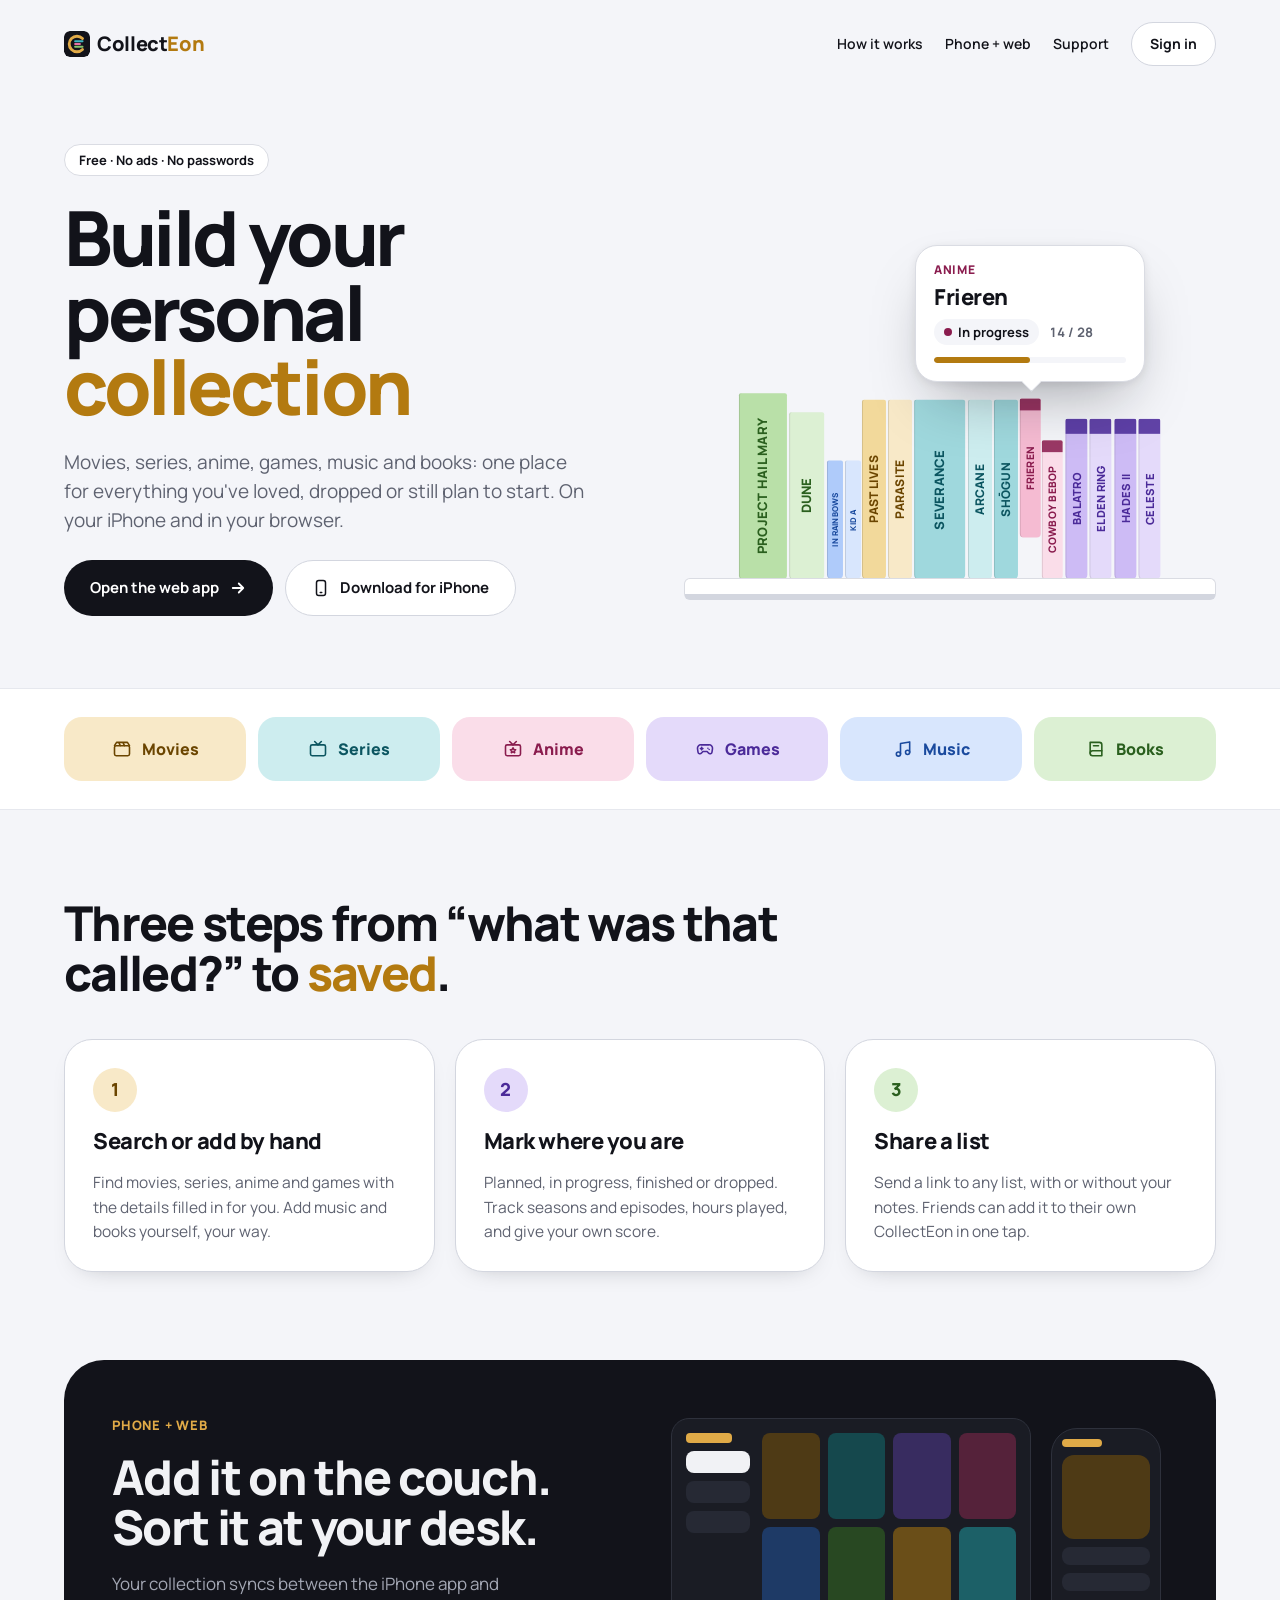
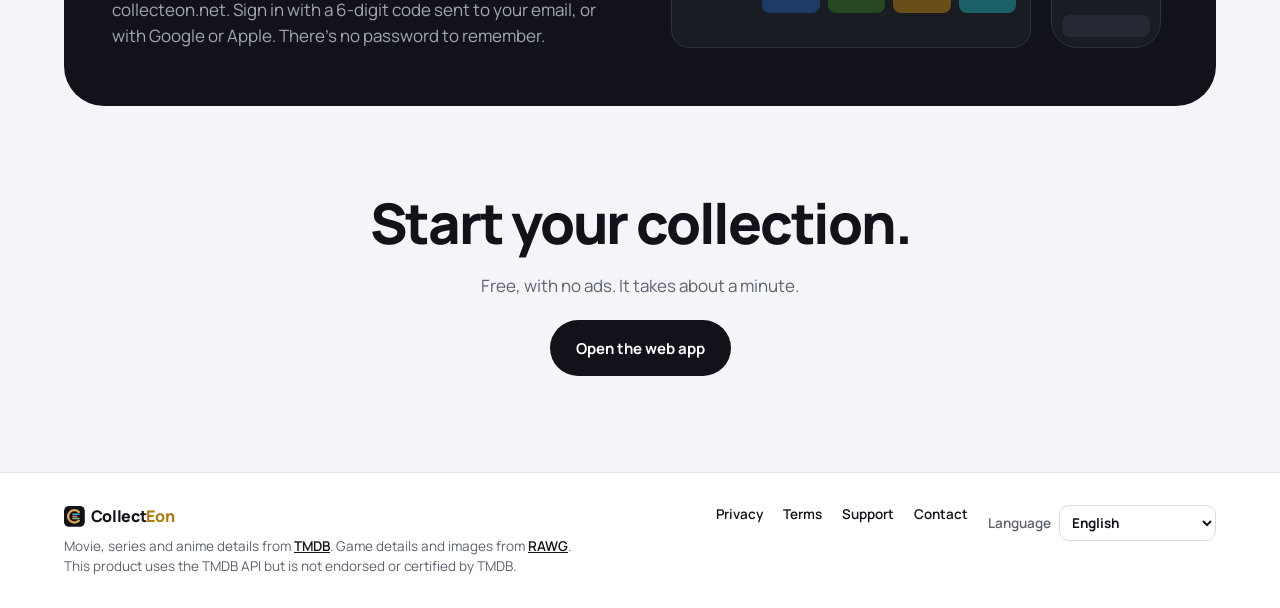
<file: index.html>
<!doctype html>
<html lang="en">
<head>
<meta charset="utf-8">
<link rel="icon" href="/favicon.svg" type="image/svg+xml">
<link rel="icon" href="/favicon.ico" sizes="any">
<link rel="apple-touch-icon" href="/apple-touch-icon.png">
<meta name="viewport" content="width=device-width, initial-scale=1, viewport-fit=cover">
<title>CollectEon · Build your personal collection</title>
<meta name="description" content="Track every movie, series, anime, game, album and book you love. Free, with no ads. On iPhone and in your browser.">
<meta name="theme-color" content="#F4F5F9" media="(prefers-color-scheme: light)">
<meta name="theme-color" content="#0E0F14" media="(prefers-color-scheme: dark)">
<meta property="og:title" content="CollectEon · Build your personal collection">
<meta property="og:description" content="Movies, series, anime, games, music and books in one place. Free, with no ads.">
<meta property="og:url" content="https://collecteon.net/">
<meta property="og:type" content="website">
<script>
/* People who already use CollectEon go straight to the app. Links meant for the app
   (shared-list imports, sign-in emails, Google/Apple sign-in) that arrive here are passed on too. */
(function(){
  try{
    var q = location.search, h = location.hash;
    var forApp = /[?&](import|code|token_hash|error|error_description)=/.test(q) || /(access_token|refresh_token|error)=/.test(h);
    var known = false;
    try{
      known = !!localStorage.getItem("sb-vyshzvrsitibscjfurth-auth-token") ||
              localStorage.getItem("ultimateCollection:entry") === "guest";
    }catch(e){}
    if(/[?&]about\b/.test(q)) known = false;   // collecteon.net/?about always shows this page
    if(forApp || known) location.replace("/app" + q + h);
  }catch(e){}
})();
</script>
<link rel="preload" href="/fonts/manrope-latin.woff2" as="font" type="font/woff2" crossorigin>
<link rel="stylesheet" href="/fonts/manrope.css">
<style>
:root{
  --bg:#F4F5F9; --surface:#FFFFFF; --ink:#12131A; --muted:#5E6270; --line:#DADCE3; --edge:#D3D6DF; --tab-border:#E6E8EE;
  --btn:#12131A; --on-btn:#FFFFFF; --accent:#B37A10;
  --shadow:0 10px 26px -18px rgba(18,19,26,0.35); --lift:0 30px 60px -20px rgba(15,18,22,0.35), 0 2px 10px rgba(15,18,22,0.08);
  --band:#12131A; --band-ink:#F1F2F5; --band-muted:#A3A7B4; --band-card:#1A1C24; --band-edge:#2E313C; --band-chip:#262934; --band-accent:#E0AA47;
  --movie-1:#F8E9C8; --movie-2:#F2D99B; --movie-d:#6B4500;
  --series-1:#CDEDEF; --series-2:#9FD8DD; --series-d:#0B5560;
  --anime-1:#FADDE9; --anime-2:#F5BBD2; --anime-d:#8A1C4E;
  --games-1:#E4DAFA; --games-2:#CDBBF5; --games-d:#4B2A99;
  --music-1:#D8E6FD; --music-2:#AFCBFA; --music-d:#1A4A9E;
  --books-1:#DCF0D3; --books-2:#B9E0A8; --books-d:#2A5F1E;
  color-scheme:light;
}
@media (prefers-color-scheme: dark){
  :root{
    --bg:#0E0F14; --surface:#1A1C24; --ink:#F1F2F5; --muted:#A3A7B4; --line:#2E313C; --edge:#3A3E4D; --tab-border:#262934;
    --btn:#F1F2F5; --on-btn:#12131A; --accent:#E0AA47;
    --shadow:0 10px 26px -18px rgba(0,0,0,0.7); --lift:0 30px 60px -20px rgba(0,0,0,0.7), 0 2px 10px rgba(0,0,0,0.3);
    --band:#1A1C24; --band-card:#12131A;
    --movie-1:#3A2C12; --movie-2:#4E3A15; --movie-d:#F2C36B;
    --series-1:#10363A; --series-2:#15484D; --series-d:#79D6DE;
    --anime-1:#3D1A2A; --anime-2:#55223A; --anime-d:#F5A6C8;
    --games-1:#2B2248; --games-2:#382C60; --games-d:#C2ADF7;
    --music-1:#172C4D; --music-2:#1E3A66; --music-d:#9DBFF8;
    --books-1:#1D3519; --books-2:#284822; --books-d:#A3DA8F;
    color-scheme:dark;
  }
}
*{box-sizing:border-box}
html{scroll-behavior:smooth}
body{margin:0;background:var(--bg);color:var(--ink);font-family:"Manrope",-apple-system,BlinkMacSystemFont,"Segoe UI",sans-serif;-webkit-font-smoothing:antialiased;line-height:1.4}
a{color:inherit;text-decoration:none}
:focus-visible{outline:2px solid var(--accent);outline-offset:3px;border-radius:6px}
.wrap{max-width:1200px;margin:0 auto;padding-left:24px;padding-right:24px}
.wordmark{font-size:20px;font-weight:800;letter-spacing:-0.02em}
.wordmark span{color:var(--accent)}

/* Header */
.top{display:flex;align-items:center;justify-content:space-between;gap:16px;padding-top:22px;padding-bottom:22px;flex-wrap:wrap}
.top nav{display:flex;align-items:center;gap:22px;flex-wrap:wrap;font-size:14px;font-weight:600}
.top nav a:not(.pill):hover{color:var(--muted)}
.pill{height:44px;padding:0 18px;border-radius:999px;border:1.5px solid var(--edge);background:var(--surface);display:inline-flex;align-items:center;font-weight:700}
.pill:hover{border-color:var(--ink)}

/* Buttons */
.btn{height:56px;padding:0 26px;border-radius:999px;font-size:15px;font-weight:700;display:inline-flex;align-items:center;gap:10px;transition:transform .15s ease}
.btn:active{transform:scale(.97)}
.btn svg{width:18px;height:18px;flex:0 0 auto}
.btn-primary{background:var(--btn);color:var(--on-btn)}
.btn-store{background:var(--surface);border:1.5px solid var(--edge);color:var(--ink)}
.btn-store:hover{border-color:var(--ink)}

/* Hero */
.hero{display:flex;flex-wrap:wrap;align-items:center;gap:48px;padding-top:56px;padding-bottom:72px}
.hero-text{flex:1 1 460px;display:flex;flex-direction:column;gap:24px;min-width:0}
.badge{align-self:flex-start;font-size:13px;font-weight:700;background:var(--surface);border:1.5px solid var(--line);border-radius:999px;padding:6px 14px}
h1{margin:0;font-size:clamp(46px, 7vw, 76px);font-weight:800;letter-spacing:-0.045em;line-height:0.98}
h1 span,.h2 span{color:var(--accent)}
.lead{margin:0;font-size:19px;line-height:1.55;color:var(--muted);max-width:520px}
.ctas{display:flex;flex-wrap:wrap;gap:12px}
/* Hero shelf: a sample shelf; hover or tap a spine to pull it out */
.shelf{flex:1 1 420px;height:440px;position:relative;min-width:0;-webkit-user-select:none;user-select:none;-webkit-tap-highlight-color:transparent}
.shelf-row{position:absolute;left:0;right:0;bottom:21px;display:flex;align-items:flex-end;justify-content:center;gap:2px}
.sp{position:relative;flex:0 0 auto;display:flex;align-items:center;justify-content:center;writing-mode:vertical-rl;transform:rotate(180deg);border-radius:4px 4px 2px 2px;box-shadow:inset -1px 0 0 rgba(0,0,0,.12);font-weight:800;text-transform:uppercase;letter-spacing:.02em;line-height:1;white-space:nowrap;overflow:hidden;padding:14px 0;cursor:pointer;transition:translate .6s cubic-bezier(.16,1,.3,1)}
.sp i{position:absolute;left:0;right:0;bottom:0;height:9%;background:currentColor;opacity:.85}
.sp:hover{translate:0 -6px}
.sp.on{translate:0 calc(var(--up) * -1)}
.plank{position:absolute;left:0;right:0;bottom:0;height:22px;background:var(--surface);border:1px solid var(--line);border-bottom:6px solid var(--edge);border-radius:6px;box-shadow:var(--shadow)}
.peek{position:absolute;top:0;left:0;z-index:2;width:230px;background:var(--surface);border:1px solid var(--line);border-radius:22px;box-shadow:var(--lift);padding:16px 18px 18px;pointer-events:none;transition:left .5s cubic-bezier(.16,1,.3,1),top .5s cubic-bezier(.16,1,.3,1)}
.peek::after{content:"";position:absolute;bottom:-8px;left:var(--ax,40px);width:14px;height:14px;background:var(--surface);border-right:1px solid var(--line);border-bottom:1px solid var(--line);transform:rotate(45deg);border-radius:2px}
.peek b{display:block;font-size:12px;font-weight:800;letter-spacing:.06em;color:var(--pk)}
.peek i{display:block;font-style:normal;font-size:22px;font-weight:800;letter-spacing:-0.02em;line-height:1.1;margin:6px 0 10px;overflow:hidden;text-overflow:ellipsis;white-space:nowrap}
.peek .st{display:flex;align-items:center;gap:10px;font-size:13px;font-weight:700;color:var(--muted);font-variant-numeric:tabular-nums}
.peek .st span{display:inline-flex;align-items:center;gap:6px;background:var(--bg);color:var(--ink);border-radius:999px;padding:4px 10px}
.peek .st em{font-style:normal}
.peek .st span::before{content:"";width:8px;height:8px;border-radius:50%;background:var(--pk)}
.peek .bar{height:6px;border-radius:3px;background:var(--bg);margin-top:12px;overflow:hidden}
.peek .bar s{display:block;height:100%;background:var(--accent);border-radius:3px;transition:width .6s cubic-bezier(.16,1,.3,1)}

/* Category strip */
.strip{background:var(--surface);border-top:1px solid var(--tab-border);border-bottom:1px solid var(--tab-border)}
.strip .wrap{padding-top:28px;padding-bottom:28px;display:grid;grid-template-columns:repeat(auto-fit,minmax(150px,1fr));gap:12px}
.cat{height:64px;border-radius:18px;display:flex;align-items:center;justify-content:center;gap:10px;font-size:16px;font-weight:800}
.cat svg{width:20px;height:20px}
.k-movie{background:var(--movie-1);color:var(--movie-d)} .k-series{background:var(--series-1);color:var(--series-d)}
.k-anime{background:var(--anime-1);color:var(--anime-d)} .k-games{background:var(--games-1);color:var(--games-d)}
.k-music{background:var(--music-1);color:var(--music-d)} .k-books{background:var(--books-1);color:var(--books-d)}

/* How it works */
.how{padding-top:88px;padding-bottom:40px;display:flex;flex-direction:column;gap:40px}
.h2{margin:0;font-size:clamp(34px, 5vw, 48px);font-weight:800;letter-spacing:-0.035em;line-height:1.05;max-width:720px}
.steps{display:grid;grid-template-columns:repeat(auto-fit,minmax(260px,1fr));gap:20px}
.step{background:var(--surface);border:1px solid var(--edge);border-radius:28px;padding:28px;display:flex;flex-direction:column;gap:14px;box-shadow:var(--shadow)}
.num{width:44px;height:44px;border-radius:50%;display:flex;align-items:center;justify-content:center;font-size:18px;font-weight:800}
.step h3{margin:0;font-size:22px;font-weight:800;letter-spacing:-0.02em}
.step p{margin:0;font-size:15.5px;line-height:1.55;color:var(--muted)}

/* Phone + web */
.sync{padding-top:48px;padding-bottom:88px}
.band{background:var(--band);color:var(--band-ink);border-radius:40px;padding:clamp(32px, 5vw, 56px) clamp(24px, 4vw, 48px);display:flex;flex-wrap:wrap;align-items:center;gap:48px}
@media (prefers-color-scheme: dark){ .band{border:1px solid var(--line)} }
.band-text{flex:1 1 380px;display:flex;flex-direction:column;gap:18px;min-width:0}
.eyebrow{font-size:13px;font-weight:800;letter-spacing:.06em;color:var(--band-accent)}
.band .h2{color:var(--band-ink)}
.band p{margin:0;font-size:17px;line-height:1.55;color:var(--band-muted)}
.devices{flex:1 1 380px;display:flex;align-items:flex-end;justify-content:center;gap:20px;min-width:0}
.laptop{flex:1 1 300px;max-width:360px;height:230px;border-radius:18px;background:var(--band-card);border:1px solid var(--band-edge);padding:14px;display:flex;gap:12px}
.laptop .side{width:64px;display:flex;flex-direction:column;gap:8px;flex:0 0 auto}
.laptop .grid{flex:1;display:grid;grid-template-columns:repeat(4,minmax(0,1fr));gap:8px;align-content:start}
.ln{height:22px;border-radius:8px;background:var(--band-chip)}
.ln.on{background:var(--band-ink)}
.mark{height:10px;width:46px;border-radius:4px;background:var(--band-accent)}
.cv{aspect-ratio:2/3;border-radius:8px}
.phone{width:110px;height:220px;border-radius:26px;background:var(--band-card);border:1px solid var(--band-edge);padding:10px;display:flex;flex-direction:column;gap:8px;flex:0 0 auto}
.phone .big{height:84px;border-radius:12px}
.d1{background:#4E3A15}.d2{background:#15484D}.d3{background:#382C60}.d4{background:#55223A}.d5{background:#1E3A66}.d6{background:#284822}.d7{background:#6A4E18}.d8{background:#1C6067}

/* Final call */
.final{padding-bottom:96px;display:flex;flex-direction:column;align-items:center;gap:22px;text-align:center}
.final .h2{font-size:clamp(38px, 6vw, 56px);letter-spacing:-0.04em;max-width:none}
.final p{margin:0;font-size:17px;color:var(--muted)}

/* Footer */
footer{border-top:1px solid var(--tab-border);background:var(--surface)}
footer .wrap{padding-top:32px;padding-bottom:32px;display:flex;flex-wrap:wrap;justify-content:space-between;gap:24px;font-size:13.5px}
.credit{margin:8px 0 0;max-width:520px;color:var(--muted);line-height:1.5}
.credit a{text-decoration:underline;font-weight:600;color:var(--ink)}
.links{display:flex;gap:20px;flex-wrap:wrap;align-items:flex-start;font-weight:600}
.links a:hover{color:var(--muted)}
.lang{display:flex;align-items:center;gap:8px;color:var(--muted);font-weight:600}
.lang select{font:inherit;font-weight:700;color:var(--ink);height:36px;border-radius:10px;border:1.5px solid var(--line);background:var(--surface);padding:0 8px}

@media (max-width:640px){
  .top nav .hide-s{display:none}
  .hero{padding-top:28px;gap:36px}
  .ctas .btn{width:100%;justify-content:center}
  .shelf{height:330px;flex-basis:100%}
  .peek{width:200px;padding:12px 14px 14px;border-radius:18px}
  .peek i{font-size:18px;margin:4px 0 8px}
  .devices{gap:12px}
  .laptop{height:190px}
}
@media (prefers-reduced-motion:reduce){*{transition:none!important;scroll-behavior:auto!important}}
.wm-mark{display:inline-block;width:1.3em;height:1.3em;vertical-align:-0.3em;margin-right:.36em;border-radius:22%}
</style>
</head>
<body>

<header class="wrap top">
  <a class="wordmark" href="/?about" aria-label="CollectEon home"><svg class="wm-mark" viewBox="0 0 100 100" aria-hidden="true" focusable="false"><rect width="100" height="100" rx="22.4" fill="#12131A"/><path d="M71.2 28.8A30 30 0 1 0 71.2 71.2" fill="none" stroke="#E0AA47" stroke-width="11" stroke-linecap="round"/><rect x="39" y="36" width="36" height="7" rx="3.5" fill="#3FB6C2"/><rect x="39" y="46.5" width="26" height="7" rx="3.5" fill="#E86FA5"/><rect x="39" y="57" width="36" height="7" rx="3.5" fill="#86C46F"/></svg>Collect<span>Eon</span></a>
  <nav aria-label="Site">
    <a class="hide-s" href="#how" data-t="How it works">How it works</a>
    <a class="hide-s" href="#sync" data-t="Phone + web">Phone + web</a>
    <a class="hide-s" href="/support" data-t="Support">Support</a>
    <a class="pill" href="/app" data-t="Sign in">Sign in</a>
  </nav>
</header>

<main>
  <section class="wrap hero">
    <div class="hero-text">
      <span class="badge" data-t="Free · No ads · No passwords">Free · No ads · No passwords</span>
      <h1 data-th="Build your personal <span>collection</span>">Build your personal <span>collection</span></h1>
      <p class="lead" data-t="lead">Movies, series, anime, games, music and books: one place for everything you've loved, dropped or still plan to start. On your iPhone and in your browser.</p>
      <div class="ctas">
        <a class="btn btn-primary" href="/app"><span data-t="Open the web app">Open the web app</span>
          <svg viewBox="0 0 24 24" fill="none" stroke="currentColor" stroke-width="2.4" stroke-linecap="round" stroke-linejoin="round" aria-hidden="true"><path d="M5 12h14M13 6l6 6-6 6"/></svg></a>
        <a class="btn btn-store" href="https://apps.apple.com/app/collecteon/id6825424432" target="_blank" rel="noopener">
          <svg viewBox="0 0 24 24" fill="none" stroke="currentColor" stroke-width="2" stroke-linecap="round" stroke-linejoin="round" aria-hidden="true"><rect x="6" y="2" width="12" height="20" rx="3"/><path d="M11 18h2"/></svg><span data-t="Download for iPhone">Download for iPhone</span></a>
      </div>
    </div>
    <div class="shelf" id="shelf" aria-hidden="true">
      <div class="peek" id="peek"><b></b><i></i><div class="st"><span></span><em></em></div><div class="bar"><s></s></div></div>
      <div class="shelf-row" id="shelf-row"></div>
      <div class="plank"></div>
    </div>
  </section>

  <section class="strip" aria-label="What you can collect" data-ta="What you can collect">
    <ul class="wrap" style="list-style:none;margin:0 auto">
      <li class="cat k-movie"><svg viewBox="0 0 24 24" fill="none" stroke="currentColor" stroke-width="1.9" stroke-linecap="round" stroke-linejoin="round" aria-hidden="true"><rect x="3" y="8" width="18" height="12" rx="2"/><path d="M3 8l2.5-4h13L21 8M8 4l2 4M13 4l2 4"/></svg><span data-t="Movies">Movies</span></li>
      <li class="cat k-series"><svg viewBox="0 0 24 24" fill="none" stroke="currentColor" stroke-width="1.9" stroke-linecap="round" stroke-linejoin="round" aria-hidden="true"><rect x="3" y="7" width="18" height="13" rx="2"/><path d="M8 3l4 4 4-4"/></svg><span data-t="Series">Series</span></li>
      <li class="cat k-anime"><svg viewBox="0 0 24 24" fill="none" stroke="currentColor" stroke-width="1.9" stroke-linecap="round" stroke-linejoin="round" aria-hidden="true"><rect x="3" y="7" width="18" height="13" rx="2"/><path d="M8 3l4 4 4-4"/><path d="M12 10.5l1 2 2.2.3-1.6 1.5.4 2.2-2-1-2 1 .4-2.2-1.6-1.5 2.2-.3z"/></svg><span data-t="Anime">Anime</span></li>
      <li class="cat k-games"><svg viewBox="0 0 24 24" fill="none" stroke="currentColor" stroke-width="1.9" stroke-linecap="round" stroke-linejoin="round" aria-hidden="true"><path d="M7 7h10a4 4 0 0 1 4 4.5l-.6 4.2a2.4 2.4 0 0 1-4.2 1.2L14.5 15h-5l-1.7 1.9a2.4 2.4 0 0 1-4.2-1.2L3 11.5A4 4 0 0 1 7 7z"/><path d="M8 10v3M6.5 11.5h3M15.5 11h.01M17 12.5h.01"/></svg><span data-t="Games">Games</span></li>
      <li class="cat k-music"><svg viewBox="0 0 24 24" fill="none" stroke="currentColor" stroke-width="1.9" stroke-linecap="round" stroke-linejoin="round" aria-hidden="true"><path d="M9 18V5.5l11-2V16"/><circle cx="6.5" cy="18" r="2.5"/><circle cx="17.5" cy="16" r="2.5"/></svg><span data-t="Music">Music</span></li>
      <li class="cat k-books"><svg viewBox="0 0 24 24" fill="none" stroke="currentColor" stroke-width="1.9" stroke-linecap="round" stroke-linejoin="round" aria-hidden="true"><path d="M5 4h11a3 3 0 0 1 3 3v13H8a3 3 0 0 1-3-3z"/><path d="M5 17a3 3 0 0 1 3-3h11M9 8h6"/></svg><span data-t="Books">Books</span></li>
    </ul>
  </section>

  <section class="wrap how" id="how">
    <h2 class="h2" data-th="three">Three steps from “what was that called?” to <span>saved</span>.</h2>
    <div class="steps">
      <article class="step">
        <span class="num k-movie">1</span>
        <h3 data-t="Search or add by hand">Search or add by hand</h3>
        <p data-t="step1">Find movies, series, anime and games with the details filled in for you. Add music and books yourself, your way.</p>
      </article>
      <article class="step">
        <span class="num k-games">2</span>
        <h3 data-t="Mark where you are">Mark where you are</h3>
        <p data-t="step2">Planned, in progress, finished or dropped. Track seasons and episodes, hours played, and give your own score.</p>
      </article>
      <article class="step">
        <span class="num k-books">3</span>
        <h3 data-t="Share a list">Share a list</h3>
        <p data-t="step3">Send a link to any list, with or without your notes. Friends can add it to their own CollectEon in one tap.</p>
      </article>
    </div>
  </section>

  <section class="wrap sync" id="sync">
    <div class="band">
      <div class="band-text">
        <span class="eyebrow" data-t="PHONE + WEB">PHONE + WEB</span>
        <h2 class="h2" data-t="couch">Add it on the couch. Sort it at your desk.</h2>
        <p data-t="sync">Your collection syncs between the iPhone app and collecteon.net. Sign in with a 6-digit code sent to your email, or with Google or Apple. There's no password to remember.</p>
      </div>
      <div class="devices" aria-hidden="true">
        <div class="laptop">
          <div class="side"><span class="mark"></span><span class="ln on"></span><span class="ln"></span><span class="ln"></span></div>
          <div class="grid">
            <span class="cv d1"></span><span class="cv d2"></span><span class="cv d3"></span><span class="cv d4"></span>
            <span class="cv d5"></span><span class="cv d6"></span><span class="cv d7"></span><span class="cv d8"></span>
          </div>
        </div>
        <div class="phone"><span class="mark" style="width:40px;height:8px"></span><span class="big d1"></span><span class="ln" style="height:18px"></span><span class="ln" style="height:18px"></span><span class="ln" style="margin-top:auto"></span></div>
      </div>
    </div>
  </section>

  <section class="wrap final">
    <h2 class="h2" data-t="Start your collection.">Start your collection.</h2>
    <p data-t="minute">Free, with no ads. It takes about a minute.</p>
    <a class="btn btn-primary" href="/app" data-t="Open the web app">Open the web app</a>
  </section>
</main>

<footer>
  <div class="wrap">
    <div>
      <div class="wordmark" style="font-size:16px"><svg class="wm-mark" viewBox="0 0 100 100" aria-hidden="true" focusable="false"><rect width="100" height="100" rx="22.4" fill="#12131A"/><path d="M71.2 28.8A30 30 0 1 0 71.2 71.2" fill="none" stroke="#E0AA47" stroke-width="11" stroke-linecap="round"/><rect x="39" y="36" width="36" height="7" rx="3.5" fill="#3FB6C2"/><rect x="39" y="46.5" width="26" height="7" rx="3.5" fill="#E86FA5"/><rect x="39" y="57" width="36" height="7" rx="3.5" fill="#86C46F"/></svg>Collect<span>Eon</span></div>
      <p class="credit" data-th="credit">Movie, series and anime details from <a href="https://www.themoviedb.org" target="_blank" rel="noopener">TMDB</a>. Game details and images from <a href="https://rawg.io" target="_blank" rel="noopener">RAWG</a>. This product uses the TMDB API but is not endorsed or certified by TMDB.</p>
    </div>
    <nav class="links" aria-label="Legal and help">
      <a href="/privacy" data-t="Privacy">Privacy</a>
      <a href="/terms" data-t="Terms">Terms</a>
      <a href="/support" data-t="Support">Support</a>
      <a href="mailto:supportcollecteon@gmail.com" data-t="Contact">Contact</a>
      <label class="lang"><span id="lang-label">Language</span>
        <select id="lang-select"></select></label>
    </nav>
  </div>
</footer>
<script>
/* Landing page translations. English is in the page itself. The language is shared with the app
   (same saved setting), picked from ?lang=, then the saved choice, then the browser's languages. */
(function(){
  var LANG_KEY = "ultimateCollection:lang";
  var NAMES = { en: "English", uk: "Українська", fr: "Français", de: "Deutsch", pt: "Português (Brasil)", es: "Español" };
  var HTML_LANG = { en: "en", uk: "uk", fr: "fr", de: "de", pt: "pt-BR", es: "es" };
  var T = {
    uk: {
      "title": "CollectEon · Створіть свою особисту колекцію",
      "description": "Відстежуйте всі фільми, серіали, аніме, ігри, альбоми й книжки, які ви любите. Безкоштовно і без реклами. На iPhone і в браузері.",
      "How it works": "Як це працює", "Phone + web": "Телефон + веб", "Support": "Підтримка", "Sign in": "Увійти",
      "Free · No ads · No passwords": "Безкоштовно · Без реклами · Без паролів",
      "Build your personal <span>collection</span>": "Створіть свою особисту <span>колекцію</span>",
      "lead": "Фільми, серіали, аніме, ігри, музика й книжки: одне місце для всього, що ви полюбили, кинули чи тільки плануєте почати. На вашому iPhone і в браузері.",
      "Open the web app": "Відкрити вебзастосунок", "Download for iPhone": "Завантажити для iPhone",
      "BOOKS": "КНИЖКИ", "MUSIC": "МУЗИКА", "ANIME": "АНІМЕ", "GAMES": "ІГРИ", "SERIES": "СЕРІАЛИ", "MOVIES": "ФІЛЬМИ",
      "What you can collect": "Що можна збирати",
      "Planned": "Заплановано", "In progress": "У процесі", "Watched": "Переглянуто", "Completed": "Пройдено", "Dropped": "Покинуто",
      "Movies": "Фільми", "Series": "Серіали", "Anime": "Аніме", "Games": "Ігри", "Music": "Музика", "Books": "Книжки",
      "three": "Три кроки від «як же воно називалося?» до <span>збереженого</span>.",
      "Search or add by hand": "Знайдіть або додайте вручну",
      "step1": "Знаходьте фільми, серіали, аніме й ігри, а подробиці заповняться самі. Музику й книжки додавайте самостійно, як вам зручно.",
      "Mark where you are": "Позначайте, де ви зараз",
      "step2": "Заплановано, у процесі, завершено чи покинуто. Відстежуйте сезони й серії, години в грі та ставте власну оцінку.",
      "Share a list": "Діліться списками",
      "step3": "Надішліть посилання на будь-який список, з вашими нотатками чи без них. Друзі можуть додати його до свого CollectEon одним дотиком.",
      "PHONE + WEB": "ТЕЛЕФОН + ВЕБ",
      "couch": "Додайте на дивані. Впорядкуйте за столом.",
      "sync": "Ваша колекція синхронізується між застосунком для iPhone і collecteon.net. Входьте за 6-значним кодом з пошти або через Google чи Apple. Жодних паролів, які треба пам’ятати.",
      "Start your collection.": "Почніть свою колекцію.",
      "minute": "Безкоштовно і без реклами. Займе близько хвилини.",
      "credit": "Інформація про фільми, серіали й аніме — з <a href=\"https://www.themoviedb.org\" target=\"_blank\" rel=\"noopener\">TMDB</a>. Інформація та зображення ігор — з <a href=\"https://rawg.io\" target=\"_blank\" rel=\"noopener\">RAWG</a>. Цей продукт використовує API TMDB, але не схвалений і не сертифікований TMDB.",
      "Privacy": "Конфіденційність", "Terms": "Умови", "Contact": "Зв’язатися", "Language": "Мова"
    },
    fr: {
      "title": "CollectEon · Créez votre propre collection",
      "description": "Suivez tous les films, séries, animés, jeux, albums et livres que vous aimez. Gratuit et sans publicité. Sur iPhone et dans votre navigateur.",
      "How it works": "Comment ça marche", "Phone + web": "Téléphone + web", "Support": "Assistance", "Sign in": "Se connecter",
      "Free · No ads · No passwords": "Gratuit · Sans pub · Sans mot de passe",
      "Build your personal <span>collection</span>": "Créez votre <span>propre collection</span>",
      "lead": "Films, séries, animés, jeux, musique et livres : un seul endroit pour tout ce que vous avez aimé, abandonné ou prévu de commencer. Sur votre iPhone et dans votre navigateur.",
      "Open the web app": "Ouvrir l’app web", "Download for iPhone": "Télécharger pour iPhone",
      "BOOKS": "LIVRES", "MUSIC": "MUSIQUE", "ANIME": "ANIMÉS", "GAMES": "JEUX", "SERIES": "SÉRIES", "MOVIES": "FILMS",
      "What you can collect": "Ce que vous pouvez collectionner",
      "Planned": "Prévu", "In progress": "En cours", "Watched": "Vu", "Completed": "Terminé", "Dropped": "Abandonné",
      "Movies": "Films", "Series": "Séries", "Anime": "Animés", "Games": "Jeux", "Music": "Musique", "Books": "Livres",
      "three": "Trois étapes entre « comment ça s’appelait déjà ? » et <span>enregistré</span>.",
      "Search or add by hand": "Cherchez ou ajoutez à la main",
      "step1": "Trouvez films, séries, animés et jeux, et les détails se remplissent tout seuls. Ajoutez la musique et les livres vous-même, à votre façon.",
      "Mark where you are": "Indiquez où vous en êtes",
      "step2": "Prévu, en cours, terminé ou abandonné. Suivez les saisons et les épisodes, les heures de jeu, et donnez votre propre note.",
      "Share a list": "Partagez une liste",
      "step3": "Envoyez un lien vers n’importe quelle liste, avec ou sans vos notes. Vos amis peuvent l’ajouter à leur CollectEon en un geste.",
      "PHONE + WEB": "TÉLÉPHONE + WEB",
      "couch": "Ajoutez depuis le canapé. Rangez depuis votre bureau.",
      "sync": "Votre collection se synchronise entre l’app iPhone et collecteon.net. Connectez-vous avec un code à 6 chiffres envoyé par e-mail, ou avec Google ou Apple. Aucun mot de passe à retenir.",
      "Start your collection.": "Commencez votre collection.",
      "minute": "Gratuit et sans publicité. Ça prend environ une minute.",
      "credit": "Détails des films, séries et animés fournis par <a href=\"https://www.themoviedb.org\" target=\"_blank\" rel=\"noopener\">TMDB</a>. Détails et images des jeux fournis par <a href=\"https://rawg.io\" target=\"_blank\" rel=\"noopener\">RAWG</a>. Ce produit utilise l’API de TMDB mais n’est ni approuvé ni certifié par TMDB.",
      "Privacy": "Confidentialité", "Terms": "Conditions", "Contact": "Contact", "Language": "Langue"
    },
    de: {
      "title": "CollectEon · Bau dir deine eigene Sammlung",
      "description": "Behalte alle Filme, Serien, Animes, Spiele, Alben und Bücher im Blick, die du liebst. Kostenlos und ohne Werbung. Auf dem iPhone und im Browser.",
      "How it works": "So funktioniert’s", "Phone + web": "Handy + Web", "Support": "Support", "Sign in": "Anmelden",
      "Free · No ads · No passwords": "Kostenlos · Keine Werbung · Keine Passwörter",
      "Build your personal <span>collection</span>": "Bau dir deine eigene <span>Sammlung</span>",
      "lead": "Filme, Serien, Animes, Spiele, Musik und Bücher: ein Ort für alles, was du geliebt, abgebrochen oder noch vor dir hast. Auf deinem iPhone und im Browser.",
      "Open the web app": "Web-App öffnen", "Download for iPhone": "Für iPhone laden",
      "BOOKS": "BÜCHER", "MUSIC": "MUSIK", "ANIME": "ANIME", "GAMES": "SPIELE", "SERIES": "SERIEN", "MOVIES": "FILME",
      "What you can collect": "Was du sammeln kannst",
      "Planned": "Geplant", "In progress": "In Arbeit", "Watched": "Gesehen", "Completed": "Durchgespielt", "Dropped": "Abgebrochen",
      "Movies": "Filme", "Series": "Serien", "Anime": "Anime", "Games": "Spiele", "Music": "Musik", "Books": "Bücher",
      "three": "Drei Schritte von „Wie hieß das noch mal?“ bis <span>gespeichert</span>.",
      "Search or add by hand": "Suchen oder selbst eintragen",
      "step1": "Finde Filme, Serien, Animes und Spiele, und die Details werden für dich ausgefüllt. Musik und Bücher trägst du selbst ein, ganz wie du willst.",
      "Mark where you are": "Halte fest, wo du stehst",
      "step2": "Geplant, in Arbeit, fertig oder abgebrochen. Verfolge Staffeln und Folgen, gespielte Stunden und vergib deine eigene Bewertung.",
      "Share a list": "Teile eine Liste",
      "step3": "Schick einen Link zu jeder Liste, mit oder ohne deine Notizen. Freunde können sie mit einem Tipp in ihr eigenes CollectEon übernehmen.",
      "PHONE + WEB": "HANDY + WEB",
      "couch": "Auf dem Sofa hinzufügen. Am Schreibtisch sortieren.",
      "sync": "Deine Sammlung wird zwischen der iPhone-App und collecteon.net synchronisiert. Melde dich mit einem 6-stelligen Code per E-Mail an, oder mit Google oder Apple. Kein Passwort, das du dir merken musst.",
      "Start your collection.": "Starte deine Sammlung.",
      "minute": "Kostenlos und ohne Werbung. Dauert etwa eine Minute.",
      "credit": "Details zu Filmen, Serien und Animes von <a href=\"https://www.themoviedb.org\" target=\"_blank\" rel=\"noopener\">TMDB</a>. Spieldetails und Bilder von <a href=\"https://rawg.io\" target=\"_blank\" rel=\"noopener\">RAWG</a>. Dieses Produkt nutzt die TMDB-API, ist aber nicht von TMDB unterstützt oder zertifiziert.",
      "Privacy": "Datenschutz", "Terms": "Nutzungsbedingungen", "Contact": "Kontakt", "Language": "Sprache"
    },
    pt: {
      "title": "CollectEon · Monte sua própria coleção",
      "description": "Acompanhe todos os filmes, séries, animes, jogos, álbuns e livros que você ama. Grátis e sem anúncios. No iPhone e no navegador.",
      "How it works": "Como funciona", "Phone + web": "Celular + web", "Support": "Suporte", "Sign in": "Entrar",
      "Free · No ads · No passwords": "Grátis · Sem anúncios · Sem senhas",
      "Build your personal <span>collection</span>": "Monte sua <span>própria coleção</span>",
      "lead": "Filmes, séries, animes, jogos, música e livros: um só lugar para tudo o que você amou, largou ou ainda pretende começar. No seu iPhone e no navegador.",
      "Open the web app": "Abrir o app web", "Download for iPhone": "Baixar para iPhone",
      "BOOKS": "LIVROS", "MUSIC": "MÚSICA", "ANIME": "ANIMES", "GAMES": "JOGOS", "SERIES": "SÉRIES", "MOVIES": "FILMES",
      "What you can collect": "O que você pode colecionar",
      "Planned": "Planejado", "In progress": "Em andamento", "Watched": "Assistido", "Completed": "Concluído", "Dropped": "Abandonado",
      "Movies": "Filmes", "Series": "Séries", "Anime": "Animes", "Games": "Jogos", "Music": "Música", "Books": "Livros",
      "three": "Três passos entre “como era mesmo o nome?” e <span>salvo</span>.",
      "Search or add by hand": "Pesquise ou adicione à mão",
      "step1": "Encontre filmes, séries, animes e jogos, e os detalhes são preenchidos para você. Adicione música e livros você mesmo, do seu jeito.",
      "Mark where you are": "Marque onde você está",
      "step2": "Planejado, em andamento, concluído ou abandonado. Acompanhe temporadas e episódios, horas jogadas, e dê sua própria nota.",
      "Share a list": "Compartilhe uma lista",
      "step3": "Envie um link de qualquer lista, com ou sem suas anotações. Seus amigos podem adicioná-la ao próprio CollectEon com um toque.",
      "PHONE + WEB": "CELULAR + WEB",
      "couch": "Adicione no sofá. Organize na mesa.",
      "sync": "Sua coleção é sincronizada entre o app para iPhone e collecteon.net. Entre com um código de 6 dígitos enviado ao seu e-mail, ou com Google ou Apple. Nenhuma senha para lembrar.",
      "Start your collection.": "Comece sua coleção.",
      "minute": "Grátis e sem anúncios. Leva cerca de um minuto.",
      "credit": "Detalhes de filmes, séries e animes do <a href=\"https://www.themoviedb.org\" target=\"_blank\" rel=\"noopener\">TMDB</a>. Detalhes e imagens de jogos do <a href=\"https://rawg.io\" target=\"_blank\" rel=\"noopener\">RAWG</a>. Este produto usa a API do TMDB, mas não é endossado nem certificado pelo TMDB.",
      "Privacy": "Privacidade", "Terms": "Termos", "Contact": "Contato", "Language": "Idioma"
    },
    es: {
      "title": "CollectEon · Crea tu propia colección",
      "description": "Lleva el control de todas las películas, series, anime, juegos, álbumes y libros que te gustan. Gratis y sin anuncios. En iPhone y en tu navegador.",
      "How it works": "Cómo funciona", "Phone + web": "Móvil + web", "Support": "Ayuda", "Sign in": "Iniciar sesión",
      "Free · No ads · No passwords": "Gratis · Sin anuncios · Sin contraseñas",
      "Build your personal <span>collection</span>": "Crea tu <span>propia colección</span>",
      "lead": "Películas, series, anime, juegos, música y libros: un solo lugar para todo lo que te encantó, dejaste a medias o aún quieres empezar. En tu iPhone y en tu navegador.",
      "Open the web app": "Abrir la app web", "Download for iPhone": "Descargar para iPhone",
      "BOOKS": "LIBROS", "MUSIC": "MÚSICA", "ANIME": "ANIME", "GAMES": "JUEGOS", "SERIES": "SERIES", "MOVIES": "PELÍCULAS",
      "What you can collect": "Qué puedes coleccionar",
      "Planned": "Pendiente", "In progress": "En curso", "Watched": "Visto", "Completed": "Completado", "Dropped": "Abandonado",
      "Movies": "Películas", "Series": "Series", "Anime": "Anime", "Games": "Juegos", "Music": "Música", "Books": "Libros",
      "three": "Tres pasos desde «¿cómo se llamaba?» hasta <span>guardado</span>.",
      "Search or add by hand": "Busca o añade a mano",
      "step1": "Encuentra películas, series, anime y juegos, y los detalles se rellenan solos. Añade la música y los libros tú mismo, a tu manera.",
      "Mark where you are": "Marca por dónde vas",
      "step2": "Pendiente, en curso, terminado o abandonado. Sigue temporadas y episodios, horas jugadas, y pon tu propia nota.",
      "Share a list": "Comparte una lista",
      "step3": "Envía un enlace a cualquier lista, con o sin tus notas. Tus amigos pueden añadirla a su propio CollectEon con un toque.",
      "PHONE + WEB": "MÓVIL + WEB",
      "couch": "Añádelo desde el sofá. Ordénalo desde tu escritorio.",
      "sync": "Tu colección se sincroniza entre la app para iPhone y collecteon.net. Inicia sesión con un código de 6 dígitos que te llega por correo, o con Google o Apple. Sin contraseñas que recordar.",
      "Start your collection.": "Empieza tu colección.",
      "minute": "Gratis y sin anuncios. Te lleva un minuto.",
      "credit": "Detalles de películas, series y anime de <a href=\"https://www.themoviedb.org\" target=\"_blank\" rel=\"noopener\">TMDB</a>. Detalles e imágenes de juegos de <a href=\"https://rawg.io\" target=\"_blank\" rel=\"noopener\">RAWG</a>. Este producto usa la API de TMDB, pero no está respaldado ni certificado por TMDB.",
      "Privacy": "Privacidad", "Terms": "Condiciones", "Contact": "Contacto", "Language": "Idioma"
    }
  };
  function pick(){
    try{ var q = new URLSearchParams(location.search).get("lang"); if(q && NAMES[q]){ try{ localStorage.setItem(LANG_KEY, q); }catch(e){} return q; } }catch(e){}
    try{ var s = localStorage.getItem(LANG_KEY); if(s && NAMES[s]) return s; }catch(e){}
    var list = (navigator.languages && navigator.languages.length ? navigator.languages : [navigator.language || "en"]);
    for(var i = 0; i < list.length; i++){ var b = String(list[i] || "").toLowerCase().slice(0, 2); if(NAMES[b]) return b; }
    return "en";
  }
  var lang = pick(), d = T[lang];
  window.CE_LANDING_T = d || {};
  document.documentElement.lang = HTML_LANG[lang];
  if(d){
    document.title = d.title;
    var md = document.querySelector('meta[name="description"]'); if(md) md.setAttribute("content", d.description);
    Array.prototype.forEach.call(document.querySelectorAll("[data-t]"), function(el){ var v = d[el.getAttribute("data-t")]; if(v) el.textContent = v; });
    Array.prototype.forEach.call(document.querySelectorAll("[data-th]"), function(el){ var v = d[el.getAttribute("data-th")]; if(v) el.innerHTML = v; });
    Array.prototype.forEach.call(document.querySelectorAll("[data-ta]"), function(el){ var v = d[el.getAttribute("data-ta")]; if(v) el.setAttribute("aria-label", v); });
  }
  var sel = document.getElementById("lang-select");
  if(sel){
    Object.keys(NAMES).forEach(function(k){ var o = document.createElement("option"); o.value = k; o.textContent = NAMES[k]; if(k === lang) o.selected = true; sel.appendChild(o); });
    var lab = document.getElementById("lang-label"); if(lab && d) lab.textContent = d.Language;
    sel.addEventListener("change", function(){
      try{ localStorage.setItem(LANG_KEY, sel.value); }catch(e){}
      var u = new URL(location.href); u.searchParams.delete("lang"); location.replace(u.pathname + u.search + u.hash);
    });
  }
})();
</script>
<script>
/* Hero shelf: a sample shelf drawn from data. Hovering (mouse) or tapping a spine pulls it out and
   shows its card. Titles are names that stay the same in every language; labels come from the translations above. */
(function(){
  var shelf = document.getElementById("shelf"), row = document.getElementById("shelf-row"), peek = document.getElementById("peek");
  if(!shelf || !row || !peek) return;
  var T = window.CE_LANDING_T || {}, tr = function(k){ return T[k] || k; };
  // format: [height mm, thickness mm]
  var F = { book:[198,30], pb:[178,22], cd:[125,10], dvd:[190,15], box:[190,32], bd:[148,13], game:[170,14] };
  var CAT = { books:"BOOKS", music:"MUSIC", movie:"MOVIES", series:"SERIES", anime:"ANIME", games:"GAMES" };
  // title, category, format, shade (1 light / 2 deeper), status, done, total
  var S = [
    ["Project Hail Mary","books","book",2,"In progress",212,476],
    ["Dune","books","pb",1,"Planned"],
    ["In Rainbows","music","cd",2,"Planned"],
    ["Kid A","music","cd",1,"Planned"],
    ["Past Lives","movie","dvd",2,"Watched"],
    ["Parasite","movie","dvd",1,"Watched"],
    ["Severance","series","box",2,"In progress",6,10],
    ["Arcane","series","dvd",1,"Watched"],
    ["Shōgun","series","dvd",2,"Planned"],
    ["Frieren","anime","bd",2,"In progress",14,28],
    ["Cowboy Bebop","anime","bd",1,"Watched"],
    ["Balatro","games","game",2,"In progress"],
    ["Elden Ring","games","game",1,"Dropped"],
    ["Hades II","games","game",2,"Planned"],
    ["Celeste","games","game",1,"Completed"]
  ];
  var DONE = { "Watched":1, "Completed":1 }, open = -1, timer = 0;
  var fine = window.matchMedia && matchMedia("(hover:hover) and (pointer:fine)").matches;
  function build(){
    var W = shelf.clientWidth, H = shelf.clientHeight, cardH = W < 480 ? 116 : 136;
    var nat = S.reduce(function(a, s){ return a + F[s[2]][1] * 1.7 + 2; }, 0);
    var u = Math.min((W - 8) / nat, (H - 22 - cardH - 40) / (198 * 1.3));
    row.innerHTML = "";
    S.forEach(function(s, i){
      var f = F[s[2]], h = f[0] * u, w = f[1] * u * 1.7, el = document.createElement("div");
      el.className = "sp";
      el.style.cssText = "height:" + h + "px;width:" + w + "px;--up:" + (h * 0.3) + "px;background:var(--" + s[1] + "-" + s[3] + ");color:var(--" + s[1] + "-d);font-size:" + Math.max(7, Math.min(w * 0.5, 13, (h - 26) / (s[0].length * 0.7))) + "px";
      if(w >= 11) el.appendChild(document.createTextNode(s[0]));
      if(s[2] === "bd" || s[2] === "game"){ el.appendChild(document.createElement("i")); }
      el.addEventListener("click", function(){ pull(i); });
      if(fine){
        el.addEventListener("mouseenter", function(){ clearTimeout(timer); timer = setTimeout(function(){ pull(i); }, 150); });
        el.addEventListener("mouseleave", function(){ clearTimeout(timer); });
      }
      row.appendChild(el);
    });
    var keep = open < 0 ? 9 : open; open = -1; pull(keep);
  }
  function pull(i){
    if(i === open) return;
    var spines = row.children, s = S[i];
    if(open >= 0 && spines[open]) spines[open].classList.remove("on");
    open = i; spines[i].classList.add("on");
    peek.style.setProperty("--pk", "var(--" + s[1] + "-d)");
    peek.querySelector("b").textContent = tr(CAT[s[1]]);
    peek.querySelector("i").textContent = s[0];
    peek.querySelector(".st span").textContent = tr(s[4]);
    peek.querySelector(".st em").textContent = s[6] ? s[5] + " / " + s[6] : "";
    peek.querySelector(".bar s").style.width = (s[6] ? s[5] / s[6] : DONE[s[4]] ? 1 : s[4] === "In progress" ? 0.45 : s[4] === "Dropped" ? 0.3 : 0) * 100 + "%";
    var el = spines[i], up = parseFloat(el.style.getPropertyValue("--up")) || 0;
    var sr = shelf.getBoundingClientRect(), rr = row.getBoundingClientRect();
    var cx = el.getBoundingClientRect().left + el.offsetWidth / 2 - sr.left;
    var pw = peek.offsetWidth, ph = peek.offsetHeight;
    var left = Math.max(0, Math.min(sr.width - pw, cx - pw / 2));
    var top = rr.bottom - sr.top - el.offsetHeight - up - ph - 16;
    peek.style.left = left + "px"; peek.style.top = Math.max(0, top) + "px";
    peek.style.setProperty("--ax", Math.max(18, Math.min(pw - 32, cx - left - 7)) + "px");
  }
  build();
  if(document.fonts && document.fonts.ready) document.fonts.ready.then(build);
  var rz = 0; window.addEventListener("resize", function(){ clearTimeout(rz); rz = setTimeout(build, 120); });
})();
</script>
</body>
</html>
</file>
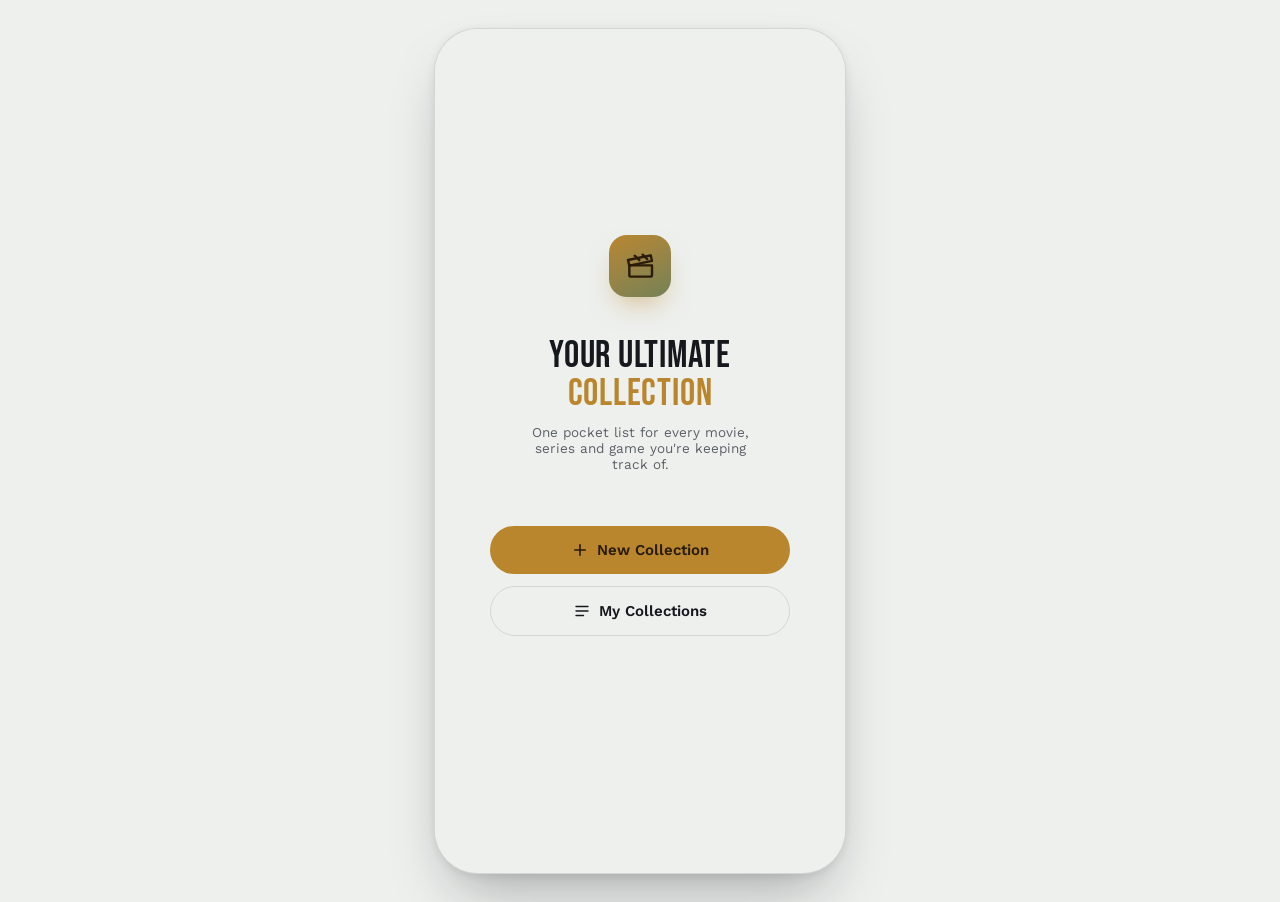
<file: index (1).html>
<!doctype html><html><head><meta charset=utf8><meta name=viewport content="width=device-width,initial-scale=1,viewport-fit=cover"><style>:root{color-scheme:light;box-sizing:border-box;padding-top:env(safe-area-inset-top,0px);padding-bottom:env(safe-area-inset-bottom,0px)}html{scroll-padding-top:env(safe-area-inset-top,0px)}body{margin:0;padding:0;font:14px -apple-system,BlinkMacSystemFont,sans-serif;background:#faf9f5;color:#141413}img{max-width:100%}[hidden]:not([hidden=until-found i]){display:none!important}</style></head><body>
<title>Ultimate Collection</title>
<style>
/* Layout concept: a pocket "marquee ticket" app — a vertical phone stage with a
   centered logo mark above the true middle, two pill actions below, and every
   deeper screen sliding in as its own full-height ticket panel. */
:root{
  --bg:#EEF0EE;
  --surface:#FFFFFF;
  --ink:#15191D;
  --muted:#5B6168;
  --line:rgba(21,25,29,0.12);
  --accent:#B9862E;
  --accent-ink:#2A1C06;
  --movie:#B9862E;
  --series:#1E7C86;
  --games:#7A4FC2;
  --danger:#C0433B;
  --shadow:0 30px 60px -20px rgba(15,18,22,0.35), 0 2px 10px rgba(15,18,22,0.08);
}
@media (prefers-color-scheme: dark){
  :root:not([data-theme="light"]){
    --bg:#0D0F12;
    --surface:#17191D;
    --ink:#ECEEEF;
    --muted:#92989E;
    --line:rgba(255,255,255,0.12);
    --accent:#E0AA47;
    --accent-ink:#20160A;
    --movie:#E0AA47;
    --series:#3FB6C2;
    --games:#A383E8;
    --danger:#E06B64;
    color-scheme:dark;
  }
}
:root[data-theme="dark"]{
  --bg:#0D0F12;
  --surface:#17191D;
  --ink:#ECEEEF;
  --muted:#92989E;
  --line:rgba(255,255,255,0.12);
  --accent:#E0AA47;
  --accent-ink:#20160A;
  --movie:#E0AA47;
  --series:#3FB6C2;
  --games:#A383E8;
  --danger:#E06B64;
  color-scheme:dark;
}

html,body{height:100%}
body{background:var(--bg)}
*{box-sizing:border-box}
#app{
  min-height:100%;
  display:flex;
  align-items:stretch;
  justify-content:center;
  font-family:"Work Sans",-apple-system,BlinkMacSystemFont,sans-serif;
  color:var(--ink);
}
.phone{
  position:relative;
  width:100%;
  background:var(--bg);
  display:flex;
  flex-direction:column;
  overflow:hidden;
  isolation:isolate;
}
@media (min-width:481px){
  #app{ padding:28px 16px; }
  .phone{
    max-width:412px;
    height:min(860px, 94vh);
    margin:0 auto;
    border-radius:44px;
    box-shadow:var(--shadow);
    border:1px solid var(--line);
  }
}
.screen{
  position:absolute;
  inset:0;
  display:flex;
  flex-direction:column;
  height:100%;
  padding:calc(18px + env(safe-area-inset-top,0px)) 22px calc(20px + env(safe-area-inset-bottom,0px));
  background:var(--bg);
}
.screen[hidden]{display:none!important}

/* ---------- Typography ---------- */
h1,h2,h3{margin:0;font-family:"Bebas Neue",system-ui,sans-serif;letter-spacing:.02em;font-weight:400}
.eyebrow{
  font-family:"Work Sans",sans-serif;
  font-size:11px;
  font-weight:600;
  letter-spacing:.14em;
  text-transform:uppercase;
  color:var(--muted);
}
.tabular{font-variant-numeric:tabular-nums}

/* ---------- Home ---------- */
.home-topbar{height:18px;flex:0 0 auto}
.home-stage{
  flex:1;
  display:flex;
  flex-direction:column;
  justify-content:center;
  align-items:center;
  text-align:center;
  padding-bottom:13%;
  gap:40px;
}
.logo-mark{
  width:62px;height:62px;
  display:flex;align-items:center;justify-content:center;
  border-radius:18px;
  background:linear-gradient(155deg, var(--accent), color-mix(in srgb, var(--accent) 55%, var(--series)));
  box-shadow:0 14px 28px -10px color-mix(in srgb, var(--accent) 55%, transparent);
}
.logo-mark svg{width:32px;height:32px}
.logo-text{display:flex;flex-direction:column;gap:2px}
.logo-text h1{font-size:38px;line-height:1.02;color:var(--ink)}
.logo-text h1 span{display:block;color:var(--accent)}
.logo-tagline{font-size:13.5px;color:var(--muted);max-width:240px;margin-top:8px}
.home-actions{display:flex;flex-direction:column;gap:12px;width:100%;max-width:300px}

/* ---------- Buttons ---------- */
.btn{
  appearance:none;border:none;cursor:pointer;
  font-family:"Work Sans",sans-serif;
  font-size:15px;font-weight:600;
  padding:15px 20px;border-radius:999px;
  display:flex;align-items:center;justify-content:center;gap:8px;
  transition:transform .15s ease, opacity .15s ease;
  width:100%;
}
.btn:active{transform:scale(.97)}
.btn svg{width:18px;height:18px;flex:0 0 auto}
.btn-primary{background:var(--accent);color:var(--accent-ink);}
.btn-secondary{background:transparent;color:var(--ink);border:1.5px solid var(--line);}
.btn-ghost{background:color-mix(in srgb, var(--ink) 6%, transparent);color:var(--ink);}
.btn-danger-text{background:transparent;color:var(--danger);font-weight:600;font-size:14px;padding:8px 10px;}
.btn[disabled]{opacity:.4;cursor:not-allowed}

/* ---------- Header (sub-screens) ---------- */
.topbar{
  display:flex;align-items:center;justify-content:space-between;
  flex:0 0 auto;padding-bottom:18px;gap:8px;
}
.iconbtn{
  width:36px;height:36px;border-radius:50%;
  display:flex;align-items:center;justify-content:center;
  background:color-mix(in srgb, var(--ink) 6%, transparent);
  border:none;cursor:pointer;color:var(--ink);flex:0 0 auto;
}
.iconbtn svg{width:18px;height:18px}
.iconbtn:active{transform:scale(.92)}
.topbar h2{font-size:21px;flex:1;text-align:center;padding:0 4px;
  overflow:hidden;text-overflow:ellipsis;white-space:nowrap;}
.topbar .spacer{width:36px;flex:0 0 auto}

/* ---------- New Collection ---------- */
.section-label{font-size:12px;font-weight:600;color:var(--muted);letter-spacing:.04em;margin:18px 0 10px;text-transform:uppercase}
.theme-grid{display:grid;grid-template-columns:1fr 1fr 1fr;gap:10px}
.theme-card{
  border:1.5px solid var(--line);border-radius:16px;
  background:var(--surface);
  padding:14px 8px 12px;
  display:flex;flex-direction:column;align-items:center;gap:8px;
  cursor:pointer;color:var(--ink);
  font-family:"Work Sans",sans-serif;font-size:12.5px;font-weight:600;
}
.theme-card svg{width:22px;height:22px}
.theme-card.is-selected{border-color:var(--tc); background:color-mix(in srgb, var(--tc) 14%, var(--surface)); color:var(--tc)}
.theme-card.is-selected svg{color:var(--tc)}
.field{
  background:var(--surface);
  border:1.5px solid var(--line);
  border-radius:16px;
  padding:14px 16px;
  font-size:15px;
  color:var(--ink);
  width:100%;
  font-family:"Work Sans",sans-serif;
}
.field::placeholder{color:var(--muted)}
.field:focus{outline:2px solid var(--accent);outline-offset:1px}
.grow{flex:1;overflow-y:auto;-webkit-overflow-scrolling:touch;margin:0 -22px;padding:0 22px}
.new-footer{flex:0 0 auto;padding-top:16px}

/* ---------- My Collections list ---------- */
.coll-card{
  display:flex;align-items:center;gap:12px;
  padding:14px;border-radius:16px;
  background:var(--surface);border:1px solid var(--line);
  margin-bottom:10px; width:100%; text-align:left; cursor:pointer; border:1px solid var(--line);
  font-family:"Work Sans",sans-serif; color:var(--ink);
}
.coll-chip{
  width:40px;height:40px;border-radius:12px;flex:0 0 auto;
  display:flex;align-items:center;justify-content:center;
  background:color-mix(in srgb, var(--tc) 16%, var(--surface));color:var(--tc);
}
.coll-chip svg{width:19px;height:19px}
.coll-meta{flex:1;min-width:0}
.coll-meta .name{font-size:15px;font-weight:600;white-space:nowrap;overflow:hidden;text-overflow:ellipsis}
.coll-meta .sub{font-size:12.5px;color:var(--muted);margin-top:2px}
.coll-trash{flex:0 0 auto;background:none;border:none;color:var(--muted);cursor:pointer;padding:6px}
.coll-trash svg{width:17px;height:17px}
.coll-trash:active{color:var(--danger)}
.chev{color:var(--muted);flex:0 0 auto}
.chev svg{width:16px;height:16px}

.empty-state{
  flex:1;display:flex;flex-direction:column;align-items:center;justify-content:center;
  text-align:center;gap:14px;color:var(--muted);padding-bottom:10%;
}
.empty-state .ring{
  width:56px;height:56px;border-radius:50%;
  display:flex;align-items:center;justify-content:center;
  background:color-mix(in srgb, var(--ink) 6%, transparent);
}
.empty-state .ring svg{width:26px;height:26px;color:var(--muted)}
.empty-state p{max-width:220px;font-size:13.5px;margin:0}

/* ---------- Collection detail ---------- */
.detail-head{flex:0 0 auto;margin-bottom:14px}
.detail-badge{
  display:inline-flex;align-items:center;gap:6px;
  background:color-mix(in srgb, var(--tc) 16%, var(--surface));color:var(--tc);
  border-radius:999px;padding:5px 11px 5px 8px;font-size:11.5px;font-weight:700;
  letter-spacing:.04em;text-transform:uppercase;margin-bottom:10px;
}
.detail-badge svg{width:13px;height:13px}
.detail-head h2{font-size:26px;text-align:left;margin-bottom:10px}
.progress-row{display:flex;align-items:center;gap:10px}
.progress-track{flex:1;height:6px;border-radius:4px;background:color-mix(in srgb, var(--ink) 10%, transparent);overflow:hidden}
.progress-fill{height:100%;border-radius:4px;background:var(--tc);transition:width .25s ease}
.progress-count{font-size:12px;color:var(--muted);flex:0 0 auto}

.add-row{display:flex;gap:8px;flex:0 0 auto;margin-bottom:14px}
.add-row .field{flex:1}
.add-btn{
  width:48px;height:48px;border-radius:14px;flex:0 0 auto;
  background:var(--tc);color:var(--surface);border:none;cursor:pointer;
  display:flex;align-items:center;justify-content:center;
}
.add-btn svg{width:20px;height:20px}
.add-btn:active{transform:scale(.95)}

.item-list{flex:1;overflow-y:auto;-webkit-overflow-scrolling:touch;display:flex;flex-direction:column;gap:8px;padding-bottom:6px}
.item-row{
  display:flex;align-items:center;gap:12px;
  background:var(--surface);border:1px solid var(--line);
  border-radius:14px;padding:12px 10px 12px 12px;
}
.item-check{
  width:24px;height:24px;border-radius:50%;flex:0 0 auto;
  border:1.5px solid var(--line);background:transparent;cursor:pointer;
  display:flex;align-items:center;justify-content:center;color:transparent;
}
.item-check svg{width:14px;height:14px}
.item-row.is-done .item-check{background:var(--tc);border-color:var(--tc);color:var(--surface)}
.item-text{flex:1;font-size:14.5px;min-width:0;word-break:break-word;text-align:left;background:none;border:none;color:var(--ink);font-family:"Work Sans",sans-serif;}
.item-row.is-done .item-text{color:var(--muted);text-decoration:line-through}
.item-del{flex:0 0 auto;background:none;border:none;color:var(--muted);cursor:pointer;padding:6px}
.item-del svg{width:16px;height:16px}
.item-del:active{color:var(--danger)}

/* ---------- Toast ---------- */
.toast{
  position:absolute;left:22px;right:22px;
  bottom:calc(22px + env(safe-area-inset-bottom,0px));
  background:var(--ink);color:var(--bg);
  border-radius:14px;padding:12px 14px;
  display:flex;align-items:center;justify-content:space-between;gap:10px;
  font-size:13.5px;box-shadow:0 10px 30px -10px rgba(0,0,0,.4);
  z-index:20; animation:toast-in .2s ease;
}
.toast[hidden]{display:none}
.toast button{background:none;border:none;color:var(--accent);font-weight:700;font-size:13.5px;cursor:pointer;flex:0 0 auto}
@keyframes toast-in{from{opacity:0;transform:translateY(8px)}to{opacity:1;transform:none}}

@media (prefers-reduced-motion:reduce){
  .btn, .add-btn, .toast{animation:none;transition:none}
}
</style>

<link rel="preconnect" href="https://fonts.googleapis.com">
<link rel="preconnect" href="https://fonts.gstatic.com" crossorigin>
<link href="https://fonts.googleapis.com/css2?family=Bebas+Neue&family=Work+Sans:wght@400;500;600;700&display=swap" rel="stylesheet">

<div id="app">
  <div class="phone">

    <!-- HOME -->
    <section class="screen" id="screen-home">
      <div class="home-topbar"></div>
      <div class="home-stage">
        <div class="logo-mark" aria-hidden="true">
          <svg viewBox="0 0 24 24" fill="none" stroke="currentColor" stroke-width="1.8" stroke-linecap="round" stroke-linejoin="round" style="color:var(--accent-ink)">
            <path d="M3 7.5 20 4l1 4.2L4 11.7 3 7.5Z"/>
            <path d="M4 11.5h17V19a1 1 0 0 1-1 1H5a1 1 0 0 1-1-1v-7.5Z"/>
            <path d="M8 4.3 11.5 7.6M14 3.5l3.4 3.3"/>
          </svg>
        </div>
        <div class="logo-text">
          <h1>YOUR ULTIMATE<span>COLLECTION</span></h1>
          <p class="logo-tagline">One pocket list for every movie, series and game you're keeping track of.</p>
        </div>
        <div class="home-actions">
          <button class="btn btn-primary" id="btn-new">
            <svg viewBox="0 0 24 24" fill="none" stroke="currentColor" stroke-width="2.2" stroke-linecap="round"><path d="M12 5v14M5 12h14"/></svg>
            New Collection
          </button>
          <button class="btn btn-secondary" id="btn-mine">
            <svg viewBox="0 0 24 24" fill="none" stroke="currentColor" stroke-width="1.8" stroke-linecap="round" stroke-linejoin="round"><path d="M4 6h16M4 12h16M4 18h10"/></svg>
            My Collections
          </button>
        </div>
      </div>
    </section>

    <!-- NEW COLLECTION -->
    <section class="screen" id="screen-new" hidden>
      <div class="topbar">
        <button class="iconbtn" id="new-back" aria-label="Back">
          <svg viewBox="0 0 24 24" fill="none" stroke="currentColor" stroke-width="2" stroke-linecap="round" stroke-linejoin="round"><path d="M15 18l-6-6 6-6"/></svg>
        </button>
        <h2>New Collection</h2>
        <span class="spacer"></span>
      </div>
      <div class="grow">
        <p class="section-label">Choose a theme</p>
        <div class="theme-grid" id="theme-grid"></div>
        <p class="section-label">Name it</p>
        <input class="field" id="new-name" type="text" placeholder="e.g. Sunday Marathon" maxlength="48" autocomplete="off">
      </div>
      <div class="new-footer">
        <button class="btn btn-primary" id="new-create" disabled>Create Collection</button>
      </div>
    </section>

    <!-- COLLECTION DETAIL -->
    <section class="screen" id="screen-detail" hidden>
      <div class="topbar">
        <button class="iconbtn" id="detail-back" aria-label="Back">
          <svg viewBox="0 0 24 24" fill="none" stroke="currentColor" stroke-width="2" stroke-linecap="round" stroke-linejoin="round"><path d="M15 18l-6-6 6-6"/></svg>
        </button>
        <h2 id="detail-title">Collection</h2>
        <button class="iconbtn" id="detail-trash" aria-label="Delete collection">
          <svg viewBox="0 0 24 24" fill="none" stroke="currentColor" stroke-width="1.8" stroke-linecap="round" stroke-linejoin="round"><path d="M4 7h16M9 7V5a2 2 0 0 1 2-2h2a2 2 0 0 1 2 2v2m-9 0 1 13a2 2 0 0 0 2 2h6a2 2 0 0 0 2-2l1-13"/></svg>
        </button>
      </div>
      <div class="detail-head">
        <span class="detail-badge" id="detail-badge"></span>
        <div class="progress-row">
          <div class="progress-track"><div class="progress-fill" id="detail-progress-fill" style="width:0%"></div></div>
          <span class="progress-count tabular" id="detail-progress-count">0 / 0</span>
        </div>
      </div>
      <div class="add-row">
        <input class="field" id="detail-input" type="text" placeholder="Add a title…" maxlength="80" autocomplete="off">
        <button class="add-btn" id="detail-add" aria-label="Add item">
          <svg viewBox="0 0 24 24" fill="none" stroke="currentColor" stroke-width="2.2" stroke-linecap="round"><path d="M12 5v14M5 12h14"/></svg>
        </button>
      </div>
      <div class="item-list" id="item-list"></div>
      <div class="empty-state" id="detail-empty" hidden>
        <div class="ring"><svg viewBox="0 0 24 24" fill="none" stroke="currentColor" stroke-width="1.6" stroke-linecap="round" stroke-linejoin="round"><path d="M9 11l2 2 4-4M21 12a9 9 0 1 1-9-9"/></svg></div>
        <p>No titles yet. Add your first pick above.</p>
      </div>
    </section>

    <!-- MY COLLECTIONS -->
    <section class="screen" id="screen-mine" hidden>
      <div class="topbar">
        <button class="iconbtn" id="mine-back" aria-label="Back">
          <svg viewBox="0 0 24 24" fill="none" stroke="currentColor" stroke-width="2" stroke-linecap="round" stroke-linejoin="round"><path d="M15 18l-6-6 6-6"/></svg>
        </button>
        <h2>My Collections</h2>
        <button class="iconbtn" id="mine-add" aria-label="New collection">
          <svg viewBox="0 0 24 24" fill="none" stroke="currentColor" stroke-width="2.2" stroke-linecap="round"><path d="M12 5v14M5 12h14"/></svg>
        </button>
      </div>
      <div class="grow" id="mine-list-wrap">
        <div id="mine-list"></div>
      </div>
      <div class="empty-state" id="mine-empty" hidden>
        <div class="ring"><svg viewBox="0 0 24 24" fill="none" stroke="currentColor" stroke-width="1.6" stroke-linecap="round" stroke-linejoin="round"><path d="M4 7.5 20 4l1 4.2-16.9 3.5L4 7.5Z"/><path d="M4.5 11.5h17V19a1 1 0 0 1-1 1H5.5a1 1 0 0 1-1-1v-7.5Z"/></svg></div>
        <p>No collections yet — start your first one.</p>
        <button class="btn btn-ghost" id="mine-empty-cta" style="width:auto;padding:12px 22px">Start a collection</button>
      </div>
    </section>

    <div class="toast" id="toast" hidden>
      <span id="toast-text"></span>
      <button id="toast-undo">Undo</button>
    </div>

  </div>
</div>

<script>
(function(){
  "use strict";

  var THEMES = {
    movie:  { label: "Movie",  color: "var(--movie)",  icon: iconClapper() },
    series: { label: "Series", color: "var(--series)", icon: iconTv() },
    games:  { label: "Games",  color: "var(--games)",  icon: iconController() }
  };

  function iconClapper(){
    return '<svg viewBox="0 0 24 24" fill="none" stroke="currentColor" stroke-width="1.8" stroke-linecap="round" stroke-linejoin="round">'+
      '<path d="M3 7.5 20 4l1 4.2L4 11.7 3 7.5Z"/><path d="M4 11.5h17V19a1 1 0 0 1-1 1H5a1 1 0 0 1-1-1v-7.5Z"/><path d="M8 4.3 11.5 7.6M14 3.5l3.4 3.3"/></svg>';
  }
  function iconTv(){
    return '<svg viewBox="0 0 24 24" fill="none" stroke="currentColor" stroke-width="1.8" stroke-linecap="round" stroke-linejoin="round">'+
      '<rect x="3" y="6" width="18" height="13" rx="2"/><path d="M8 21h8M9 2.5 12 6l3-3.5"/></svg>';
  }
  function iconController(){
    return '<svg viewBox="0 0 24 24" fill="none" stroke="currentColor" stroke-width="1.8" stroke-linecap="round" stroke-linejoin="round">'+
      '<path d="M7 9h10l2.4 7a2 2 0 0 1-3.8 1.3L14.5 15h-5l-1.1 2.3A2 2 0 0 1 4.6 16L7 9Z"/><path d="M8.5 11.5v2M7.5 12.5h2M15.5 11.3h.01M17.5 13.3h.01"/></svg>';
  }

  var STORAGE_KEY = "ultimateCollection:v1";
  var state = { collections: load() };
  var currentId = null;
  var detailBackTarget = "mine";
  var pendingTheme = null;
  var pendingDelete = null; // {type:'item'|'collection', collectionId, item, index}
  var toastTimer = null;

  function load(){
    try{
      var raw = localStorage.getItem(STORAGE_KEY);
      if(!raw) return [];
      var parsed = JSON.parse(raw);
      return Array.isArray(parsed) ? parsed : [];
    }catch(e){ return []; }
  }
  function save(){
    try{ localStorage.setItem(STORAGE_KEY, JSON.stringify(state.collections)); }catch(e){ /* ignore */ }
  }
  function uid(){
    return Date.now().toString(36) + Math.random().toString(36).slice(2,8);
  }
  function escapeHtml(str){
    return String(str).replace(/[&<>"']/g, function(c){
      return ({ "&":"&amp;", "<":"&lt;", ">":"&gt;", '"':"&quot;", "'":"&#39;" })[c];
    });
  }

  function showScreen(name){
    ["home","new","detail","mine"].forEach(function(n){
      document.getElementById("screen-"+n).hidden = (n !== name);
    });
  }

  /* ---------- Home ---------- */
  document.getElementById("btn-new").addEventListener("click", openNew);
  document.getElementById("btn-mine").addEventListener("click", function(){
    renderMine();
    showScreen("mine");
  });

  /* ---------- New Collection ---------- */
  var themeGrid = document.getElementById("theme-grid");
  Object.keys(THEMES).forEach(function(key){
    var t = THEMES[key];
    var card = document.createElement("button");
    card.type = "button";
    card.className = "theme-card";
    card.style.setProperty("--tc", t.color);
    card.dataset.theme = key;
    card.innerHTML = t.icon + "<span>" + t.label + "</span>";
    card.addEventListener("click", function(){ selectTheme(key); });
    themeGrid.appendChild(card);
  });
  var nameInput = document.getElementById("new-name");
  var createBtn = document.getElementById("new-create");
  nameInput.addEventListener("input", validateNewForm);
  nameInput.addEventListener("keydown", function(e){
    if(e.key === "Enter" && !createBtn.disabled) createCollection();
  });
  document.getElementById("new-back").addEventListener("click", function(){ showScreen("home"); });
  createBtn.addEventListener("click", createCollection);

  function openNew(){
    pendingTheme = null;
    nameInput.value = "";
    Array.prototype.forEach.call(themeGrid.children, function(c){ c.classList.remove("is-selected"); });
    validateNewForm();
    showScreen("new");
    setTimeout(function(){ nameInput.focus(); }, 50);
  }
  function selectTheme(key){
    pendingTheme = key;
    Array.prototype.forEach.call(themeGrid.children, function(c){
      c.classList.toggle("is-selected", c.dataset.theme === key);
    });
    validateNewForm();
  }
  function validateNewForm(){
    createBtn.disabled = !(pendingTheme && nameInput.value.trim().length);
  }
  function createCollection(){
    if(createBtn.disabled) return;
    var col = {
      id: uid(),
      name: nameInput.value.trim(),
      theme: pendingTheme,
      createdAt: Date.now(),
      items: []
    };
    state.collections.unshift(col);
    save();
    openDetail(col.id, "mine");
  }

  /* ---------- Collection detail ---------- */
  var itemList = document.getElementById("item-list");
  var detailInput = document.getElementById("detail-input");
  var detailEmpty = document.getElementById("detail-empty");

  document.getElementById("detail-back").addEventListener("click", function(){
    showScreen(detailBackTarget);
    if(detailBackTarget === "mine") renderMine();
  });
  document.getElementById("detail-add").addEventListener("click", addItemFromInput);
  detailInput.addEventListener("keydown", function(e){
    if(e.key === "Enter") addItemFromInput();
  });
  document.getElementById("detail-trash").addEventListener("click", function(){
    var col = findCollection(currentId);
    if(!col) return;
    requestDeleteCollection(col);
  });

  function findCollection(id){
    for(var i=0;i<state.collections.length;i++){
      if(state.collections[i].id === id) return state.collections[i];
    }
    return null;
  }

  function openDetail(id, backTo){
    currentId = id;
    detailBackTarget = backTo || "mine";
    renderDetail();
    showScreen("detail");
  }

  function renderDetail(){
    var col = findCollection(currentId);
    if(!col){ showScreen(detailBackTarget); return; }
    var theme = THEMES[col.theme];
    document.getElementById("detail-title").textContent = col.name;
    document.querySelector("#screen-detail").style.setProperty("--tc", theme.color);
    document.getElementById("detail-badge").innerHTML = theme.icon + " " + theme.label;
    document.getElementById("detail-badge").style.setProperty("--tc", theme.color);

    var done = col.items.filter(function(i){ return i.done; }).length;
    var total = col.items.length;
    var pct = total ? Math.round((done/total)*100) : 0;
    document.getElementById("detail-progress-fill").style.width = pct + "%";
    document.getElementById("detail-progress-count").textContent = done + " / " + total;

    itemList.innerHTML = "";
    detailEmpty.hidden = total !== 0;
    col.items.forEach(function(item){
      var row = document.createElement("div");
      row.className = "item-row" + (item.done ? " is-done" : "");
      row.innerHTML =
        '<button class="item-check" aria-label="Toggle done">' +
          '<svg viewBox="0 0 24 24" fill="none" stroke="currentColor" stroke-width="3" stroke-linecap="round" stroke-linejoin="round"><path d="M5 13l4 4L19 7"/></svg>' +
        '</button>' +
        '<span class="item-text"></span>' +
        '<button class="item-del" aria-label="Delete item">' +
          '<svg viewBox="0 0 24 24" fill="none" stroke="currentColor" stroke-width="1.8" stroke-linecap="round" stroke-linejoin="round"><path d="M4 7h16M9 7V5a2 2 0 0 1 2-2h2a2 2 0 0 1 2 2v2m-9 0 1 13a2 2 0 0 0 2 2h6a2 2 0 0 0 2-2l1-13"/></svg>' +
        '</button>';
      row.querySelector(".item-text").textContent = item.text;
      row.querySelector(".item-check").addEventListener("click", function(){ toggleItem(col.id, item.id); });
      row.querySelector(".item-del").addEventListener("click", function(){ requestDeleteItem(col.id, item.id); });
      itemList.appendChild(row);
    });
  }

  function addItemFromInput(){
    var text = detailInput.value.trim();
    if(!text) return;
    var col = findCollection(currentId);
    if(!col) return;
    col.items.push({ id: uid(), text: text, done: false });
    save();
    detailInput.value = "";
    renderDetail();
    detailInput.focus();
  }
  function toggleItem(colId, itemId){
    var col = findCollection(colId);
    if(!col) return;
    var item = col.items.find(function(i){ return i.id === itemId; });
    if(!item) return;
    item.done = !item.done;
    save();
    renderDetail();
  }

  function requestDeleteItem(colId, itemId){
    var col = findCollection(colId);
    if(!col) return;
    var idx = col.items.findIndex(function(i){ return i.id === itemId; });
    if(idx === -1) return;
    var item = col.items[idx];
    col.items.splice(idx, 1);
    save();
    renderDetail();
    pendingDelete = { type:"item", collectionId: colId, item: item, index: idx };
    showToast('Removed "' + item.text + '"');
  }
  function requestDeleteCollection(col){
    var idx = state.collections.findIndex(function(c){ return c.id === col.id; });
    if(idx === -1) return;
    state.collections.splice(idx, 1);
    save();
    pendingDelete = { type:"collection", collection: col, index: idx };
    showToast('Deleted "' + col.name + '"');
    showScreen("mine");
    renderMine();
  }

  /* ---------- My Collections ---------- */
  var mineList = document.getElementById("mine-list");
  var mineEmpty = document.getElementById("mine-empty");

  document.getElementById("mine-back").addEventListener("click", function(){ showScreen("home"); });
  document.getElementById("mine-add").addEventListener("click", openNew);
  document.getElementById("mine-empty-cta").addEventListener("click", openNew);

  function renderMine(){
    mineList.innerHTML = "";
    mineEmpty.hidden = state.collections.length !== 0;
    state.collections.forEach(function(col){
      var theme = THEMES[col.theme] || THEMES.movie;
      var done = col.items.filter(function(i){ return i.done; }).length;
      var card = document.createElement("button");
      card.type = "button";
      card.className = "coll-card";
      card.innerHTML =
        '<span class="coll-chip" style="--tc:' + theme.color + '">' + theme.icon + '</span>' +
        '<span class="coll-meta"><span class="name"></span><span class="sub"></span></span>' +
        '<button class="coll-trash" aria-label="Delete collection">' +
          '<svg viewBox="0 0 24 24" fill="none" stroke="currentColor" stroke-width="1.8" stroke-linecap="round" stroke-linejoin="round"><path d="M4 7h16M9 7V5a2 2 0 0 1 2-2h2a2 2 0 0 1 2 2v2m-9 0 1 13a2 2 0 0 0 2 2h6a2 2 0 0 0 2-2l1-13"/></svg>' +
        '</button>' +
        '<span class="chev"><svg viewBox="0 0 24 24" fill="none" stroke="currentColor" stroke-width="2" stroke-linecap="round" stroke-linejoin="round"><path d="M9 18l6-6-6-6"/></svg></span>';
      card.querySelector(".name").textContent = col.name;
      card.querySelector(".sub").textContent = col.items.length + " item" + (col.items.length === 1 ? "" : "s") + " · " + done + " done";
      card.addEventListener("click", function(ev){
        if(ev.target.closest(".coll-trash")) return;
        openDetail(col.id, "mine");
      });
      card.querySelector(".coll-trash").addEventListener("click", function(ev){
        ev.stopPropagation();
        requestDeleteCollection(col);
      });
      mineList.appendChild(card);
    });
  }

  /* ---------- Toast / undo ---------- */
  var toastEl = document.getElementById("toast");
  var toastText = document.getElementById("toast-text");
  document.getElementById("toast-undo").addEventListener("click", function(){
    if(!pendingDelete) return hideToast();
    if(pendingDelete.type === "item"){
      var col = findCollection(pendingDelete.collectionId);
      if(col){
        col.items.splice(Math.min(pendingDelete.index, col.items.length), 0, pendingDelete.item);
        save();
        if(currentId === col.id) renderDetail();
      }
    } else if(pendingDelete.type === "collection"){
      state.collections.splice(Math.min(pendingDelete.index, state.collections.length), 0, pendingDelete.collection);
      save();
      renderMine();
    }
    pendingDelete = null;
    hideToast();
  });
  function showToast(text){
    toastText.textContent = text;
    toastEl.hidden = false;
    if(toastTimer) clearTimeout(toastTimer);
    toastTimer = setTimeout(function(){ pendingDelete = null; hideToast(); }, 4500);
  }
  function hideToast(){ toastEl.hidden = true; }

  /* ---------- Boot ---------- */
  showScreen("home");
})();
</script>

</body></html>
</file>
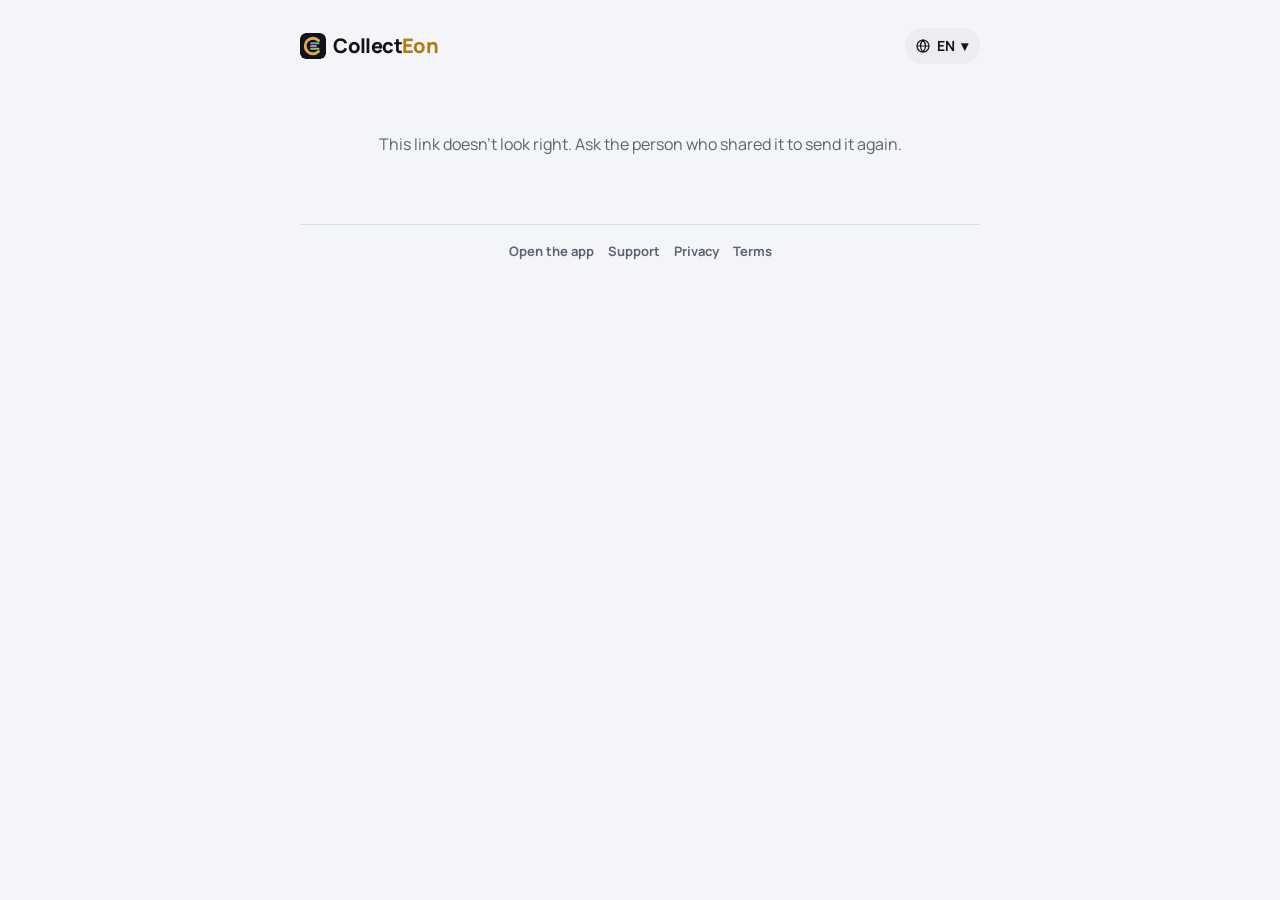
<file: list.html>
<!doctype html>
<html lang="en">
<head>
<meta charset="utf-8">
<!-- Never usable inside another site's frame ("clickjacking"): the page hides itself and tries to open on its own -->
<script>if(window.top!==window.self){document.documentElement.style.display="none";try{window.top.location.replace(window.location.href);}catch(e){}}</script>
<link rel="icon" href="/favicon.svg" type="image/svg+xml">
<link rel="icon" href="/favicon.ico" sizes="any">
<link rel="apple-touch-icon" href="/apple-touch-icon.png">
<meta name="viewport" content="width=device-width, initial-scale=1">
<title>Shared list · CollectEon</title>
<meta name="description" content="A collection shared from CollectEon.">
<!-- Link preview in WhatsApp, Telegram, iMessage, Discord: the same for every shared list (chat apps don't run the page's code) -->
<meta property="og:site_name" content="CollectEon">
<meta property="og:type" content="website">
<meta property="og:title" content="A list shared with you on CollectEon">
<meta property="og:description" content="Movies, series, anime, games, music and books, collected in one place. Open the link to see the list.">
<meta property="og:image" content="https://collecteon.net/og-list.png">
<meta property="og:image:width" content="1200">
<meta property="og:image:height" content="630">
<meta property="og:image:alt" content="CollectEon: a list shared with you">
<meta name="twitter:card" content="summary_large_image">
<link rel="preload" href="/fonts/manrope-latin.woff2" as="font" type="font/woff2" crossorigin>
<link rel="stylesheet" href="/fonts/manrope.css">
<style>
:root{--bg:#F4F5F9;--surface:#FFFFFF;--ink:#12131A;--muted:#5E6270;--line:#DADCE3;--accent:#B37A10;--chip:#ECEDF2;color-scheme:light}
@media (prefers-color-scheme: dark){:root{--bg:#0E0F14;--surface:#1A1C24;--ink:#F1F2F5;--muted:#A3A7B4;--line:#2E313C;--accent:#E0AA47;--chip:#262934;color-scheme:dark}}
*{box-sizing:border-box}
html,body{margin:0}
body{background:var(--bg);color:var(--ink);font-family:"Manrope",-apple-system,BlinkMacSystemFont,"Segoe UI",sans-serif;line-height:1.6;-webkit-font-smoothing:antialiased}
.wrap{max-width:720px;margin:0 auto;padding:28px 20px 64px}
.top{display:flex;align-items:center;justify-content:space-between;gap:12px;margin-bottom:28px}
.wordmark{font-weight:800;font-size:20px;letter-spacing:-.03em;color:var(--ink);text-decoration:none}
.wordmark span{color:var(--accent)}
.nav{display:flex;gap:6px;flex-wrap:wrap}
.nav a{font-size:14px;font-weight:700;color:var(--ink);text-decoration:none;padding:8px 14px;border-radius:999px;background:var(--chip)}
.nav a[aria-current]{background:var(--ink);color:var(--bg)}
h1{font-size:34px;line-height:1.1;letter-spacing:-.03em;margin:0 0 8px;font-weight:800}
.lead{color:var(--muted);margin:0 0 28px;font-size:16px}
.card{background:var(--surface);border:1px solid var(--line);border-radius:22px;padding:22px 22px 8px;margin:0 0 16px}
h2{font-size:19px;letter-spacing:-.01em;margin:0 0 10px;font-weight:800}
h3{font-size:16px;margin:18px 0 6px;font-weight:800}
p,li{font-size:15.5px}
p{margin:0 0 14px}
ul{margin:0 0 14px;padding-left:20px}
li{margin:0 0 6px}
a{color:var(--accent);font-weight:700}
.mail{display:inline-flex;align-items:center;gap:8px;background:var(--ink);color:var(--bg);text-decoration:none;padding:12px 18px;border-radius:999px;font-weight:800;margin:4px 0 16px}
.muted{color:var(--muted)}
.foot{margin-top:28px;font-size:13.5px;color:var(--muted);text-align:center}
.foot a{color:var(--muted)}

.list-head{display:flex;flex-direction:column;gap:6px;margin-bottom:18px}
.owner{font-size:14px;font-weight:700;color:var(--muted)}
.owner b{color:var(--accent)}
.cat-pill{align-self:flex-start;display:inline-flex;align-items:center;gap:6px;height:30px;padding:0 12px;border-radius:999px;background:var(--t1);color:var(--deep);font-size:13px;font-weight:800}
.cat-pill svg{width:16px;height:16px}
.actions{display:flex;gap:10px;flex-wrap:wrap;margin:6px 0 22px}
.btn{display:inline-flex;align-items:center;justify-content:center;gap:8px;height:50px;padding:0 20px;border-radius:999px;font-size:15px;font-weight:800;text-decoration:none;border:none}
.btn-primary{background:var(--ink);color:var(--bg)}
.btn-ghost{background:var(--chip);color:var(--ink)}
.grid{display:grid;grid-template-columns:repeat(auto-fill,minmax(150px,1fr));gap:18px 12px}
.tile{display:flex;flex-direction:column;gap:6px;min-width:0}
.cover{position:relative;aspect-ratio:2/3;border-radius:16px;overflow:hidden;background:var(--t2);color:var(--deep);display:flex;align-items:center;justify-content:center}
.cover img{width:100%;height:100%;object-fit:cover;display:block}
.cover > svg{width:36%;max-width:44px}
.pill{position:absolute;left:6px;bottom:6px;display:inline-flex;align-items:center;gap:4px;padding:3px 8px;border-radius:999px;font-size:11px;font-weight:800;background:var(--surface);color:var(--ink)}
.pill.completed{background:var(--t1);color:var(--deep)}
.pill.dropped{background:#FBE3E1;color:#A3322B}
.score{position:absolute;right:6px;top:6px;padding:3px 8px;border-radius:999px;font-size:12px;font-weight:800;background:rgba(18,19,26,.78);color:#fff}
.t-title{font-size:14px;font-weight:800;line-height:1.3;overflow:hidden;display:-webkit-box;-webkit-line-clamp:2;-webkit-box-orient:vertical}
.t-sub{font-size:12.5px;color:var(--muted);font-weight:600}
.t-note{margin-top:2px;font-size:13px;line-height:1.45;color:var(--ink);background:var(--surface);border:1px solid var(--line);border-radius:12px;padding:8px 10px;white-space:pre-wrap;overflow-wrap:anywhere}
.t-note::before{content:var(--note-label,"Note");display:block;font-size:11px;font-weight:800;letter-spacing:.04em;text-transform:uppercase;color:var(--muted);margin-bottom:2px}
.state{padding:40px 0;text-align:center;color:var(--muted)}
.report{display:block;margin-top:26px;text-align:center;font-size:13px;color:var(--muted);font-weight:600}
.site-foot{margin-top:26px;padding-top:16px;border-top:1px solid var(--line);text-align:center}
.site-foot .links{display:flex;justify-content:center;flex-wrap:wrap;gap:4px 14px;font-size:13px;font-weight:700}
.site-foot .links a{color:var(--muted);text-decoration:none}
.site-foot .links a:hover{text-decoration:underline}
.site-foot .fine{margin:8px 0 0;font-size:11px;line-height:1.5;color:var(--muted);opacity:.75}
.site-foot .fine a{color:inherit}
.top{flex-wrap:wrap}
.right{display:flex;align-items:center;gap:8px;flex-wrap:wrap}
.lang-pick{position:relative;display:inline-flex;align-items:center;gap:6px;height:36px;padding:0 12px 0 10px;border-radius:999px;background:var(--chip);font-size:14px;font-weight:700;color:var(--ink)}
.lang-pick svg{width:16px;height:16px}
.lang-pick select{position:absolute;inset:0;width:100%;height:100%;opacity:0;cursor:pointer;font:inherit}
.lang-pick:focus-within{outline:2px solid var(--accent);outline-offset:2px}
.wm-mark{display:inline-block;width:1.3em;height:1.3em;vertical-align:-0.3em;margin-right:.36em;border-radius:22%}
</style>
<script>
/* Shared-list page language: ?lang=, then the saved choice from the app or other pages, then the browser's. */
(function(){
  var KEY = "ultimateCollection:lang";
  var NAMES = { en: "English", uk: "Українська", fr: "Français", de: "Deutsch", pt: "Português (Brasil)", es: "Español" };
  var HTML_LANG = { en: "en", uk: "uk", fr: "fr", de: "de", pt: "pt-BR", es: "es" };
  var TMDB_LINK = '<a href="https://www.themoviedb.org" target="_blank" rel="noopener">TMDB</a>', RAWG_LINK = '<a href="https://rawg.io" target="_blank" rel="noopener">RAWG</a>';
  var T = {
    uk: {
      "Shared list · CollectEon": "Спільний список · CollectEon", "Support": "Підтримка", "Privacy": "Конфіденційність", "Terms": "Умови",
      "Loading the list…": "Завантаження списку…", "Shared by": "Поділився(-лася)", "Add to my CollectEon": "Додати до мого CollectEon",
      "Open CollectEon": "Відкрити CollectEon", "Report this list": "Поскаржитися на список", "Note": "Нотатка", "Untitled": "Без назви",
      "Song": "Пісня", "Multiplayer": "Мультиплеєр", "This list is empty for now.": "Цей список поки порожній.",
      "{name} by @{user} · CollectEon": "{name} від @{user} · CollectEon",
      "This link doesn't look right. Ask the person who shared it to send it again.": "Схоже, посилання неправильне. Попросіть людину, яка ним поділилася, надіслати його ще раз.",
      "This list isn't shared anymore, or the link is wrong.": "Цим списком більше не діляться, або посилання неправильне.",
      "Couldn't load this list. Check your internet connection and try again.": "Не вдалося завантажити список. Перевірте з’єднання з інтернетом і спробуйте ще раз.",
      "games_credit": "Інформація та зображення ігор — з " + RAWG_LINK + ".",
      "tmdb_credit": "Інформація та зображення — з " + TMDB_LINK + ". Цей продукт використовує API TMDB, але не схвалений і не сертифікований TMDB.",
      "Open the app": "Відкрити застосунок",
      "titles": { one: "{n} назва", few: "{n} назви", many: "{n} назв", other: "{n} назви" },
      "themes": {"movie":["Фільми","Заплановано","У процесі","Переглянуто","Покинуто"],"series":["Серіали","Заплановано","У процесі","Переглянуто","Покинуто"],"anime":["Аніме","Заплановано","Дивлюся","Переглянуто","Покинуто"],"games":["Ігри","Заплановано","У процесі","Пройдено","Покинуто"],"music":["Музика","Заплановано","Слухаю","Прослухано","Покинуто"],"books":["Книжки","Заплановано","Читаю","Прочитано","Покинуто"]}
    },
    fr: {
      "Shared list · CollectEon": "Liste partagée · CollectEon", "Support": "Assistance", "Privacy": "Confidentialité", "Terms": "Conditions",
      "Loading the list…": "Chargement de la liste…", "Shared by": "Partagée par", "Add to my CollectEon": "Ajouter à mon CollectEon",
      "Open CollectEon": "Ouvrir CollectEon", "Report this list": "Signaler cette liste", "Note": "Commentaire", "Untitled": "Sans titre",
      "Song": "Chanson", "Multiplayer": "Multijoueur", "This list is empty for now.": "Cette liste est vide pour l’instant.",
      "{name} by @{user} · CollectEon": "{name} par @{user} · CollectEon",
      "This link doesn't look right. Ask the person who shared it to send it again.": "Ce lien ne semble pas correct. Demandez à la personne qui l’a partagé de vous le renvoyer.",
      "This list isn't shared anymore, or the link is wrong.": "Cette liste n’est plus partagée, ou le lien est incorrect.",
      "Couldn't load this list. Check your internet connection and try again.": "Impossible de charger cette liste. Vérifiez votre connexion Internet et réessayez.",
      "games_credit": "Détails et images des jeux fournis par " + RAWG_LINK + ".",
      "tmdb_credit": "Détails et images fournis par " + TMDB_LINK + ". Ce produit utilise l’API de TMDB mais n’est ni approuvé ni certifié par TMDB.",
      "Open the app": "Ouvrir l’app",
      "titles": { one: "{n} titre", other: "{n} titres" },
      "themes": {"movie":["Films","Prévu","En cours","Vu","Abandonné"],"series":["Séries","Prévu","En cours","Vu","Abandonné"],"anime":["Animés","Prévu","En cours","Vu","Abandonné"],"games":["Jeux","Prévu","En cours","Terminé","Abandonné"],"music":["Musique","Prévu","En écoute","Écouté","Abandonné"],"books":["Livres","Prévu","En lecture","Lu","Abandonné"]}
    },
    de: {
      "Shared list · CollectEon": "Geteilte Liste · CollectEon", "Support": "Support", "Privacy": "Datenschutz", "Terms": "Bedingungen",
      "Loading the list…": "Liste wird geladen…", "Shared by": "Geteilt von", "Add to my CollectEon": "Zu meinem CollectEon hinzufügen",
      "Open CollectEon": "CollectEon öffnen", "Report this list": "Liste melden", "Note": "Notiz", "Untitled": "Ohne Titel",
      "Song": "Song", "Multiplayer": "Mehrspieler", "This list is empty for now.": "Diese Liste ist noch leer.",
      "{name} by @{user} · CollectEon": "{name} von @{user} · CollectEon",
      "This link doesn't look right. Ask the person who shared it to send it again.": "Dieser Link scheint nicht zu stimmen. Bitte die Person, die ihn geteilt hat, ihn noch einmal zu schicken.",
      "This list isn't shared anymore, or the link is wrong.": "Diese Liste wird nicht mehr geteilt, oder der Link ist falsch.",
      "Couldn't load this list. Check your internet connection and try again.": "Die Liste konnte nicht geladen werden. Prüfe deine Internetverbindung und versuch es noch einmal.",
      "games_credit": "Spieldetails und Bilder von " + RAWG_LINK + ".",
      "tmdb_credit": "Details und Bilder von " + TMDB_LINK + ". Dieses Produkt nutzt die TMDB-API, ist aber nicht von TMDB unterstützt oder zertifiziert.",
      "Open the app": "App öffnen",
      "titles": { one: "{n} Titel", other: "{n} Titel" },
      "themes": {"movie":["Filme","Geplant","In Arbeit","Gesehen","Abgebrochen"],"series":["Serien","Geplant","In Arbeit","Gesehen","Abgebrochen"],"anime":["Anime","Geplant","Am Schauen","Gesehen","Abgebrochen"],"games":["Spiele","Geplant","In Arbeit","Durchgespielt","Abgebrochen"],"music":["Musik","Geplant","Am Hören","Gehört","Abgebrochen"],"books":["Bücher","Geplant","Am Lesen","Gelesen","Abgebrochen"]}
    },
    pt: {
      "Shared list · CollectEon": "Lista compartilhada · CollectEon", "Support": "Suporte", "Privacy": "Privacidade", "Terms": "Termos",
      "Loading the list…": "Carregando a lista…", "Shared by": "Compartilhada por", "Add to my CollectEon": "Adicionar ao meu CollectEon",
      "Open CollectEon": "Abrir o CollectEon", "Report this list": "Denunciar esta lista", "Note": "Anotação", "Untitled": "Sem título",
      "Song": "Música", "Multiplayer": "Multijogador", "This list is empty for now.": "Esta lista ainda está vazia.",
      "{name} by @{user} · CollectEon": "{name} de @{user} · CollectEon",
      "This link doesn't look right. Ask the person who shared it to send it again.": "Este link parece estar errado. Peça para quem compartilhou enviar de novo.",
      "This list isn't shared anymore, or the link is wrong.": "Esta lista não está mais compartilhada, ou o link está errado.",
      "Couldn't load this list. Check your internet connection and try again.": "Não foi possível carregar esta lista. Verifique sua conexão com a internet e tente de novo.",
      "games_credit": "Detalhes e imagens de jogos do " + RAWG_LINK + ".",
      "tmdb_credit": "Detalhes e imagens do " + TMDB_LINK + ". Este produto usa a API do TMDB, mas não é endossado nem certificado pelo TMDB.",
      "Open the app": "Abrir o app",
      "titles": { one: "{n} título", other: "{n} títulos" },
      "themes": {"movie":["Filmes","Planejado","Em andamento","Assistido","Abandonado"],"series":["Séries","Planejado","Em andamento","Assistido","Abandonado"],"anime":["Animes","Planejado","Assistindo","Assistido","Abandonado"],"games":["Jogos","Planejado","Em andamento","Concluído","Abandonado"],"music":["Música","Planejado","Ouvindo","Ouvido","Abandonado"],"books":["Livros","Planejado","Lendo","Lido","Abandonado"]}
    },
    es: {
      "Shared list · CollectEon": "Lista compartida · CollectEon", "Support": "Ayuda", "Privacy": "Privacidad", "Terms": "Condiciones",
      "Loading the list…": "Cargando la lista…", "Shared by": "Compartida por", "Add to my CollectEon": "Añadir a mi CollectEon",
      "Open CollectEon": "Abrir CollectEon", "Report this list": "Denunciar esta lista", "Note": "Nota", "Untitled": "Sin título",
      "Song": "Canción", "Multiplayer": "Multijugador", "This list is empty for now.": "Esta lista está vacía por ahora.",
      "{name} by @{user} · CollectEon": "{name} de @{user} · CollectEon",
      "This link doesn't look right. Ask the person who shared it to send it again.": "Este enlace no parece correcto. Pide a quien lo compartió que te lo vuelva a enviar.",
      "This list isn't shared anymore, or the link is wrong.": "Esta lista ya no se comparte, o el enlace es incorrecto.",
      "Couldn't load this list. Check your internet connection and try again.": "No se ha podido cargar esta lista. Comprueba tu conexión a internet y vuelve a intentarlo.",
      "games_credit": "Detalles e imágenes de juegos de " + RAWG_LINK + ".",
      "tmdb_credit": "Detalles e imágenes de " + TMDB_LINK + ". Este producto usa la API de TMDB, pero no está respaldado ni certificado por TMDB.",
      "Open the app": "Abrir la app",
      "titles": { one: "{n} título", other: "{n} títulos" },
      "themes": {"movie":["Películas","Pendiente","En curso","Visto","Abandonado"],"series":["Series","Pendiente","En curso","Visto","Abandonado"],"anime":["Anime","Pendiente","Viendo","Visto","Abandonado"],"games":["Juegos","Pendiente","En curso","Completado","Abandonado"],"music":["Música","Pendiente","Escuchando","Escuchado","Abandonado"],"books":["Libros","Pendiente","Leyendo","Leído","Abandonado"]}
    }
  };
  var EN = { "games_credit": "Game details and images from " + RAWG_LINK + ".",
    "tmdb_credit": "Details and images from " + TMDB_LINK + ". This product uses the TMDB API but is not endorsed or certified by TMDB.",
    "titles": { one: "{n} title", other: "{n} titles" } };
  function pick(){
    try{ var q = new URLSearchParams(location.search).get("lang"); if(q && NAMES[q]){ try{ localStorage.setItem(KEY, q); }catch(e){} return q; } }catch(e){}
    try{ var s = localStorage.getItem(KEY); if(s && NAMES[s]) return s; }catch(e){}
    var l = navigator.languages && navigator.languages.length ? navigator.languages : [navigator.language || "en"];
    for(var i = 0; i < l.length; i++){ var b = String(l[i] || "").toLowerCase().slice(0, 2); if(NAMES[b]) return b; }
    return "en";
  }
  var lang = pick(), D = T[lang] || {};
  document.documentElement.lang = HTML_LANG[lang];
  function fill(s, v){ return String(s).replace(/\{(\w+)\}/g, function(m, k){ return v && v[k] != null ? v[k] : m; }); }
  window.CE_T = function(s, v){ var r = D[s] != null ? D[s] : (EN[s] != null ? EN[s] : s); return fill(r, v); };
  window.CE_TITLES = function(n){
    var forms = D.titles || EN.titles, cat = "other";
    try{ cat = new Intl.PluralRules(HTML_LANG[lang]).select(n); }catch(e){ cat = n === 1 ? "one" : "other"; }
    return fill(forms[cat] || forms.other, { n: n });
  };
  /* Category name and status labels in this language: [plural, planned, progress, completed, dropped] */
  window.CE_THEME = function(key){ return D.themes && D.themes[key]; };
  document.addEventListener("DOMContentLoaded", function(){
    if(lang !== "en"){
      document.title = window.CE_T("Shared list · CollectEon");
      Array.prototype.forEach.call(document.querySelectorAll("[data-t]"), function(el){ if(el.textContent === el.getAttribute("data-t")) el.textContent = window.CE_T(el.getAttribute("data-t")); });
      var sb = document.getElementById("shared-by"); if(sb) sb.textContent = window.CE_T("Shared by");
      document.documentElement.style.setProperty("--note-label", JSON.stringify(window.CE_T("Note")));
    }
    var code = document.getElementById("lang-code"); if(code) code.textContent = lang.toUpperCase();
    var sel = document.getElementById("lang-select");
    if(sel){
      Object.keys(NAMES).forEach(function(k){ var o = document.createElement("option"); o.value = k; o.textContent = NAMES[k]; if(k === lang) o.selected = true; sel.appendChild(o); });
      sel.addEventListener("change", function(){
        try{ localStorage.setItem(KEY, sel.value); }catch(e){}
        var u = new URL(location.href); u.searchParams.delete("lang"); location.replace(u.pathname + u.search + u.hash);
      });
    }
  });
})();
</script>
</head>
<body>
<div class="wrap">
<header class="top">
  <a class="wordmark" href="/"><svg class="wm-mark" viewBox="0 0 100 100" aria-hidden="true" focusable="false"><rect width="100" height="100" rx="22.4" fill="#12131A"/><path d="M71.2 28.8A30 30 0 1 0 71.2 71.2" fill="none" stroke="#E0AA47" stroke-width="11" stroke-linecap="round"/><rect x="39" y="36" width="36" height="7" rx="3.5" fill="#3FB6C2"/><rect x="39" y="46.5" width="26" height="7" rx="3.5" fill="#E86FA5"/><rect x="39" y="57" width="36" height="7" rx="3.5" fill="#86C46F"/></svg>Collect<span>Eon</span></a>
  <label class="lang-pick"><svg viewBox="0 0 24 24" fill="none" stroke="currentColor" stroke-width="1.8" stroke-linecap="round" aria-hidden="true"><circle cx="12" cy="12" r="9"/><path d="M3 12h18M12 3c2.5 2.7 3.8 5.7 3.8 9s-1.3 6.3-3.8 9c-2.5-2.7-3.8-5.7-3.8-9S9.5 5.7 12 3Z"/></svg><span id="lang-code">EN</span><span aria-hidden="true">▾</span><select id="lang-select" aria-label="Language"></select></label>
</header>
<main>

<div id="state" class="state" data-t="Loading the list…">Loading the list…</div>
<div id="list" hidden>
  <div class="list-head">
    <span class="cat-pill" id="cat"></span>
    <h1 id="name"></h1>
    <span class="owner"><span id="shared-by">Shared by</span> <b id="owner"></b> · <span id="count"></span></span>
  </div>
  <div class="actions">
    <a class="btn btn-primary" id="add" href="/app" data-t="Add to my CollectEon">Add to my CollectEon</a>
    <a class="btn btn-ghost" href="/app" data-t="Open CollectEon">Open CollectEon</a>
  </div>
  <div class="grid" id="grid"></div>
  <a class="report" id="report" href="#" data-t="Report this list">Report this list</a>
</div>
<script>
(function(){
  "use strict";
  var URL_FN = "https://vyshzvrsitibscjfurth.supabase.co/rest/v1/rpc/get_shared_list";
  var KEY = "eyJhbGciOiJIUzI1NiIsInR5cCI6IkpXVCJ9.eyJpc3MiOiJzdXBhYmFzZSIsInJlZiI6InZ5c2h6dnJzaXRpYnNjamZ1cnRoIiwicm9sZSI6ImFub24iLCJpYXQiOjE3OTEwMjg1MzYsImV4cCI6MjEwNjYwNDUzNn0.JoTBZ1_433Vx3rVKfcaMiq36g2G7LK1WZj_YKQw1GDw";
  var ICONS = {
    movie:'<path d="M3 7.5 20 4l1 4.2L4 11.7 3 7.5Z"/><path d="M4 11.5h17V19a1 1 0 0 1-1 1H5a1 1 0 0 1-1-1v-7.5Z"/>',
    series:'<rect x="3" y="6" width="18" height="13" rx="2"/><path d="M8 21h8M9 2.5 12 6l3-3.5"/>',
    anime:'<rect x="3" y="7" width="18" height="13" rx="2.5"/><path d="M8.5 2.8 12 7l3.5-4.2"/>',
    games:'<path d="M7 9h10l2.4 7a2 2 0 0 1-3.8 1.3L14.5 15h-5l-1.1 2.3A2 2 0 0 1 4.6 16L7 9Z"/><path d="M8.5 11.5v2M7.5 12.5h2M15.5 11.3h.01M17.5 13.3h.01"/>',
    music:'<path d="M9 18V5.5l11-2V16"/><circle cx="6.5" cy="18" r="2.5"/><circle cx="17.5" cy="16" r="2.5"/>',
    books:'<path d="M5 4.5A1.5 1.5 0 0 1 6.5 3H19v15H6.5A1.5 1.5 0 0 0 5 19.5v-15Z"/><path d="M5 19.5A1.5 1.5 0 0 0 6.5 21H19M9 7.5h6"/>'
  };
  var THEMES = {
    movie:{plural:"Movies",s:{planned:"Planned",progress:"In progress",completed:"Watched",dropped:"Dropped"}},
    series:{plural:"Series",s:{planned:"Planned",progress:"In progress",completed:"Watched",dropped:"Dropped"}},
    anime:{plural:"Anime",s:{planned:"Planned",progress:"Watching",completed:"Watched",dropped:"Dropped"}},
    games:{plural:"Games",s:{planned:"Planned",progress:"In progress",completed:"Completed",dropped:"Dropped"}},
    music:{plural:"Music",s:{planned:"Planned",progress:"Listening",completed:"Listened",dropped:"Dropped"}},
    books:{plural:"Books",s:{planned:"Planned",progress:"Reading",completed:"Read",dropped:"Dropped"}}
  };
  var PAL = {
    light:{movie:["#F8E9C8","#F2D99B","#6B4500"],series:["#CDEDEF","#9FD8DD","#0B5560"],anime:["#FADDE9","#F5BBD2","#8A1C4E"],games:["#E4DAFA","#CDBBF5","#4B2A99"],music:["#D8E6FD","#AFCBFA","#1A4A9E"],books:["#DCF0D3","#B9E0A8","#2A5F1E"]},
    dark:{movie:["#3A2C12","#4E3A15","#F2C36B"],series:["#10363A","#15484D","#79D6DE"],anime:["#3D1A2A","#55223A","#F5A6C8"],games:["#2B2248","#382C60","#C2ADF7"],music:["#172C4D","#1E3A66","#9DBFF8"],books:["#1D3519","#284822","#A3DA8F"]}
  };
  function svg(k){ return '<svg viewBox="0 0 24 24" fill="none" stroke="currentColor" stroke-width="1.8" stroke-linecap="round" stroke-linejoin="round" aria-hidden="true">' + (ICONS[k] || ICONS.movie) + '</svg>'; }
  function el(tag, cls, text){ var e = document.createElement(tag); if(cls) e.className = cls; if(text != null) e.textContent = text; return e; }
  function poster(src){
    src = String(src || "");
    var t = /^(https:\/\/image\.tmdb\.org\/t\/p\/)(w\d+|original)(\/.+)$/.exec(src);
    if(t) return t[1] + "w342" + t[3];
    var r = /^(https:\/\/media\.rawg\.io\/media\/)(?:resize\/\d+\/-\/|crop\/\d+\/\d+\/)?((?:games|screenshots)\/.+)$/.exec(src);
    if(r) return r[1] + "resize/640/-/" + r[2];
    return "";   // only TMDB and RAWG images are shown, never other addresses
  }
  var BAD_PARTS = /(fuck|cunt|nigger|nigga|faggot|motherf|bullshit|shithead|pornhub|хуй|пизд|бляд|блят|ебан|ебат|їбан|їбат|єбан|підор|пидор|пидар|підар)/;
  var BAD_WORDS = ["ass","asshole","arse","bitch","bitches","bastard","dildo","fag","fags","slut","sluts",
    "whore","whores","porn","porno","tits","titties","twat","wank","wanker","shit","shits","shitty","rapist","kkk",
    "retard","retarded","сука","суки","сучка","гандон","мудак","шлюха","курва"];
  /* Extra words only blocked in usernames: they appear in real titles ("Moby Dick", "Philip K. Dick", WWII lists). */
  var BAD_NAME_WORDS = ["dick","dicks","cock","cocks","cum","rape","nazi","nazis","hitler"];
  function hasBadWords(t, strict){
    var map = { "0":"o", "1":"i", "3":"e", "4":"a", "5":"s", "7":"t", "@":"a", "$":"s", "ё":"е" };
    var s = String(t || "").toLowerCase().replace(/[013457@$ё]/g, function(c){ return map[c]; });
    if(BAD_PARTS.test(s.replace(/[^a-zа-яіїєґ]/g, ""))) return true;
    return s.split(/[^a-zа-яіїєґ]+/).some(function(w){ return BAD_WORDS.indexOf(w) !== -1 || (strict && BAD_NAME_WORDS.indexOf(w) !== -1); });
  }
  function year(m){ return String((m && (m.year || m.releaseDate)) || "").slice(0, 4); }
  function setPalette(theme){
    var dark = window.matchMedia && matchMedia("(prefers-color-scheme: dark)").matches;
    var p = (dark ? PAL.dark : PAL.light)[theme] || PAL.light.movie;
    document.documentElement.style.setProperty("--t1", p[0]); document.documentElement.style.setProperty("--t2", p[1]); document.documentElement.style.setProperty("--deep", p[2]);
  }
  var q = new URLSearchParams(location.search), shareId = q.get("l") || "", user = q.get("u") || "";
  var stateEl = document.getElementById("state");
  function fail(msg){ stateEl.textContent = msg; stateEl.hidden = false; document.getElementById("list").hidden = true; }
  if(!/^[A-Za-z0-9]{8,24}$/.test(shareId)){ fail(CE_T("This link doesn't look right. Ask the person who shared it to send it again.")); return; }
  fetch(URL_FN, { method: "POST", headers: { "Content-Type": "application/json", "apikey": KEY, "Authorization": "Bearer " + KEY },
    body: JSON.stringify({ p_username: user, p_share_id: shareId }) })
  .then(function(r){ if(!r.ok) throw new Error("http " + r.status); return r.json(); })
  .then(function(list){
    if(!list || !THEMES[list.theme] || hasBadWords(list.name) || hasBadWords(list.username, true)){ fail(CE_T("This list isn't shared anymore, or the link is wrong.")); return; }
    var th = THEMES[list.theme], items = list.items || [];
    var loc = CE_THEME(list.theme);   // [category, planned, progress, completed, dropped] in the page language
    if(loc) th = { plural: loc[0], s: { planned: loc[1], progress: loc[2], completed: loc[3], dropped: loc[4] } };
    setPalette(list.theme);
    document.title = CE_T("{name} by @{user} · CollectEon", { name: list.name, user: list.username });
    document.getElementById("cat").innerHTML = svg(list.theme) + "<span></span>";
    document.getElementById("cat").lastChild.textContent = th.plural;
    document.getElementById("name").textContent = list.name;
    document.getElementById("owner").textContent = "@" + list.username;
    document.getElementById("count").textContent = CE_TITLES(items.length);
    document.getElementById("add").href = "/app?import=" + encodeURIComponent(shareId);
    var grid = document.getElementById("grid");
    items.forEach(function(x){
      var m = x.meta || {}, t = el("div", "tile"), c = el("div", "cover"), src = poster(m.poster);
      if(src){ var img = new Image(); img.src = src; img.alt = ""; img.loading = "lazy"; img.decoding = "async"; img.onerror = function(){ c.innerHTML = svg(list.theme); }; c.appendChild(img); }
      else c.innerHTML = svg(list.theme);
      var free = m.multiplayer === true || m.kind === "song";
      var pill = el("span", "pill " + (free ? "" : (x.status || "")), free ? (m.kind === "song" ? CE_T("Song") : CE_T("Multiplayer")) : (th.s[x.status] || ""));
      if(pill.textContent) c.appendChild(pill);
      var sc = parseFloat(x.score);
      if(isFinite(sc)) c.appendChild(el("span", "score", (Math.round(sc * 2) / 2) + "/10"));
      t.appendChild(c);
      t.appendChild(el("span", "t-title", m.title || x.text || CE_T("Untitled")));
      var sub = [year(m), m.person].filter(Boolean).join(" · ");
      if(sub) t.appendChild(el("span", "t-sub", sub));
      if(x.notes) t.appendChild(el("p", "t-note", String(x.notes).slice(0, 1000)));
      grid.appendChild(t);
    });
    if(!items.length) grid.appendChild(el("p", "muted", CE_T("This list is empty for now.")));
    var credit = document.getElementById("data-credit");
    if(list.theme === "games"){ credit.innerHTML = CE_T("games_credit"); }
    else if(list.theme === "movie" || list.theme === "series" || list.theme === "anime"){ credit.innerHTML = CE_T("tmdb_credit"); }
    document.getElementById("report").href = "mailto:supportcollecteon@gmail.com?subject=" + encodeURIComponent("Report a shared list") + "&body=" + encodeURIComponent("I'd like to report this list: " + location.href + "\n\nReason: ");
    stateEl.hidden = true; document.getElementById("list").hidden = false;
  })
  .catch(function(){ fail(CE_T("Couldn't load this list. Check your internet connection and try again.")); });
})();
</script>
</main>
<footer class="site-foot">
  <nav class="links" aria-label="Pages"><a data-t="Open the app" href="/app">Open the app</a><a data-t="Support" href="/support">Support</a><a data-t="Privacy" href="/privacy">Privacy</a><a data-t="Terms" href="/terms">Terms</a></nav>
  <p class="fine" id="data-credit"></p>
</footer>
</div>
</body>
</html>
</file>
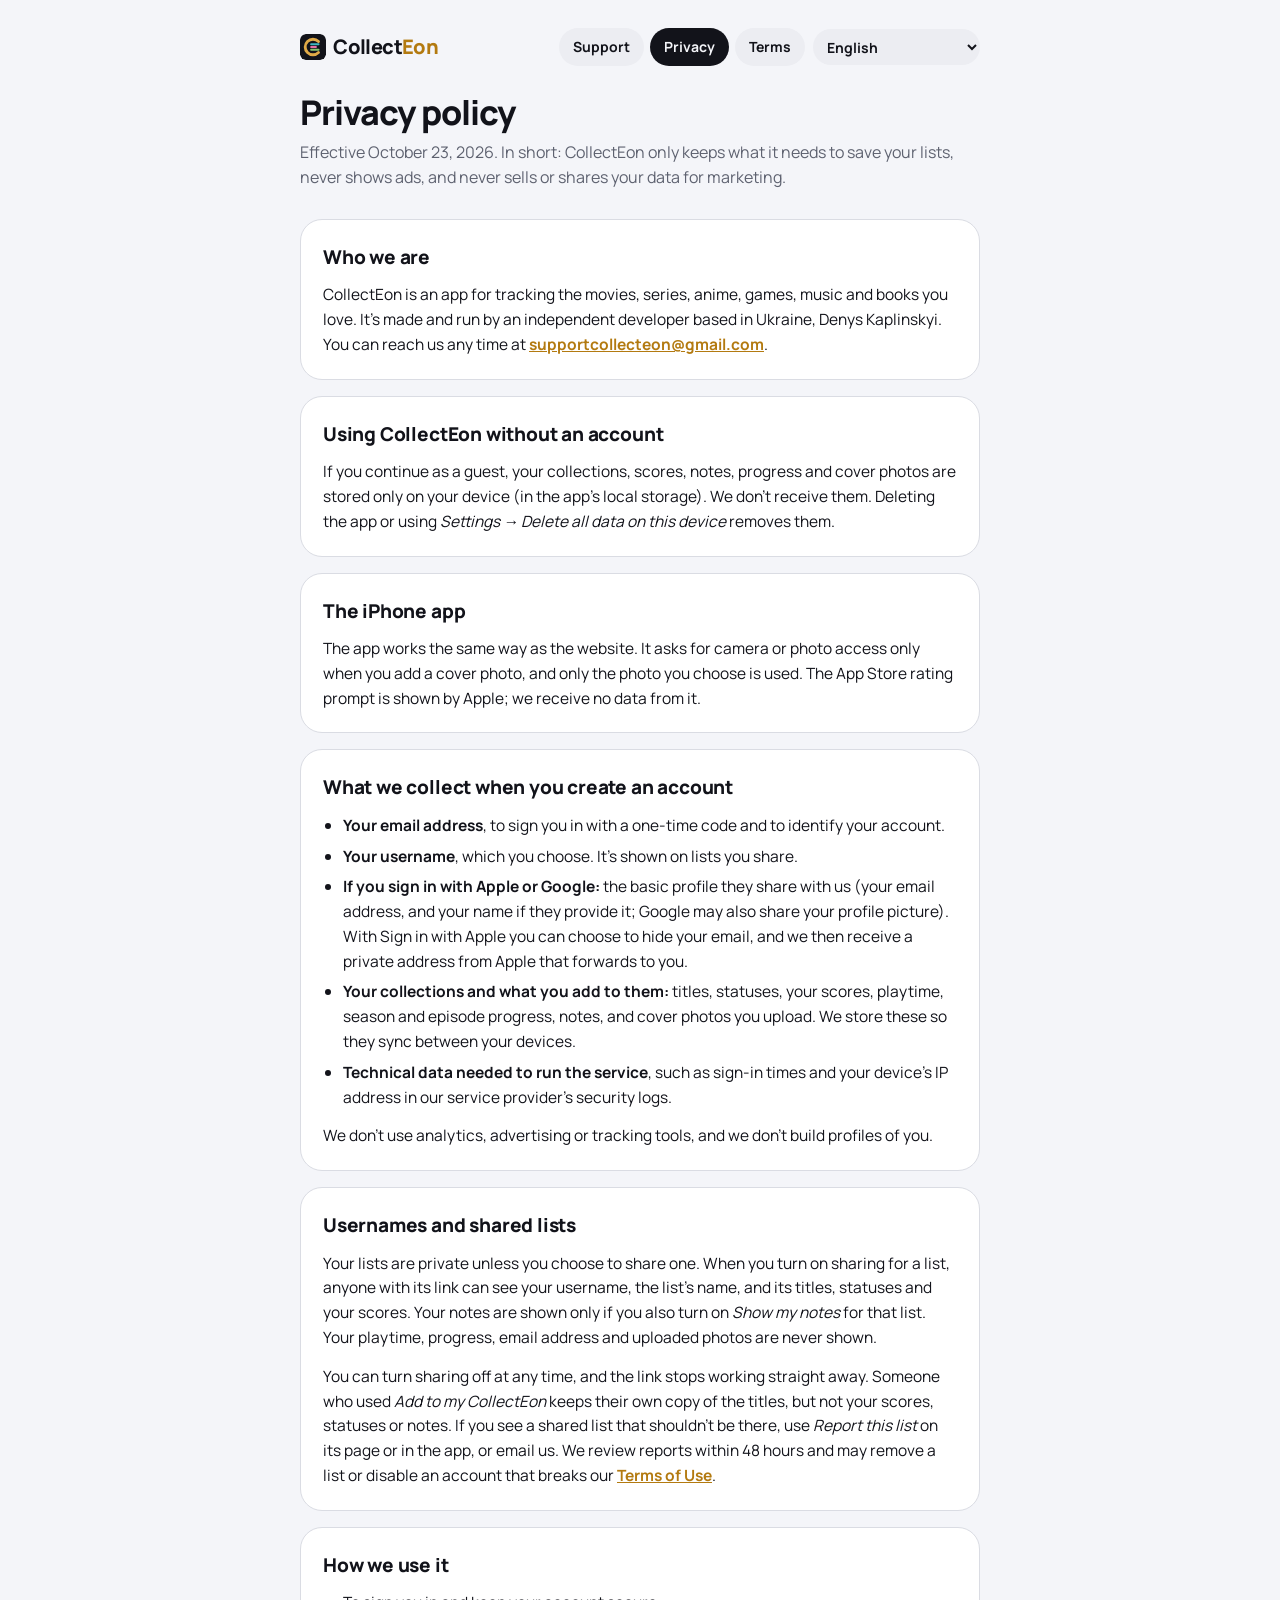
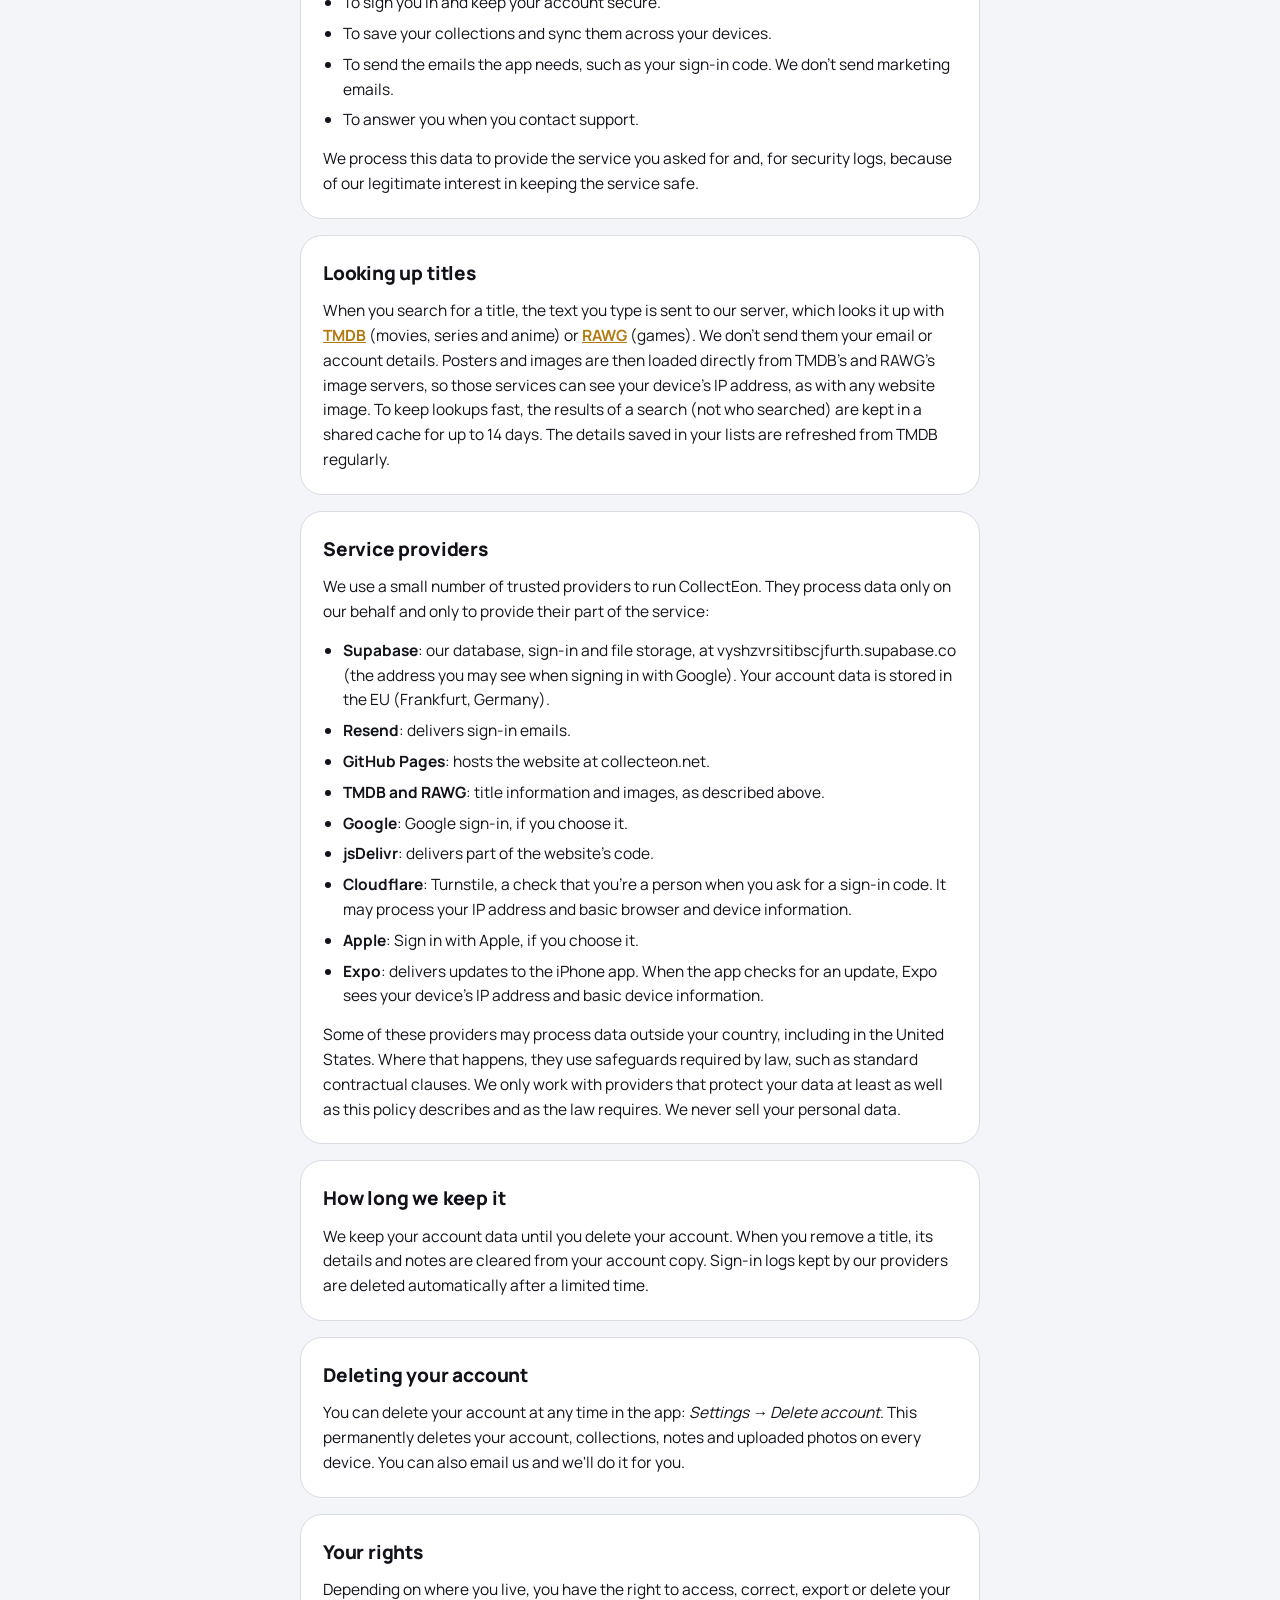
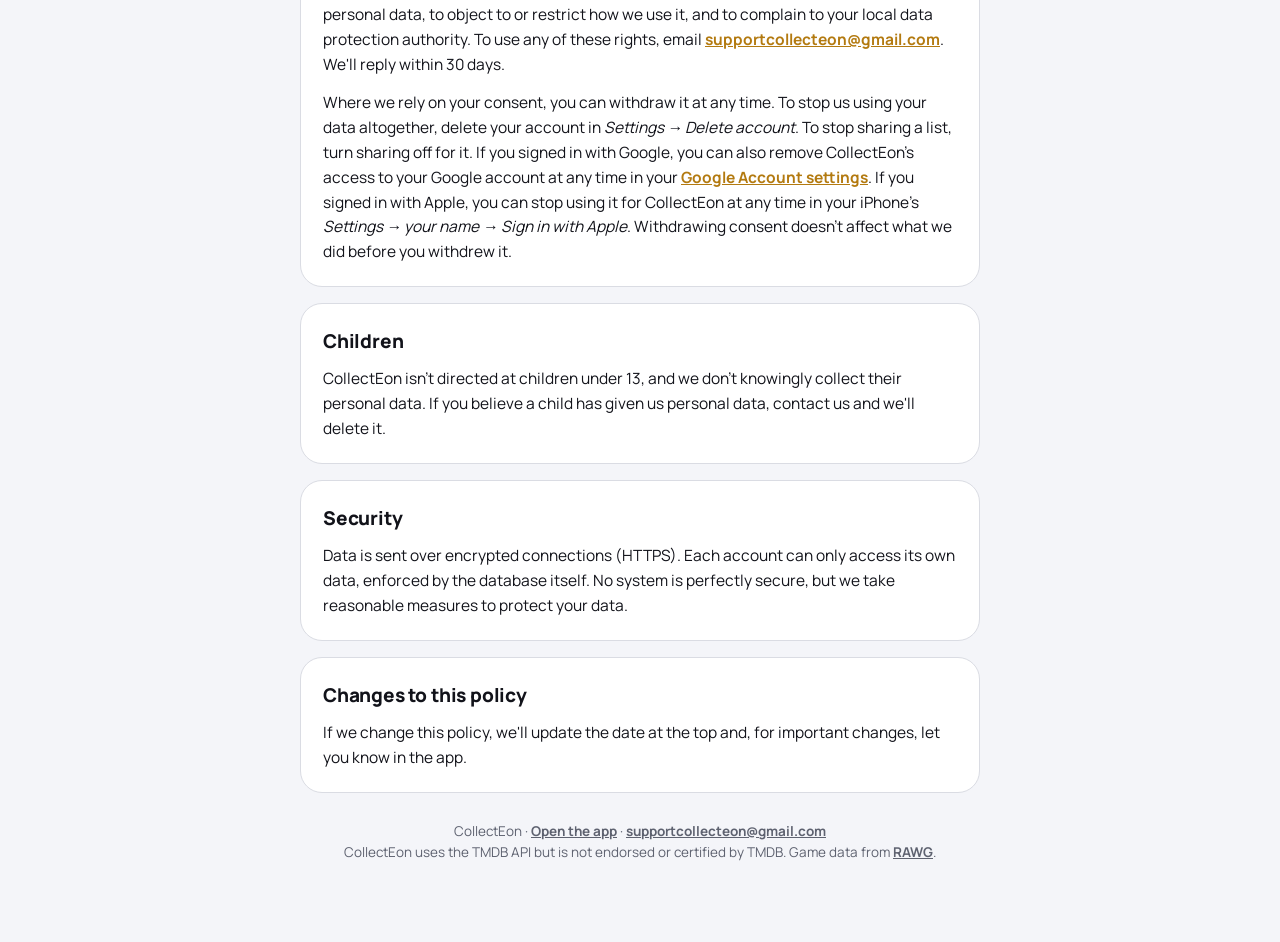
<file: privacy.html>
<!doctype html>
<html lang="en">
<head>
<meta charset="utf-8">
<link rel="icon" href="/favicon.svg" type="image/svg+xml">
<link rel="icon" href="/favicon.ico" sizes="any">
<link rel="apple-touch-icon" href="/apple-touch-icon.png">
<meta name="viewport" content="width=device-width, initial-scale=1">
<title>Privacy policy · CollectEon</title>
<meta name="description" content="How CollectEon collects, uses and protects your data.">
<link rel="preload" href="/fonts/manrope-latin.woff2" as="font" type="font/woff2" crossorigin>
<link rel="stylesheet" href="/fonts/manrope.css">
<style>
:root{--bg:#F4F5F9;--surface:#FFFFFF;--ink:#12131A;--muted:#5E6270;--line:#DADCE3;--accent:#B37A10;--chip:#ECEDF2;color-scheme:light}
@media (prefers-color-scheme: dark){:root{--bg:#0E0F14;--surface:#1A1C24;--ink:#F1F2F5;--muted:#A3A7B4;--line:#2E313C;--accent:#E0AA47;--chip:#262934;color-scheme:dark}}
*{box-sizing:border-box}
html,body{margin:0}
body{background:var(--bg);color:var(--ink);font-family:"Manrope",-apple-system,BlinkMacSystemFont,"Segoe UI",sans-serif;line-height:1.6;-webkit-font-smoothing:antialiased}
.wrap{max-width:720px;margin:0 auto;padding:28px 20px 64px}
.top{display:flex;align-items:center;justify-content:space-between;gap:12px;margin-bottom:28px}
.wordmark{font-weight:800;font-size:20px;letter-spacing:-.03em;color:var(--ink);text-decoration:none}
.wordmark span{color:var(--accent)}
.nav{display:flex;gap:6px;flex-wrap:wrap}
.nav a{font-size:14px;font-weight:700;color:var(--ink);text-decoration:none;padding:8px 14px;border-radius:999px;background:var(--chip)}
.nav a[aria-current]{background:var(--ink);color:var(--bg)}
h1{font-size:34px;line-height:1.1;letter-spacing:-.03em;margin:0 0 8px;font-weight:800}
.lead{color:var(--muted);margin:0 0 28px;font-size:16px}
.card{background:var(--surface);border:1px solid var(--line);border-radius:22px;padding:22px 22px 8px;margin:0 0 16px}
h2{font-size:19px;letter-spacing:-.01em;margin:0 0 10px;font-weight:800}
h3{font-size:16px;margin:18px 0 6px;font-weight:800}
p,li{font-size:15.5px}
p{margin:0 0 14px}
ul{margin:0 0 14px;padding-left:20px}
li{margin:0 0 6px}
a{color:var(--accent);font-weight:700}
.mail{display:inline-flex;align-items:center;gap:8px;background:var(--ink);color:var(--bg);text-decoration:none;padding:12px 18px;border-radius:999px;font-weight:800;margin:4px 0 16px}
.muted{color:var(--muted)}
.foot{margin-top:28px;font-size:13.5px;color:var(--muted);text-align:center}
.foot a{color:var(--muted)}

.top{flex-wrap:wrap}
.right{display:flex;align-items:center;gap:8px;flex-wrap:wrap}
.lang-pick{display:inline-flex;align-items:center}
.lang-pick select{font:inherit;font-size:14px;font-weight:700;color:var(--ink);height:36px;border-radius:999px;border:none;background:var(--chip);padding:0 10px}
.tr-note{font-size:13.5px;color:var(--muted);background:var(--surface);border:1px dashed var(--line);border-radius:14px;padding:10px 14px;margin:0 0 20px}
.wm-mark{display:inline-block;width:1.3em;height:1.3em;vertical-align:-0.3em;margin-right:.36em;border-radius:22%}
</style>
</head>
<body>
<div class="wrap">
<header class="top">
  <a class="wordmark" href="/"><svg class="wm-mark" viewBox="0 0 100 100" aria-hidden="true" focusable="false"><rect width="100" height="100" rx="22.4" fill="#12131A"/><path d="M71.2 28.8A30 30 0 1 0 71.2 71.2" fill="none" stroke="#E0AA47" stroke-width="11" stroke-linecap="round"/><rect x="39" y="36" width="36" height="7" rx="3.5" fill="#3FB6C2"/><rect x="39" y="46.5" width="26" height="7" rx="3.5" fill="#E86FA5"/><rect x="39" y="57" width="36" height="7" rx="3.5" fill="#86C46F"/></svg>Collect<span>Eon</span></a>
  <div class="right"><nav class="nav" aria-label="Pages"><a data-nav="support" href="/support">Support</a><a data-nav="privacy" href="/privacy" aria-current="page">Privacy</a><a data-nav="terms" href="/terms">Terms</a></nav><label class="lang-pick"><select id="lang-select" aria-label="Language"></select></label></div>
</header>
<main id="page-main">
<h1>Privacy policy</h1>
<p class="lead">Effective October 23, 2026. In short: CollectEon only keeps what it needs to save your lists, never shows ads, and never sells or shares your data for marketing.</p>

<section class="card">
<h2>Who we are</h2>
<p>CollectEon is an app for tracking the movies, series, anime, games, music and books you love. It's made and run by an independent developer based in Ukraine, Denys Kaplinskyi. You can reach us any time at <a href="mailto:supportcollecteon@gmail.com">supportcollecteon@gmail.com</a>.</p>
</section>

<section class="card">
<h2>Using CollectEon without an account</h2>
<p>If you continue as a guest, your collections, scores, notes, progress and cover photos are stored only on your device (in the app's local storage). We don't receive them. Deleting the app or using <em>Settings → Delete all data on this device</em> removes them.</p>
</section>

<section class="card">
<h2>The iPhone app</h2>
<p>The app works the same way as the website. It asks for camera or photo access only when you add a cover photo, and only the photo you choose is used. The App Store rating prompt is shown by Apple; we receive no data from it.</p>
</section>

<section class="card">
<h2>What we collect when you create an account</h2>
<ul>
<li><strong>Your email address</strong>, to sign you in with a one-time code and to identify your account.</li>
<li><strong>Your username</strong>, which you choose. It's shown on lists you share.</li>
<li><strong>If you sign in with Apple or Google:</strong> the basic profile they share with us (your email address, and your name if they provide it; Google may also share your profile picture). With Sign in with Apple you can choose to hide your email, and we then receive a private address from Apple that forwards to you.</li>
<li><strong>Your collections and what you add to them:</strong> titles, statuses, your scores, playtime, season and episode progress, notes, and cover photos you upload. We store these so they sync between your devices.</li>
<li><strong>Technical data needed to run the service</strong>, such as sign-in times and your device's IP address in our service provider's security logs.</li>
</ul>
<p>We don't use analytics, advertising or tracking tools, and we don't build profiles of you.</p>
</section>

<section class="card">
<h2>Usernames and shared lists</h2>
<p>Your lists are private unless you choose to share one. When you turn on sharing for a list, anyone with its link can see your username, the list's name, and its titles, statuses and your scores. Your notes are shown only if you also turn on <em>Show my notes</em> for that list. Your playtime, progress, email address and uploaded photos are never shown.</p>
<p>You can turn sharing off at any time, and the link stops working straight away. Someone who used <em>Add to my CollectEon</em> keeps their own copy of the titles, but not your scores, statuses or notes. If you see a shared list that shouldn't be there, use <em>Report this list</em> on its page or in the app, or email us. We review reports within 48 hours and may remove a list or disable an account that breaks our <a href="/terms">Terms of Use</a>.</p>
</section>

<section class="card">
<h2>How we use it</h2>
<ul>
<li>To sign you in and keep your account secure.</li>
<li>To save your collections and sync them across your devices.</li>
<li>To send the emails the app needs, such as your sign-in code. We don't send marketing emails.</li>
<li>To answer you when you contact support.</li>
</ul>
<p>We process this data to provide the service you asked for and, for security logs, because of our legitimate interest in keeping the service safe.</p>
</section>

<section class="card">
<h2>Looking up titles</h2>
<p>When you search for a title, the text you type is sent to our server, which looks it up with <a href="https://www.themoviedb.org">TMDB</a> (movies, series and anime) or <a href="https://rawg.io">RAWG</a> (games). We don't send them your email or account details. Posters and images are then loaded directly from TMDB's and RAWG's image servers, so those services can see your device's IP address, as with any website image. To keep lookups fast, the results of a search (not who searched) are kept in a shared cache for up to 14 days. The details saved in your lists are refreshed from TMDB regularly.</p>
</section>

<section class="card">
<h2>Service providers</h2>
<p>We use a small number of trusted providers to run CollectEon. They process data only on our behalf and only to provide their part of the service:</p>
<ul>
<li><strong>Supabase</strong>: our database, sign-in and file storage, at vyshzvrsitibscjfurth.<wbr>supabase.co (the address you may see when signing in with Google). Your account data is stored in the EU (Frankfurt, Germany).</li>
<li><strong>Resend</strong>: delivers sign-in emails.</li>
<li><strong>GitHub Pages</strong>: hosts the website at collecteon.net.</li>
<li><strong>TMDB and RAWG</strong>: title information and images, as described above.</li>
<li><strong>Google</strong>: Google sign-in, if you choose it.</li>
<li><strong>jsDelivr</strong>: delivers part of the website's code.</li>
<li><strong>Cloudflare</strong>: Turnstile, a check that you're a person when you ask for a sign-in code. It may process your IP address and basic browser and device information.</li>
<li><strong>Apple</strong>: Sign in with Apple, if you choose it.</li>
<li><strong>Expo</strong>: delivers updates to the iPhone app. When the app checks for an update, Expo sees your device's IP address and basic device information.</li>
</ul>
<p>Some of these providers may process data outside your country, including in the United States. Where that happens, they use safeguards required by law, such as standard contractual clauses. We only work with providers that protect your data at least as well as this policy describes and as the law requires. We never sell your personal data.</p>
</section>

<section class="card">
<h2>How long we keep it</h2>
<p>We keep your account data until you delete your account. When you remove a title, its details and notes are cleared from your account copy. Sign-in logs kept by our providers are deleted automatically after a limited time.</p>
</section>

<section class="card">
<h2>Deleting your account</h2>
<p>You can delete your account at any time in the app: <em>Settings → Delete account</em>. This permanently deletes your account, collections, notes and uploaded photos on every device. You can also email us and we'll do it for you.</p>
</section>

<section class="card">
<h2>Your rights</h2>
<p>Depending on where you live, you have the right to access, correct, export or delete your personal data, to object to or restrict how we use it, and to complain to your local data protection authority. To use any of these rights, email <a href="mailto:supportcollecteon@gmail.com">supportcollecteon@gmail.com</a>. We'll reply within 30 days.</p>
<p>Where we rely on your consent, you can withdraw it at any time. To stop us using your data altogether, delete your account in <em>Settings → Delete account</em>. To stop sharing a list, turn sharing off for it. If you signed in with Google, you can also remove CollectEon's access to your Google account at any time in your <a href="https://myaccount.google.com/connections">Google Account settings</a>. If you signed in with Apple, you can stop using it for CollectEon at any time in your iPhone's <em>Settings → your name → Sign in with Apple</em>. Withdrawing consent doesn't affect what we did before you withdrew it.</p>
</section>

<section class="card">
<h2>Children</h2>
<p>CollectEon isn't directed at children under 13, and we don't knowingly collect their personal data. If you believe a child has given us personal data, contact us and we'll delete it.</p>
</section>

<section class="card">
<h2>Security</h2>
<p>Data is sent over encrypted connections (HTTPS). Each account can only access its own data, enforced by the database itself. No system is perfectly secure, but we take reasonable measures to protect your data.</p>
</section>

<section class="card">
<h2>Changes to this policy</h2>
<p>If we change this policy, we'll update the date at the top and, for important changes, let you know in the app.</p>
</section>
</main>
<p class="foot" id="page-foot">CollectEon · <a href="/app">Open the app</a> · <a href="mailto:supportcollecteon@gmail.com">supportcollecteon@gmail.com</a><br>CollectEon uses the TMDB API but is not endorsed or certified by TMDB. Game data from <a href="https://rawg.io">RAWG</a>.</p>
</div>
<template data-lang="uk" data-title="Політика конфіденційності · CollectEon" data-desc="Як CollectEon збирає, використовує та захищає ваші дані."><div data-part="main">
<h1>Політика конфіденційності</h1>
<p class="lead">Діє з 23 жовтня 2026 року. Коротко: CollectEon зберігає лише те, що потрібно для ваших списків, ніколи не показує рекламу і ніколи не продає й не передає ваші дані для маркетингу.</p>
<p class="tr-note">Це переклад для вашої зручності. Якщо між ним і <a href="?lang=en">англійською версією</a> є розбіжності, діє англійська версія.</p>

<section class="card">
<h2>Хто ми</h2>
<p>CollectEon — це застосунок для відстеження фільмів, серіалів, аніме, ігор, музики й книжок, які ви любите. Його створює та підтримує незалежний розробник з України Денис Каплінський. Ви можете будь-коли написати нам на <a href="mailto:supportcollecteon@gmail.com">supportcollecteon@gmail.com</a>.</p>
</section>

<section class="card">
<h2>Користування CollectEon без акаунта</h2>
<p>Якщо ви продовжуєте як гість, ваші колекції, оцінки, нотатки, прогрес і обкладинки зберігаються лише на вашому пристрої (у локальному сховищі застосунку). Ми їх не отримуємо. Їх можна видалити, видаливши застосунок або скориставшись пунктом <em>Налаштування → Видалити всі дані на цьому пристрої</em>.</p>
</section>

<section class="card">
<h2>Застосунок для iPhone</h2>
<p>Застосунок працює так само, як сайт. Він просить доступ до камери чи фото лише тоді, коли ви додаєте фото обкладинки, і використовується лише вибране вами фото. Запит на оцінку в App Store показує Apple; ми не отримуємо з нього жодних даних.</p>
</section>

<section class="card">
<h2>Що ми збираємо, коли ви створюєте акаунт</h2>
<ul>
<li><strong>Вашу адресу електронної пошти</strong> — щоб ви могли входити за одноразовим кодом і щоб ідентифікувати ваш акаунт.</li>
<li><strong>Ваше ім’я користувача</strong>, яке ви обираєте самі. Воно показується в списках, якими ви ділитеся.</li>
<li><strong>Якщо ви входите через Apple або Google:</strong> базовий профіль, який вони нам передають (вашу адресу пошти, а також ім’я, якщо вони його надають; Google може також передати фото профілю). У «Вхід з Apple» можна приховати свою пошту — тоді Apple передає нам приватну адресу, яка пересилає листи вам.</li>
<li><strong>Ваші колекції та все, що ви до них додаєте:</strong> назви, статуси, ваші оцінки, час у грі, прогрес за сезонами й серіями, нотатки та обкладинки, які ви завантажуєте. Ми зберігаємо їх, щоб вони синхронізувалися між вашими пристроями.</li>
<li><strong>Технічні дані, потрібні для роботи сервісу</strong>, як-от час входу та IP-адресу вашого пристрою в журналах безпеки нашого постачальника послуг.</li>
</ul>
<p>Ми не використовуємо інструменти аналітики, реклами чи відстеження і не складаємо ваших профілів.</p>
</section>

<section class="card">
<h2>Імена користувачів і спільні списки</h2>
<p>Ваші списки приватні, доки ви самі не поділитеся одним із них. Коли ви вмикаєте доступ до списку, будь-хто з посиланням бачить ваше ім’я користувача, назву списку, його назви, статуси та ваші оцінки. Ваші нотатки показуються, лише якщо ви також увімкнете для цього списку <em>Показати мої нотатки</em>. Ваш час у грі, прогрес, адреса пошти та завантажені фото ніколи не показуються.</p>
<p>Ви можете будь-коли вимкнути доступ, і посилання одразу перестане працювати. Хто скористався кнопкою <em>Додати до мого CollectEon</em>, зберігає власну копію назв, але не ваших оцінок, статусів чи нотаток. Якщо ви бачите спільний список, якого не має бути, натисніть <em>Поскаржитися на список</em> на його сторінці або в застосунку чи напишіть нам. Ми розглядаємо скарги протягом 48 годин і можемо видалити список або заблокувати акаунт, що порушує наші <a href="/terms">Умови використання</a>.</p>
</section>

<section class="card">
<h2>Як ми їх використовуємо</h2>
<ul>
<li>Щоб ви могли входити й ваш акаунт був захищений.</li>
<li>Щоб зберігати ваші колекції та синхронізувати їх між пристроями.</li>
<li>Щоб надсилати листи, потрібні застосунку, наприклад код для входу. Маркетингових листів ми не надсилаємо.</li>
<li>Щоб відповідати вам, коли ви звертаєтеся до підтримки.</li>
</ul>
<p>Ми обробляємо ці дані, щоб надавати сервіс, про який ви просили, а журнали безпеки — на підставі нашого законного інтересу підтримувати безпеку сервісу.</p>
</section>

<section class="card">
<h2>Пошук назв</h2>
<p>Коли ви шукаєте назву, введений текст надсилається на наш сервер, який шукає її в <a href="https://www.themoviedb.org">TMDB</a> (фільми, серіали й аніме) або <a href="https://rawg.io">RAWG</a> (ігри). Ми не передаємо їм вашу адресу пошти чи дані акаунта. Постери й зображення потім завантажуються безпосередньо із серверів TMDB і RAWG, тому ці сервіси можуть бачити IP-адресу вашого пристрою, як і з будь-яким зображенням на сайті. Щоб пошук працював швидко, результати пошуку (але не те, хто шукав) зберігаються в спільному кеші до 14 днів. Подробиці, збережені у ваших списках, регулярно оновлюються з TMDB.</p>
</section>

<section class="card">
<h2>Постачальники послуг</h2>
<p>Для роботи CollectEon ми користуємося послугами невеликої кількості надійних постачальників. Вони обробляють дані лише від нашого імені й лише для своєї частини сервісу:</p>
<ul>
<li><strong>Supabase</strong>: наша база даних, вхід і сховище файлів, за адресою vyshzvrsitibscjfurth.<wbr>supabase.co (її може бути видно під час входу через Google). Дані вашого акаунта зберігаються в ЄС (Франкфурт, Німеччина).</li>
<li><strong>Resend</strong>: доставляє листи з кодами для входу.</li>
<li><strong>GitHub Pages</strong>: розміщує сайт collecteon.net.</li>
<li><strong>TMDB і RAWG</strong>: інформація про назви та зображення, як описано вище.</li>
<li><strong>Google</strong>: вхід через Google, якщо ви його обираєте.</li>
<li><strong>jsDelivr</strong>: доставляє частину коду сайту.</li>
<li><strong>Cloudflare</strong>: Turnstile — перевірка, що ви людина, коли ви запитуєте код для входу. Може обробляти вашу IP-адресу та базові дані про браузер і пристрій.</li>
<li><strong>Apple</strong>: «Вхід з Apple», якщо ви його обираєте.</li>
<li><strong>Expo</strong>: доставляє оновлення застосунку для iPhone. Коли застосунок перевіряє оновлення, Expo бачить IP-адресу вашого пристрою та базові відомості про пристрій.</li>
</ul>
<p>Деякі з цих постачальників можуть обробляти дані за межами вашої країни, зокрема у США. У таких випадках вони застосовують передбачені законом гарантії, наприклад стандартні договірні положення. Ми співпрацюємо лише з постачальниками, які захищають ваші дані не гірше, ніж описано в цій політиці та вимагає закон. Ми ніколи не продаємо ваші персональні дані.</p>
</section>

<section class="card">
<h2>Як довго ми їх зберігаємо</h2>
<p>Ми зберігаємо дані вашого акаунта, доки ви його не видалите. Коли ви видаляєте назву, її подробиці й нотатки стираються з копії у вашому акаунті. Журнали входу, які ведуть наші постачальники, автоматично видаляються через обмежений час.</p>
</section>

<section class="card">
<h2>Видалення акаунта</h2>
<p>Ви можете будь-коли видалити акаунт у застосунку: <em>Налаштування → Видалити акаунт</em>. Це назавжди видаляє ваш акаунт, колекції, нотатки й завантажені фото на всіх пристроях. Також ви можете написати нам, і ми зробимо це за вас.</p>
</section>

<section class="card">
<h2>Ваші права</h2>
<p>Залежно від того, де ви живете, ви маєте право отримати доступ до своїх персональних даних, виправити, експортувати чи видалити їх, заперечити проти їх використання або обмежити його, а також подати скаргу до місцевого органу із захисту даних. Щоб скористатися будь-яким із цих прав, напишіть на <a href="mailto:supportcollecteon@gmail.com">supportcollecteon@gmail.com</a>. Ми відповімо протягом 30 днів.</p>
<p>Якщо ми покладаємося на вашу згоду, ви можете будь-коли її відкликати. Щоб ми повністю припинили використовувати ваші дані, видаліть акаунт у <em>Налаштування → Видалити акаунт</em>. Щоб припинити ділитися списком, вимкніть для нього доступ. Якщо ви входили через Google, ви також можете будь-коли скасувати доступ CollectEon до вашого акаунта Google у <a href="https://myaccount.google.com/connections">налаштуваннях акаунта Google</a>. Якщо ви входили через Apple, ви можете будь-коли припинити використовувати його для CollectEon у <em>Параметрах iPhone → ваше ім’я → Вхід з Apple</em>. Відкликання згоди не впливає на те, що ми робили до цього.</p>
</section>

<section class="card">
<h2>Діти</h2>
<p>CollectEon не призначений для дітей до 13 років, і ми свідомо не збираємо їхніх персональних даних. Якщо ви вважаєте, що дитина надала нам персональні дані, зв’яжіться з нами, і ми їх видалимо.</p>
</section>

<section class="card">
<h2>Безпека</h2>
<p>Дані передаються зашифрованими з’єднаннями (HTTPS). Кожен акаунт має доступ лише до власних даних, і це забезпечує сама база даних. Жодна система не захищена ідеально, але ми вживаємо розумних заходів, щоб захистити ваші дані.</p>
</section>

<section class="card">
<h2>Зміни в цій політиці</h2>
<p>Якщо ми змінимо цю політику, ми оновимо дату вгорі, а про важливі зміни повідомимо в застосунку.</p>
</section>
</div><div data-part="foot">CollectEon · <a href="/app">Відкрити застосунок</a> · <a href="mailto:supportcollecteon@gmail.com">supportcollecteon@gmail.com</a><br>CollectEon використовує API TMDB, але не схвалений і не сертифікований TMDB. Дані про ігри — з <a href="https://rawg.io">RAWG</a>.</div><div data-part="nav" data-support="Підтримка" data-privacy="Конфіденційність" data-terms="Умови" data-language="Мова"></div></template>
<template data-lang="fr" data-title="Politique de confidentialité · CollectEon" data-desc="Comment CollectEon collecte, utilise et protège vos données."><div data-part="main">
<h1>Politique de confidentialité</h1>
<p class="lead">En vigueur depuis le 23 octobre 2026. En bref : CollectEon ne conserve que ce dont il a besoin pour enregistrer vos listes, n’affiche jamais de publicité, et ne vend ni ne partage jamais vos données à des fins marketing.</p>
<p class="tr-note">Cette traduction vous est fournie pour plus de commodité. En cas de différence avec la <a href="?lang=en">version anglaise</a>, c’est la version anglaise qui fait foi.</p>

<section class="card">
<h2>Qui nous sommes</h2>
<p>CollectEon est une app pour suivre les films, séries, animés, jeux, musiques et livres que vous aimez. Elle est créée et gérée par un développeur indépendant basé en Ukraine, Denys Kaplinskyi. Vous pouvez nous écrire à tout moment à <a href="mailto:supportcollecteon@gmail.com">supportcollecteon@gmail.com</a>.</p>
</section>

<section class="card">
<h2>Utiliser CollectEon sans compte</h2>
<p>Si vous continuez en invité, vos collections, notes, commentaires, progressions et photos de couverture sont stockées uniquement sur votre appareil (dans le stockage local de l’app). Nous ne les recevons pas. Supprimer l’app ou utiliser <em>Réglages → Supprimer toutes les données de cet appareil</em> les efface.</p>
</section>

<section class="card">
<h2>L’app iPhone</h2>
<p>L’app fonctionne comme le site. Elle demande l’accès à l’appareil photo ou aux photos uniquement lorsque vous ajoutez une photo de couverture, et seule la photo que vous choisissez est utilisée. La demande de note sur l’App Store est affichée par Apple ; nous n’en recevons aucune donnée.</p>
</section>

<section class="card">
<h2>Ce que nous collectons lorsque vous créez un compte</h2>
<ul>
<li><strong>Votre adresse e-mail</strong>, pour vous connecter avec un code à usage unique et identifier votre compte.</li>
<li><strong>Votre nom d’utilisateur</strong>, que vous choisissez. Il apparaît sur les listes que vous partagez.</li>
<li><strong>Si vous vous connectez avec Apple ou Google :</strong> le profil de base qu’ils nous transmettent (votre adresse e-mail, et votre nom s’ils le fournissent ; Google peut aussi transmettre votre photo de profil). Avec « Se connecter avec Apple », vous pouvez masquer votre e-mail : nous recevons alors une adresse privée d’Apple qui vous transfère les messages.</li>
<li><strong>Vos collections et ce que vous y ajoutez :</strong> titres, statuts, vos notes, temps de jeu, progression par saison et épisode, commentaires et photos de couverture que vous importez. Nous les conservons pour les synchroniser entre vos appareils.</li>
<li><strong>Les données techniques nécessaires au service</strong>, comme les heures de connexion et l’adresse IP de votre appareil dans les journaux de sécurité de notre prestataire.</li>
</ul>
<p>Nous n’utilisons aucun outil d’analyse, de publicité ou de suivi, et nous ne créons pas de profil à votre sujet.</p>
</section>

<section class="card">
<h2>Noms d’utilisateur et listes partagées</h2>
<p>Vos listes sont privées tant que vous n’en partagez pas une. Lorsque vous activez le partage d’une liste, toute personne disposant du lien peut voir votre nom d’utilisateur, le nom de la liste, ses titres, statuts et vos notes. Vos commentaires ne sont visibles que si vous activez aussi <em>Afficher mes commentaires</em> pour cette liste. Votre temps de jeu, votre progression, votre adresse e-mail et vos photos importées ne sont jamais affichés.</p>
<p>Vous pouvez désactiver le partage à tout moment, et le lien cesse aussitôt de fonctionner. Une personne qui a utilisé <em>Ajouter à mon CollectEon</em> garde sa propre copie des titres, mais pas vos notes, statuts ou commentaires. Si vous voyez une liste partagée qui ne devrait pas exister, utilisez <em>Signaler cette liste</em> sur sa page ou dans l’app, ou écrivez-nous. Nous examinons les signalements sous 48 heures et pouvons supprimer une liste ou désactiver un compte qui enfreint nos <a href="/terms">Conditions d’utilisation</a>.</p>
</section>

<section class="card">
<h2>Comment nous les utilisons</h2>
<ul>
<li>Pour vous connecter et sécuriser votre compte.</li>
<li>Pour enregistrer vos collections et les synchroniser entre vos appareils.</li>
<li>Pour envoyer les e-mails dont l’app a besoin, comme votre code de connexion. Nous n’envoyons pas d’e-mails marketing.</li>
<li>Pour vous répondre lorsque vous contactez l’assistance.</li>
</ul>
<p>Nous traitons ces données pour fournir le service que vous avez demandé et, pour les journaux de sécurité, sur la base de notre intérêt légitime à assurer la sécurité du service.</p>
</section>

<section class="card">
<h2>Recherche de titres</h2>
<p>Lorsque vous cherchez un titre, le texte saisi est envoyé à notre serveur, qui le recherche auprès de <a href="https://www.themoviedb.org">TMDB</a> (films, séries et animés) ou de <a href="https://rawg.io">RAWG</a> (jeux). Nous ne leur transmettons ni votre e-mail ni les informations de votre compte. Les affiches et images sont ensuite chargées directement depuis les serveurs d’images de TMDB et RAWG ; ces services peuvent donc voir l’adresse IP de votre appareil, comme pour toute image d’un site web. Pour que la recherche reste rapide, les résultats d’une recherche (mais pas l’identité de la personne qui a cherché) sont conservés dans un cache partagé pendant 14 jours au maximum. Les détails enregistrés dans vos listes sont actualisés régulièrement depuis TMDB.</p>
</section>

<section class="card">
<h2>Prestataires</h2>
<p>Nous faisons appel à un petit nombre de prestataires de confiance pour faire fonctionner CollectEon. Ils traitent les données uniquement pour notre compte et uniquement pour assurer leur partie du service :</p>
<ul>
<li><strong>Supabase</strong> : notre base de données, la connexion et le stockage des fichiers, à l’adresse vyshzvrsitibscjfurth.<wbr>supabase.co (celle que vous pouvez voir en vous connectant avec Google). Les données de votre compte sont stockées dans l’UE (Francfort, Allemagne).</li>
<li><strong>Resend</strong> : envoie les e-mails de connexion.</li>
<li><strong>GitHub Pages</strong> : héberge le site collecteon.net.</li>
<li><strong>TMDB et RAWG</strong> : informations sur les titres et images, comme décrit ci-dessus.</li>
<li><strong>Google</strong> : la connexion avec Google, si vous la choisissez.</li>
<li><strong>jsDelivr</strong> : fournit une partie du code du site.</li>
<li><strong>Cloudflare</strong> : Turnstile, une vérification que vous êtes une personne lorsque vous demandez un code de connexion. Il peut traiter votre adresse IP et des informations de base sur votre navigateur et votre appareil.</li>
<li><strong>Apple</strong> : « Se connecter avec Apple », si vous le choisissez.</li>
<li><strong>Expo</strong> : fournit les mises à jour de l’app iPhone. Quand l’app vérifie s’il y a une mise à jour, Expo voit l’adresse IP de votre appareil et des informations de base sur celui-ci.</li>
</ul>
<p>Certains de ces prestataires peuvent traiter des données hors de votre pays, notamment aux États-Unis. Dans ce cas, ils appliquent les garanties exigées par la loi, comme les clauses contractuelles types. Nous ne travaillons qu’avec des prestataires qui protègent vos données au moins aussi bien que le décrit cette politique et que l’exige la loi. Nous ne vendons jamais vos données personnelles.</p>
</section>

<section class="card">
<h2>Durée de conservation</h2>
<p>Nous conservons les données de votre compte jusqu’à ce que vous le supprimiez. Lorsque vous retirez un titre, ses détails et commentaires sont effacés de la copie de votre compte. Les journaux de connexion conservés par nos prestataires sont supprimés automatiquement après une durée limitée.</p>
</section>

<section class="card">
<h2>Supprimer votre compte</h2>
<p>Vous pouvez supprimer votre compte à tout moment dans l’app : <em>Réglages → Supprimer le compte</em>. Cela supprime définitivement votre compte, vos collections, commentaires et photos importées sur tous vos appareils. Vous pouvez aussi nous écrire et nous le ferons pour vous.</p>
</section>

<section class="card">
<h2>Vos droits</h2>
<p>Selon votre lieu de résidence, vous avez le droit d’accéder à vos données personnelles, de les rectifier, de les exporter ou de les supprimer, de vous opposer à leur utilisation ou de la limiter, et de porter plainte auprès de votre autorité locale de protection des données. Pour exercer l’un de ces droits, écrivez à <a href="mailto:supportcollecteon@gmail.com">supportcollecteon@gmail.com</a>. Nous répondrons sous 30 jours.</p>
<p>Lorsque nous nous appuyons sur votre consentement, vous pouvez le retirer à tout moment. Pour que nous cessions totalement d’utiliser vos données, supprimez votre compte dans <em>Réglages → Supprimer le compte</em>. Pour ne plus partager une liste, désactivez son partage. Si vous vous êtes connecté avec Google, vous pouvez aussi retirer à tout moment l’accès de CollectEon à votre compte Google dans les <a href="https://myaccount.google.com/connections">paramètres de votre compte Google</a>. Si vous vous êtes connecté avec Apple, vous pouvez cesser de l’utiliser pour CollectEon à tout moment dans <em>Réglages de l’iPhone → votre nom → Se connecter avec Apple</em>. Le retrait du consentement n’affecte pas ce que nous avons fait auparavant.</p>
</section>

<section class="card">
<h2>Enfants</h2>
<p>CollectEon ne s’adresse pas aux enfants de moins de 13 ans, et nous ne collectons pas sciemment leurs données personnelles. Si vous pensez qu’un enfant nous a transmis des données personnelles, contactez-nous et nous les supprimerons.</p>
</section>

<section class="card">
<h2>Sécurité</h2>
<p>Les données transitent par des connexions chiffrées (HTTPS). Chaque compte ne peut accéder qu’à ses propres données, ce qui est imposé par la base de données elle-même. Aucun système n’est parfaitement sûr, mais nous prenons des mesures raisonnables pour protéger vos données.</p>
</section>

<section class="card">
<h2>Modifications de cette politique</h2>
<p>Si nous modifions cette politique, nous mettrons à jour la date en haut de la page et, pour les changements importants, nous vous en informerons dans l’app.</p>
</section>
</div><div data-part="foot">CollectEon · <a href="/app">Ouvrir l’app</a> · <a href="mailto:supportcollecteon@gmail.com">supportcollecteon@gmail.com</a><br>CollectEon utilise l’API de TMDB mais n’est ni approuvé ni certifié par TMDB. Données des jeux fournies par <a href="https://rawg.io">RAWG</a>.</div><div data-part="nav" data-support="Assistance" data-privacy="Confidentialité" data-terms="Conditions" data-language="Langue"></div></template>
<template data-lang="de" data-title="Datenschutzerklärung · CollectEon" data-desc="Wie CollectEon deine Daten erhebt, nutzt und schützt."><div data-part="main">
<h1>Datenschutzerklärung</h1>
<p class="lead">Gültig ab 23. Oktober 2026. Kurz gesagt: CollectEon speichert nur, was es für deine Listen braucht, zeigt nie Werbung und verkauft oder teilt deine Daten nie für Marketingzwecke.</p>
<p class="tr-note">Diese Übersetzung dient nur deiner Orientierung. Bei Abweichungen von der <a href="?lang=en">englischen Fassung</a> gilt die englische Fassung.</p>

<section class="card">
<h2>Wer wir sind</h2>
<p>CollectEon ist eine App, mit der du die Filme, Serien, Animes, Spiele, Musik und Bücher festhältst, die du liebst. Sie wird von einem unabhängigen Entwickler aus der Ukraine, Denys Kaplinskyi, entwickelt und betrieben. Du erreichst uns jederzeit unter <a href="mailto:supportcollecteon@gmail.com">supportcollecteon@gmail.com</a>.</p>
</section>

<section class="card">
<h2>CollectEon ohne Konto nutzen</h2>
<p>Wenn du als Gast fortfährst, werden deine Sammlungen, Bewertungen, Notizen, dein Fortschritt und deine Cover-Fotos nur auf deinem Gerät gespeichert (im lokalen Speicher der App). Wir erhalten sie nicht. Wenn du die App löschst oder <em>Einstellungen → Alle Daten auf diesem Gerät löschen</em> verwendest, werden sie entfernt.</p>
</section>

<section class="card">
<h2>Die iPhone-App</h2>
<p>Die App funktioniert wie die Website. Sie fragt nur nach Zugriff auf Kamera oder Fotos, wenn du ein Coverfoto hinzufügst, und verwendet nur das Foto, das du auswählst. Die Bitte um eine Bewertung im App Store zeigt Apple an; wir erhalten daraus keine Daten.</p>
</section>

<section class="card">
<h2>Was wir erheben, wenn du ein Konto erstellst</h2>
<ul>
<li><strong>Deine E-Mail-Adresse</strong>, um dich mit einem Einmalcode anzumelden und dein Konto zu identifizieren.</li>
<li><strong>Deinen Benutzernamen</strong>, den du selbst wählst. Er wird bei Listen angezeigt, die du teilst.</li>
<li><strong>Wenn du dich mit Apple oder Google anmeldest:</strong> das Basisprofil, das sie mit uns teilen (deine E-Mail-Adresse und, falls sie ihn bereitstellen, deinen Namen; Google kann auch dein Profilbild teilen). Bei „Mit Apple anmelden“ kannst du deine E-Mail-Adresse verbergen; wir erhalten dann von Apple eine private Adresse, die an dich weiterleitet.</li>
<li><strong>Deine Sammlungen und was du hinzufügst:</strong> Titel, Status, deine Bewertungen, Spielzeit, Fortschritt bei Staffeln und Folgen, Notizen und Cover-Fotos, die du hochlädst. Wir speichern sie, damit sie zwischen deinen Geräten synchronisiert werden.</li>
<li><strong>Technische Daten, die für den Betrieb nötig sind</strong>, etwa Anmeldezeiten und die IP-Adresse deines Geräts in den Sicherheitsprotokollen unseres Dienstleisters.</li>
</ul>
<p>Wir nutzen keine Analyse-, Werbe- oder Tracking-Tools und erstellen keine Profile über dich.</p>
</section>

<section class="card">
<h2>Benutzernamen und geteilte Listen</h2>
<p>Deine Listen sind privat, bis du eine davon teilst. Wenn du das Teilen für eine Liste aktivierst, kann jeder mit dem Link deinen Benutzernamen, den Namen der Liste sowie ihre Titel, Status und deine Bewertungen sehen. Deine Notizen werden nur angezeigt, wenn du für diese Liste zusätzlich <em>Meine Notizen zeigen</em> aktivierst. Deine Spielzeit, dein Fortschritt, deine E-Mail-Adresse und hochgeladene Fotos werden nie angezeigt.</p>
<p>Du kannst das Teilen jederzeit beenden; der Link funktioniert dann sofort nicht mehr. Wer <em>Zu meinem CollectEon hinzufügen</em> verwendet hat, behält eine eigene Kopie der Titel, aber nicht deine Bewertungen, Status oder Notizen. Wenn du eine geteilte Liste siehst, die nicht da sein sollte, nutze <em>Liste melden</em> auf ihrer Seite oder in der App, oder schreib uns. Wir prüfen Meldungen innerhalb von 48 Stunden und können eine Liste entfernen oder ein Konto sperren, das gegen unsere <a href="/terms">Nutzungsbedingungen</a> verstößt.</p>
</section>

<section class="card">
<h2>Wofür wir sie nutzen</h2>
<ul>
<li>Um dich anzumelden und dein Konto zu schützen.</li>
<li>Um deine Sammlungen zu speichern und zwischen deinen Geräten zu synchronisieren.</li>
<li>Um die E-Mails zu senden, die die App braucht, etwa deinen Anmeldecode. Wir senden keine Werbe-E-Mails.</li>
<li>Um dir zu antworten, wenn du den Support kontaktierst.</li>
</ul>
<p>Wir verarbeiten diese Daten, um den von dir gewünschten Dienst zu erbringen, und bei Sicherheitsprotokollen aufgrund unseres berechtigten Interesses, den Dienst sicher zu halten.</p>
</section>

<section class="card">
<h2>Titelsuche</h2>
<p>Wenn du nach einem Titel suchst, wird der eingegebene Text an unseren Server gesendet, der ihn bei <a href="https://www.themoviedb.org">TMDB</a> (Filme, Serien und Animes) oder <a href="https://rawg.io">RAWG</a> (Spiele) nachschlägt. Wir geben ihnen weder deine E-Mail-Adresse noch deine Kontodaten weiter. Poster und Bilder werden anschließend direkt von den Bildservern von TMDB und RAWG geladen, sodass diese Dienste die IP-Adresse deines Geräts sehen können, wie bei jedem Bild auf einer Website. Damit die Suche schnell bleibt, werden die Ergebnisse einer Suche (aber nicht, wer gesucht hat) bis zu 14 Tage in einem gemeinsamen Cache gespeichert. Die Details in deinen Listen werden regelmäßig von TMDB aktualisiert.</p>
</section>

<section class="card">
<h2>Dienstleister</h2>
<p>Für den Betrieb von CollectEon nutzen wir eine kleine Zahl vertrauenswürdiger Dienstleister. Sie verarbeiten Daten nur in unserem Auftrag und nur für ihren Teil des Dienstes:</p>
<ul>
<li><strong>Supabase</strong>: unsere Datenbank, Anmeldung und Dateispeicherung, unter vyshzvrsitibscjfurth.<wbr>supabase.co (diese Adresse siehst du eventuell bei der Anmeldung mit Google). Deine Kontodaten werden in der EU gespeichert (Frankfurt, Deutschland).</li>
<li><strong>Resend</strong>: versendet die Anmelde-E-Mails.</li>
<li><strong>GitHub Pages</strong>: hostet die Website collecteon.net.</li>
<li><strong>TMDB und RAWG</strong>: Titelinformationen und Bilder, wie oben beschrieben.</li>
<li><strong>Google</strong>: die Google-Anmeldung, falls du sie wählst.</li>
<li><strong>jsDelivr</strong>: liefert einen Teil des Website-Codes aus.</li>
<li><strong>Cloudflare</strong>: Turnstile, eine Prüfung, ob du ein Mensch bist, wenn du einen Anmeldecode anforderst. Dabei können deine IP-Adresse und grundlegende Browser- und Geräteinformationen verarbeitet werden.</li>
<li><strong>Apple</strong>: „Mit Apple anmelden“, falls du es wählst.</li>
<li><strong>Expo</strong>: liefert Updates für die iPhone-App. Wenn die App nach einem Update sucht, sieht Expo die IP-Adresse deines Geräts und grundlegende Geräteinformationen.</li>
</ul>
<p>Einige dieser Dienstleister können Daten außerhalb deines Landes verarbeiten, auch in den USA. In diesem Fall nutzen sie die gesetzlich vorgeschriebenen Garantien, etwa Standardvertragsklauseln. Wir arbeiten nur mit Dienstleistern zusammen, die deine Daten mindestens so gut schützen, wie es diese Erklärung beschreibt und das Gesetz verlangt. Wir verkaufen deine personenbezogenen Daten niemals.</p>
</section>

<section class="card">
<h2>Wie lange wir sie aufbewahren</h2>
<p>Wir bewahren deine Kontodaten auf, bis du dein Konto löschst. Wenn du einen Titel entfernst, werden seine Details und Notizen aus der Kopie in deinem Konto gelöscht. Anmeldeprotokolle unserer Dienstleister werden nach begrenzter Zeit automatisch gelöscht.</p>
</section>

<section class="card">
<h2>Dein Konto löschen</h2>
<p>Du kannst dein Konto jederzeit in der App löschen: <em>Einstellungen → Konto löschen</em>. Dadurch werden dein Konto, deine Sammlungen, Notizen und hochgeladenen Fotos auf allen Geräten dauerhaft gelöscht. Du kannst uns auch schreiben, und wir erledigen das für dich.</p>
</section>

<section class="card">
<h2>Deine Rechte</h2>
<p>Je nachdem, wo du lebst, hast du das Recht, auf deine personenbezogenen Daten zuzugreifen, sie zu berichtigen, zu exportieren oder zu löschen, ihrer Nutzung zu widersprechen oder sie einzuschränken und dich bei deiner örtlichen Datenschutzbehörde zu beschweren. Um eines dieser Rechte auszuüben, schreib an <a href="mailto:supportcollecteon@gmail.com">supportcollecteon@gmail.com</a>. Wir antworten innerhalb von 30 Tagen.</p>
<p>Wenn wir uns auf deine Einwilligung stützen, kannst du sie jederzeit widerrufen. Damit wir deine Daten gar nicht mehr nutzen, lösche dein Konto unter <em>Einstellungen → Konto löschen</em>. Um eine Liste nicht mehr zu teilen, beende das Teilen für sie. Wenn du dich mit Google angemeldet hast, kannst du CollectEon außerdem jederzeit in deinen <a href="https://myaccount.google.com/connections">Google-Kontoeinstellungen</a> den Zugriff auf dein Google-Konto entziehen. Wenn du dich mit Apple angemeldet hast, kannst du das jederzeit in den <em>iPhone-Einstellungen → dein Name → Mit Apple anmelden</em> für CollectEon beenden. Ein Widerruf berührt nicht, was wir vorher getan haben.</p>
</section>

<section class="card">
<h2>Kinder</h2>
<p>CollectEon richtet sich nicht an Kinder unter 13 Jahren, und wir erheben wissentlich keine personenbezogenen Daten von ihnen. Wenn du glaubst, dass ein Kind uns personenbezogene Daten gegeben hat, kontaktiere uns und wir löschen sie.</p>
</section>

<section class="card">
<h2>Sicherheit</h2>
<p>Daten werden über verschlüsselte Verbindungen (HTTPS) übertragen. Jedes Konto kann nur auf seine eigenen Daten zugreifen; das setzt die Datenbank selbst durch. Kein System ist vollkommen sicher, aber wir treffen angemessene Maßnahmen, um deine Daten zu schützen.</p>
</section>

<section class="card">
<h2>Änderungen dieser Erklärung</h2>
<p>Wenn wir diese Erklärung ändern, aktualisieren wir das Datum oben und informieren dich bei wichtigen Änderungen in der App.</p>
</section>
</div><div data-part="foot">CollectEon · <a href="/app">App öffnen</a> · <a href="mailto:supportcollecteon@gmail.com">supportcollecteon@gmail.com</a><br>CollectEon nutzt die TMDB-API, ist aber nicht von TMDB unterstützt oder zertifiziert. Spieldaten von <a href="https://rawg.io">RAWG</a>.</div><div data-part="nav" data-support="Support" data-privacy="Datenschutz" data-terms="Bedingungen" data-language="Sprache"></div></template>
<template data-lang="pt" data-title="Política de Privacidade · CollectEon" data-desc="Como o CollectEon coleta, usa e protege seus dados."><div data-part="main">
<h1>Política de Privacidade</h1>
<p class="lead">Em vigor desde 23 de outubro de 2026. Resumindo: o CollectEon guarda só o que precisa para salvar suas listas, nunca mostra anúncios e nunca vende nem compartilha seus dados para marketing.</p>
<p class="tr-note">Esta tradução é oferecida para sua conveniência. Se houver diferença em relação à <a href="?lang=en">versão em inglês</a>, prevalece a versão em inglês.</p>

<section class="card">
<h2>Quem somos</h2>
<p>O CollectEon é um app para acompanhar os filmes, séries, animes, jogos, músicas e livros que você ama. Ele é feito e mantido por um desenvolvedor independente da Ucrânia, Denys Kaplinskyi. Você pode falar conosco a qualquer momento em <a href="mailto:supportcollecteon@gmail.com">supportcollecteon@gmail.com</a>.</p>
</section>

<section class="card">
<h2>Usar o CollectEon sem conta</h2>
<p>Se você continuar como convidado, suas coleções, notas, anotações, progresso e fotos de capa ficam salvos apenas no seu aparelho (no armazenamento local do app). Nós não os recebemos. Excluir o app ou usar <em>Configurações → Excluir todos os dados deste aparelho</em> apaga tudo.</p>
</section>

<section class="card">
<h2>O app para iPhone</h2>
<p>O app funciona do mesmo jeito que o site. Ele só pede acesso à câmera ou às fotos quando você adiciona uma foto de capa, e só a foto que você escolher é usada. O pedido de avaliação na App Store é exibido pela Apple; não recebemos nenhum dado dele.</p>
</section>

<section class="card">
<h2>O que coletamos quando você cria uma conta</h2>
<ul>
<li><strong>Seu endereço de e-mail</strong>, para você entrar com um código de uso único e para identificar sua conta.</li>
<li><strong>Seu nome de usuário</strong>, que você escolhe. Ele aparece nas listas que você compartilha.</li>
<li><strong>Se você entrar com a Apple ou o Google:</strong> o perfil básico que eles compartilham conosco (seu e-mail e, se fornecerem, seu nome; o Google também pode compartilhar sua foto de perfil). Com "Iniciar sessão com a Apple", você pode ocultar seu e-mail; nesse caso, recebemos da Apple um endereço privado que encaminha as mensagens para você.</li>
<li><strong>Suas coleções e o que você adiciona a elas:</strong> títulos, status, suas notas, tempo de jogo, progresso de temporadas e episódios, anotações e fotos de capa que você envia. Guardamos isso para sincronizar entre seus aparelhos.</li>
<li><strong>Dados técnicos necessários para o serviço funcionar</strong>, como horários de login e o endereço IP do seu aparelho nos registros de segurança do nosso provedor.</li>
</ul>
<p>Não usamos ferramentas de análise, publicidade ou rastreamento, e não criamos perfis sobre você.</p>
</section>

<section class="card">
<h2>Nomes de usuário e listas compartilhadas</h2>
<p>Suas listas são privadas, a menos que você escolha compartilhar uma. Quando você ativa o compartilhamento de uma lista, qualquer pessoa com o link pode ver seu nome de usuário, o nome da lista, seus títulos, status e suas notas. Suas anotações só aparecem se você também ativar <em>Mostrar minhas anotações</em> para aquela lista. Seu tempo de jogo, progresso, e-mail e fotos enviadas nunca são mostrados.</p>
<p>Você pode desativar o compartilhamento a qualquer momento, e o link para de funcionar na hora. Quem usou <em>Adicionar ao meu CollectEon</em> mantém a própria cópia dos títulos, mas não suas notas, status ou anotações. Se você vir uma lista compartilhada que não deveria estar lá, use <em>Denunciar esta lista</em> na página dela ou no app, ou mande um e-mail. Analisamos as denúncias em até 48 horas e podemos remover uma lista ou desativar uma conta que viole nossos <a href="/terms">Termos de Uso</a>.</p>
</section>

<section class="card">
<h2>Como usamos esses dados</h2>
<ul>
<li>Para você entrar e manter sua conta segura.</li>
<li>Para salvar suas coleções e sincronizá-las entre seus aparelhos.</li>
<li>Para enviar os e-mails de que o app precisa, como seu código de acesso. Não enviamos e-mails de marketing.</li>
<li>Para responder quando você entra em contato com o suporte.</li>
</ul>
<p>Tratamos esses dados para prestar o serviço que você solicitou e, no caso dos registros de segurança, com base no nosso legítimo interesse em manter o serviço seguro.</p>
</section>

<section class="card">
<h2>Busca de títulos</h2>
<p>Quando você pesquisa um título, o texto digitado é enviado ao nosso servidor, que o busca no <a href="https://www.themoviedb.org">TMDB</a> (filmes, séries e animes) ou no <a href="https://rawg.io">RAWG</a> (jogos). Não enviamos a eles seu e-mail nem os dados da sua conta. Pôsteres e imagens são carregados diretamente dos servidores de imagem do TMDB e do RAWG, então esses serviços podem ver o endereço IP do seu aparelho, como acontece com qualquer imagem de um site. Para que a busca seja rápida, os resultados de uma pesquisa (mas não quem pesquisou) ficam em um cache compartilhado por até 14 dias. Os detalhes salvos nas suas listas são atualizados regularmente a partir do TMDB.</p>
</section>

<section class="card">
<h2>Provedores de serviço</h2>
<p>Usamos um pequeno número de provedores confiáveis para manter o CollectEon funcionando. Eles tratam dados apenas em nosso nome e só para fornecer a sua parte do serviço:</p>
<ul>
<li><strong>Supabase</strong>: nosso banco de dados, login e armazenamento de arquivos, no endereço vyshzvrsitibscjfurth.<wbr>supabase.co (o que você pode ver ao entrar com o Google). Os dados da sua conta ficam na UE (Frankfurt, Alemanha).</li>
<li><strong>Resend</strong>: entrega os e-mails de acesso.</li>
<li><strong>GitHub Pages</strong>: hospeda o site collecteon.net.</li>
<li><strong>TMDB e RAWG</strong>: informações de títulos e imagens, como descrito acima.</li>
<li><strong>Google</strong>: login com Google, se você escolher.</li>
<li><strong>jsDelivr</strong>: entrega parte do código do site.</li>
<li><strong>Cloudflare</strong>: Turnstile, uma verificação de que você é uma pessoa quando pede um código de login. Pode processar seu endereço IP e informações básicas do navegador e do aparelho.</li>
<li><strong>Apple</strong>: "Iniciar sessão com a Apple", se você escolher.</li>
<li><strong>Expo</strong>: entrega as atualizações do app para iPhone. Quando o app verifica se há uma atualização, a Expo vê o endereço IP do seu aparelho e informações básicas sobre ele.</li>
</ul>
<p>Alguns desses provedores podem tratar dados fora do seu país, inclusive nos Estados Unidos. Quando isso acontece, eles usam as salvaguardas exigidas por lei, como cláusulas contratuais padrão. Só trabalhamos com provedores que protegem seus dados pelo menos tão bem quanto descrito nesta política e exigido por lei. Nunca vendemos seus dados pessoais.</p>
</section>

<section class="card">
<h2>Por quanto tempo guardamos</h2>
<p>Guardamos os dados da sua conta até você excluí-la. Quando você remove um título, os detalhes e as anotações dele são apagados da cópia na sua conta. Os registros de login mantidos pelos nossos provedores são apagados automaticamente após um tempo limitado.</p>
</section>

<section class="card">
<h2>Excluir sua conta</h2>
<p>Você pode excluir sua conta a qualquer momento no app: <em>Configurações → Excluir conta</em>. Isso apaga para sempre sua conta, coleções, anotações e fotos enviadas em todos os aparelhos. Você também pode nos mandar um e-mail e nós fazemos isso por você.</p>
</section>

<section class="card">
<h2>Seus direitos</h2>
<p>Dependendo de onde você mora, você tem o direito de acessar, corrigir, exportar ou excluir seus dados pessoais, de se opor ao uso deles ou restringi-lo, e de reclamar à autoridade de proteção de dados local. Para exercer qualquer um desses direitos, escreva para <a href="mailto:supportcollecteon@gmail.com">supportcollecteon@gmail.com</a>. Responderemos em até 30 dias.</p>
<p>Quando dependemos do seu consentimento, você pode retirá-lo a qualquer momento. Para que deixemos de usar seus dados por completo, exclua sua conta em <em>Configurações → Excluir conta</em>. Para parar de compartilhar uma lista, desative o compartilhamento dela. Se você entrou com o Google, também pode remover a qualquer momento o acesso do CollectEon à sua Conta do Google nas <a href="https://myaccount.google.com/connections">configurações da Conta do Google</a>. Se você entrou com a Apple, pode parar de usá-la no CollectEon a qualquer momento em <em>Ajustes do iPhone → seu nome → Iniciar sessão com a Apple</em>. Retirar o consentimento não afeta o que fizemos antes disso.</p>
</section>

<section class="card">
<h2>Crianças</h2>
<p>O CollectEon não é voltado para crianças com menos de 13 anos, e não coletamos dados pessoais delas intencionalmente. Se você acredita que uma criança nos forneceu dados pessoais, fale conosco e nós os excluiremos.</p>
</section>

<section class="card">
<h2>Segurança</h2>
<p>Os dados são enviados por conexões criptografadas (HTTPS). Cada conta só acessa os próprios dados, e isso é garantido pelo próprio banco de dados. Nenhum sistema é perfeitamente seguro, mas tomamos medidas razoáveis para proteger seus dados.</p>
</section>

<section class="card">
<h2>Mudanças nesta política</h2>
<p>Se mudarmos esta política, atualizaremos a data no topo e, em caso de mudanças importantes, avisaremos você no app.</p>
</section>
</div><div data-part="foot">CollectEon · <a href="/app">Abrir o app</a> · <a href="mailto:supportcollecteon@gmail.com">supportcollecteon@gmail.com</a><br>O CollectEon usa a API do TMDB, mas não é endossado nem certificado pelo TMDB. Dados de jogos do <a href="https://rawg.io">RAWG</a>.</div><div data-part="nav" data-support="Suporte" data-privacy="Privacidade" data-terms="Termos" data-language="Idioma"></div></template>
<template data-lang="es" data-title="Política de privacidad · CollectEon" data-desc="Cómo CollectEon recopila, usa y protege tus datos."><div data-part="main">
<h1>Política de privacidad</h1>
<p class="lead">Vigente desde el 23 de octubre de 2026. En resumen: CollectEon solo guarda lo que necesita para tus listas, nunca muestra anuncios y nunca vende ni comparte tus datos con fines de marketing.</p>
<p class="tr-note">Esta traducción se ofrece para tu comodidad. Si hay alguna diferencia con la <a href="?lang=en">versión en inglés</a>, prevalece la versión en inglés.</p>

<section class="card">
<h2>Quiénes somos</h2>
<p>CollectEon es una app para llevar el control de las películas, series, anime, juegos, música y libros que te gustan. La crea y gestiona un desarrollador independiente de Ucrania, Denys Kaplinskyi. Puedes escribirnos cuando quieras a <a href="mailto:supportcollecteon@gmail.com">supportcollecteon@gmail.com</a>.</p>
</section>

<section class="card">
<h2>Usar CollectEon sin cuenta</h2>
<p>Si sigues como invitado, tus colecciones, puntuaciones, notas, progreso y fotos de portada se guardan solo en tu dispositivo (en el almacenamiento local de la app). Nosotros no los recibimos. Si eliminas la app o usas <em>Ajustes → Eliminar todos los datos de este dispositivo</em>, se borran.</p>
</section>

<section class="card">
<h2>La app para iPhone</h2>
<p>La app funciona igual que la web. Solo pide acceso a la cámara o a las fotos cuando añades una foto de portada, y solo se usa la foto que eliges. La solicitud de valoración en la App Store la muestra Apple; no recibimos ningún dato de ella.</p>
</section>

<section class="card">
<h2>Qué recopilamos cuando creas una cuenta</h2>
<ul>
<li><strong>Tu dirección de correo</strong>, para que inicies sesión con un código de un solo uso y para identificar tu cuenta.</li>
<li><strong>Tu nombre de usuario</strong>, que eliges tú. Se muestra en las listas que compartes.</li>
<li><strong>Si inicias sesión con Apple o Google:</strong> el perfil básico que comparten con nosotros (tu correo y, si lo facilitan, tu nombre; Google también puede compartir tu foto de perfil). Con «Iniciar sesión con Apple» puedes ocultar tu correo; en ese caso recibimos de Apple una dirección privada que te reenvía los mensajes.</li>
<li><strong>Tus colecciones y lo que añades a ellas:</strong> títulos, estados, tus puntuaciones, tiempo de juego, progreso de temporadas y episodios, notas y fotos de portada que subes. Los guardamos para sincronizarlos entre tus dispositivos.</li>
<li><strong>Datos técnicos necesarios para el servicio</strong>, como las horas de inicio de sesión y la dirección IP de tu dispositivo en los registros de seguridad de nuestro proveedor.</li>
</ul>
<p>No usamos herramientas de análisis, publicidad ni seguimiento, y no creamos perfiles sobre ti.</p>
</section>

<section class="card">
<h2>Nombres de usuario y listas compartidas</h2>
<p>Tus listas son privadas salvo que decidas compartir una. Cuando activas el uso compartido de una lista, cualquiera con el enlace puede ver tu nombre de usuario, el nombre de la lista, sus títulos, estados y tus puntuaciones. Tus notas solo se muestran si además activas <em>Mostrar mis notas</em> para esa lista. Tu tiempo de juego, tu progreso, tu correo y las fotos que subes nunca se muestran.</p>
<p>Puedes dejar de compartir en cualquier momento y el enlace deja de funcionar al instante. Quien haya usado <em>Añadir a mi CollectEon</em> conserva su propia copia de los títulos, pero no tus puntuaciones, estados ni notas. Si ves una lista compartida que no debería estar ahí, usa <em>Denunciar esta lista</em> en su página o en la app, o escríbenos. Revisamos las denuncias en un plazo de 48 horas y podemos eliminar una lista o desactivar una cuenta que incumpla nuestras <a href="/terms">Condiciones de uso</a>.</p>
</section>

<section class="card">
<h2>Cómo los usamos</h2>
<ul>
<li>Para que inicies sesión y tu cuenta esté protegida.</li>
<li>Para guardar tus colecciones y sincronizarlas entre tus dispositivos.</li>
<li>Para enviar los correos que necesita la app, como tu código de acceso. No enviamos correos de marketing.</li>
<li>Para responderte cuando contactas con el soporte.</li>
</ul>
<p>Tratamos estos datos para prestar el servicio que has pedido y, en el caso de los registros de seguridad, por nuestro interés legítimo en mantener el servicio seguro.</p>
</section>

<section class="card">
<h2>Búsqueda de títulos</h2>
<p>Cuando buscas un título, el texto que escribes se envía a nuestro servidor, que lo busca en <a href="https://www.themoviedb.org">TMDB</a> (películas, series y anime) o en <a href="https://rawg.io">RAWG</a> (juegos). No les enviamos tu correo ni los datos de tu cuenta. Los pósteres e imágenes se cargan directamente desde los servidores de imágenes de TMDB y RAWG, así que esos servicios pueden ver la dirección IP de tu dispositivo, como con cualquier imagen de una web. Para que la búsqueda sea rápida, los resultados de una búsqueda (pero no quién buscó) se guardan en una caché compartida durante 14 días como máximo. Los detalles guardados en tus listas se actualizan con regularidad desde TMDB.</p>
</section>

<section class="card">
<h2>Proveedores de servicios</h2>
<p>Usamos un pequeño número de proveedores de confianza para que CollectEon funcione. Solo tratan datos en nuestro nombre y solo para ofrecer su parte del servicio:</p>
<ul>
<li><strong>Supabase</strong>: nuestra base de datos, el inicio de sesión y el almacenamiento de archivos, en vyshzvrsitibscjfurth.<wbr>supabase.co (la dirección que puedes ver al iniciar sesión con Google). Los datos de tu cuenta se guardan en la UE (Fráncfort, Alemania).</li>
<li><strong>Resend</strong>: envía los correos de inicio de sesión.</li>
<li><strong>GitHub Pages</strong>: aloja la web collecteon.net.</li>
<li><strong>TMDB y RAWG</strong>: información de títulos e imágenes, como se describe arriba.</li>
<li><strong>Google</strong>: el inicio de sesión con Google, si lo eliges.</li>
<li><strong>jsDelivr</strong>: entrega parte del código del sitio web.</li>
<li><strong>Cloudflare</strong>: Turnstile, una comprobación de que eres una persona cuando pides un código de inicio de sesión. Puede tratar tu dirección IP e información básica del navegador y del dispositivo.</li>
<li><strong>Apple</strong>: «Iniciar sesión con Apple», si lo eliges.</li>
<li><strong>Expo</strong>: entrega las actualizaciones de la app para iPhone. Cuando la app busca una actualización, Expo ve la dirección IP de tu dispositivo e información básica sobre él.</li>
</ul>
<p>Algunos de estos proveedores pueden tratar datos fuera de tu país, incluso en Estados Unidos. En ese caso, aplican las garantías que exige la ley, como las cláusulas contractuales tipo. Solo trabajamos con proveedores que protegen tus datos al menos tan bien como describe esta política y exige la ley. Nunca vendemos tus datos personales.</p>
</section>

<section class="card">
<h2>Cuánto tiempo los conservamos</h2>
<p>Conservamos los datos de tu cuenta hasta que la eliminas. Cuando quitas un título, sus detalles y notas se borran de la copia de tu cuenta. Los registros de inicio de sesión que guardan nuestros proveedores se eliminan automáticamente pasado un tiempo limitado.</p>
</section>

<section class="card">
<h2>Eliminar tu cuenta</h2>
<p>Puedes eliminar tu cuenta en cualquier momento desde la app: <em>Ajustes → Eliminar cuenta</em>. Esto borra para siempre tu cuenta, tus colecciones, notas y fotos subidas en todos tus dispositivos. También puedes escribirnos y lo haremos por ti.</p>
</section>

<section class="card">
<h2>Tus derechos</h2>
<p>Según dónde vivas, tienes derecho a acceder a tus datos personales, corregirlos, exportarlos o eliminarlos, a oponerte a su uso o limitarlo, y a presentar una reclamación ante tu autoridad local de protección de datos. Para ejercer cualquiera de estos derechos, escribe a <a href="mailto:supportcollecteon@gmail.com">supportcollecteon@gmail.com</a>. Te responderemos en un plazo de 30 días.</p>
<p>Cuando nos basamos en tu consentimiento, puedes retirarlo en cualquier momento. Para que dejemos de usar tus datos por completo, elimina tu cuenta en <em>Ajustes → Eliminar cuenta</em>. Para dejar de compartir una lista, desactiva su uso compartido. Si iniciaste sesión con Google, también puedes quitar en cualquier momento el acceso de CollectEon a tu cuenta de Google desde la <a href="https://myaccount.google.com/connections">configuración de tu cuenta de Google</a>. Si iniciaste sesión con Apple, puedes dejar de usarlo para CollectEon cuando quieras en <em>Ajustes del iPhone → tu nombre → Iniciar sesión con Apple</em>. Retirar el consentimiento no afecta a lo que hicimos antes.</p>
</section>

<section class="card">
<h2>Menores</h2>
<p>CollectEon no está dirigido a menores de 13 años, y no recopilamos a sabiendas sus datos personales. Si crees que un menor nos ha facilitado datos personales, contacta con nosotros y los eliminaremos.</p>
</section>

<section class="card">
<h2>Seguridad</h2>
<p>Los datos se envían mediante conexiones cifradas (HTTPS). Cada cuenta solo puede acceder a sus propios datos, y eso lo garantiza la propia base de datos. Ningún sistema es totalmente seguro, pero tomamos medidas razonables para proteger tus datos.</p>
</section>

<section class="card">
<h2>Cambios en esta política</h2>
<p>Si cambiamos esta política, actualizaremos la fecha de arriba y, si los cambios son importantes, te avisaremos en la app.</p>
</section>
</div><div data-part="foot">CollectEon · <a href="/app">Abrir la app</a> · <a href="mailto:supportcollecteon@gmail.com">supportcollecteon@gmail.com</a><br>CollectEon usa la API de TMDB, pero no está respaldado ni certificado por TMDB. Datos de juegos de <a href="https://rawg.io">RAWG</a>.</div><div data-part="nav" data-support="Ayuda" data-privacy="Privacidad" data-terms="Condiciones" data-language="Idioma"></div></template>
<script>
/* Page language: ?lang=, then the language saved by the app or another page, then the browser's.
   English is the page itself; other languages come from the templates below. */
(function(){
  var KEY = "ultimateCollection:lang", NAMES = {"en": "English", "uk": "Українська", "fr": "Français", "de": "Deutsch", "pt": "Português (Brasil)", "es": "Español"}, HTML_LANG = { en:"en", uk:"uk", fr:"fr", de:"de", pt:"pt-BR", es:"es" };
  function pick(){
    try{ var q = new URLSearchParams(location.search).get("lang"); if(q && NAMES[q]){ try{ localStorage.setItem(KEY, q); }catch(e){} return q; } }catch(e){}
    try{ var s = localStorage.getItem(KEY); if(s && NAMES[s]) return s; }catch(e){}
    var l = navigator.languages && navigator.languages.length ? navigator.languages : [navigator.language || "en"];
    for(var i = 0; i < l.length; i++){ var b = String(l[i] || "").toLowerCase().slice(0, 2); if(NAMES[b]) return b; }
    return "en";
  }
  var lang = pick();
  window.CE_PAGE_LANG = lang;
  document.documentElement.lang = HTML_LANG[lang];
  var tpl = document.querySelector('template[data-lang="' + lang + '"]');
  if(tpl){
    var frag = tpl.content;
    var main = frag.querySelector('[data-part="main"]'), foot = frag.querySelector('[data-part="foot"]'), nav = frag.querySelector('[data-part="nav"]');
    if(main && document.getElementById("page-main")) document.getElementById("page-main").innerHTML = main.innerHTML;
    if(foot && document.getElementById("page-foot")) document.getElementById("page-foot").innerHTML = foot.innerHTML;
    if(nav){ Array.prototype.forEach.call(document.querySelectorAll("[data-nav]"), function(a){ var v = nav.getAttribute("data-" + a.getAttribute("data-nav")); if(v) a.textContent = v; }); }
    if(tpl.getAttribute("data-title")) document.title = tpl.getAttribute("data-title");
    var md = document.querySelector('meta[name="description"]'); if(md && tpl.getAttribute("data-desc")) md.setAttribute("content", tpl.getAttribute("data-desc"));
  }
  var sel = document.getElementById("lang-select");
  if(sel){
    Object.keys(NAMES).forEach(function(k){ var o = document.createElement("option"); o.value = k; o.textContent = NAMES[k]; if(k === lang) o.selected = true; sel.appendChild(o); });
    if(tpl && tpl.content.querySelector('[data-part="nav"]')) sel.setAttribute("aria-label", tpl.content.querySelector('[data-part="nav"]').getAttribute("data-language"));
    sel.addEventListener("change", function(){
      try{ localStorage.setItem(KEY, sel.value); }catch(e){}
      var u = new URL(location.href); u.searchParams.delete("lang"); location.replace(u.pathname + u.search + u.hash);
    });
  }
})();
</script>
</body>
</html>
</file>
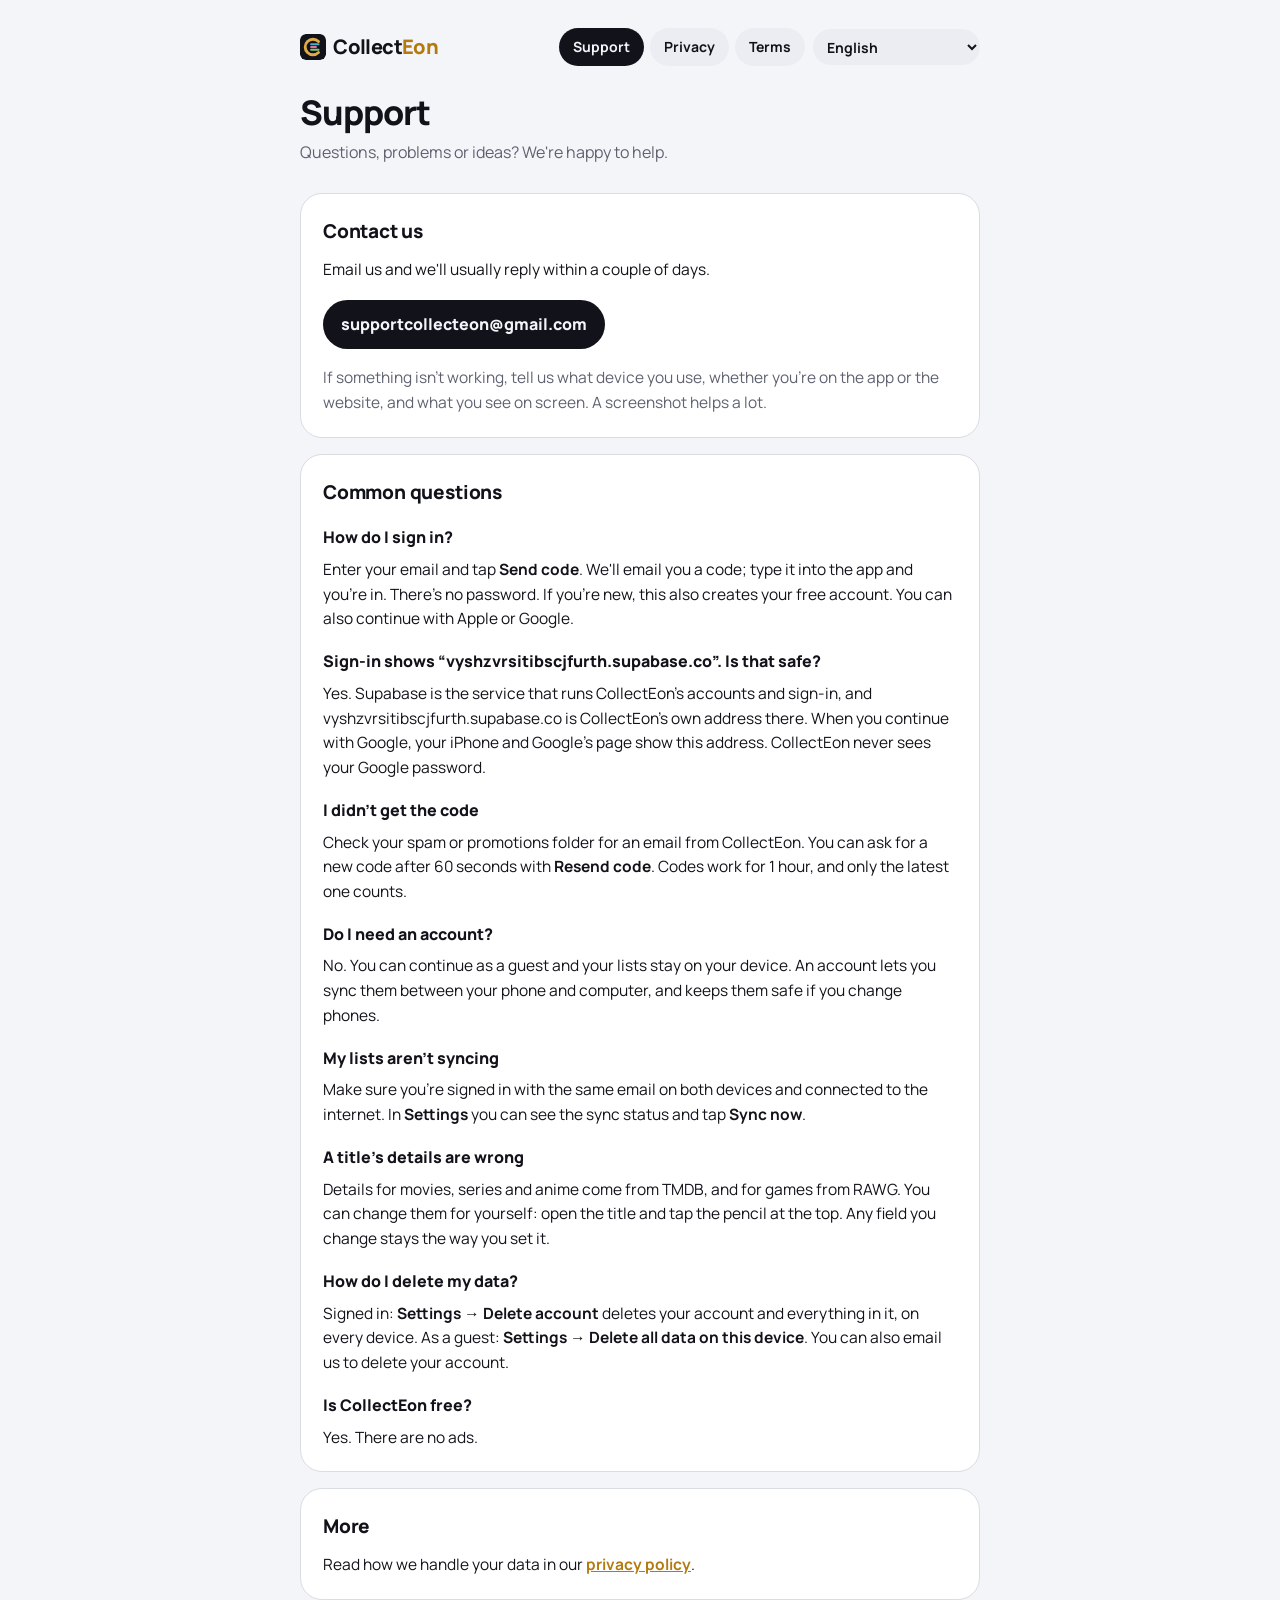
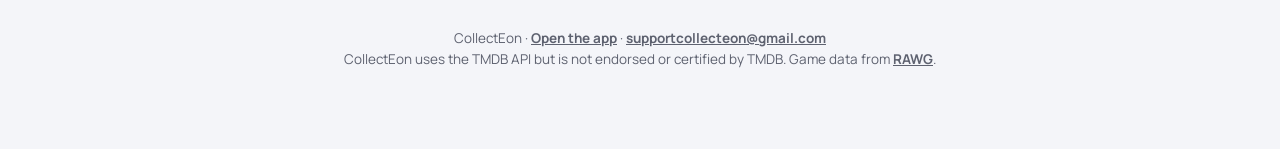
<file: support.html>
<!doctype html>
<html lang="en">
<head>
<meta charset="utf-8">
<link rel="icon" href="/favicon.svg" type="image/svg+xml">
<link rel="icon" href="/favicon.ico" sizes="any">
<link rel="apple-touch-icon" href="/apple-touch-icon.png">
<meta name="viewport" content="width=device-width, initial-scale=1">
<title>Support · CollectEon</title>
<meta name="description" content="Get help with CollectEon.">
<link rel="preload" href="/fonts/manrope-latin.woff2" as="font" type="font/woff2" crossorigin>
<link rel="stylesheet" href="/fonts/manrope.css">
<style>
:root{--bg:#F4F5F9;--surface:#FFFFFF;--ink:#12131A;--muted:#5E6270;--line:#DADCE3;--accent:#B37A10;--chip:#ECEDF2;color-scheme:light}
@media (prefers-color-scheme: dark){:root{--bg:#0E0F14;--surface:#1A1C24;--ink:#F1F2F5;--muted:#A3A7B4;--line:#2E313C;--accent:#E0AA47;--chip:#262934;color-scheme:dark}}
*{box-sizing:border-box}
html,body{margin:0}
body{background:var(--bg);color:var(--ink);font-family:"Manrope",-apple-system,BlinkMacSystemFont,"Segoe UI",sans-serif;line-height:1.6;-webkit-font-smoothing:antialiased}
.wrap{max-width:720px;margin:0 auto;padding:28px 20px 64px}
.top{display:flex;align-items:center;justify-content:space-between;gap:12px;margin-bottom:28px}
.wordmark{font-weight:800;font-size:20px;letter-spacing:-.03em;color:var(--ink);text-decoration:none}
.wordmark span{color:var(--accent)}
.nav{display:flex;gap:6px;flex-wrap:wrap}
.nav a{font-size:14px;font-weight:700;color:var(--ink);text-decoration:none;padding:8px 14px;border-radius:999px;background:var(--chip)}
.nav a[aria-current]{background:var(--ink);color:var(--bg)}
h1{font-size:34px;line-height:1.1;letter-spacing:-.03em;margin:0 0 8px;font-weight:800}
.lead{color:var(--muted);margin:0 0 28px;font-size:16px}
.card{background:var(--surface);border:1px solid var(--line);border-radius:22px;padding:22px 22px 8px;margin:0 0 16px}
h2{font-size:19px;letter-spacing:-.01em;margin:0 0 10px;font-weight:800}
h3{font-size:16px;margin:18px 0 6px;font-weight:800}
p,li{font-size:15.5px}
p{margin:0 0 14px}
ul{margin:0 0 14px;padding-left:20px}
li{margin:0 0 6px}
a{color:var(--accent);font-weight:700}
.mail{display:inline-flex;align-items:center;gap:8px;background:var(--ink);color:var(--bg);text-decoration:none;padding:12px 18px;border-radius:999px;font-weight:800;margin:4px 0 16px}
.muted{color:var(--muted)}
.foot{margin-top:28px;font-size:13.5px;color:var(--muted);text-align:center}
.foot a{color:var(--muted)}

.top{flex-wrap:wrap}
.right{display:flex;align-items:center;gap:8px;flex-wrap:wrap}
.lang-pick{display:inline-flex;align-items:center}
.lang-pick select{font:inherit;font-size:14px;font-weight:700;color:var(--ink);height:36px;border-radius:999px;border:none;background:var(--chip);padding:0 10px}
.tr-note{font-size:13.5px;color:var(--muted);background:var(--surface);border:1px dashed var(--line);border-radius:14px;padding:10px 14px;margin:0 0 20px}
.wm-mark{display:inline-block;width:1.3em;height:1.3em;vertical-align:-0.3em;margin-right:.36em;border-radius:22%}
</style>
</head>
<body>
<div class="wrap">
<header class="top">
  <a class="wordmark" href="/"><svg class="wm-mark" viewBox="0 0 100 100" aria-hidden="true" focusable="false"><rect width="100" height="100" rx="22.4" fill="#12131A"/><path d="M71.2 28.8A30 30 0 1 0 71.2 71.2" fill="none" stroke="#E0AA47" stroke-width="11" stroke-linecap="round"/><rect x="39" y="36" width="36" height="7" rx="3.5" fill="#3FB6C2"/><rect x="39" y="46.5" width="26" height="7" rx="3.5" fill="#E86FA5"/><rect x="39" y="57" width="36" height="7" rx="3.5" fill="#86C46F"/></svg>Collect<span>Eon</span></a>
  <div class="right"><nav class="nav" aria-label="Pages"><a data-nav="support" href="/support" aria-current="page">Support</a><a data-nav="privacy" href="/privacy">Privacy</a><a data-nav="terms" href="/terms">Terms</a></nav><label class="lang-pick"><select id="lang-select" aria-label="Language"></select></label></div>
</header>
<main id="page-main">
<h1>Support</h1>
<p class="lead">Questions, problems or ideas? We're happy to help.</p>

<section class="card">
<h2>Contact us</h2>
<p>Email us and we'll usually reply within a couple of days.</p>
<a class="mail" href="mailto:supportcollecteon@gmail.com">supportcollecteon@gmail.com</a>
<p class="muted">If something isn't working, tell us what device you use, whether you're on the app or the website, and what you see on screen. A screenshot helps a lot.</p>
</section>

<section class="card">
<h2>Common questions</h2>

<h3>How do I sign in?</h3>
<p>Enter your email and tap <strong>Send code</strong>. We'll email you a code; type it into the app and you're in. There's no password. If you're new, this also creates your free account. You can also continue with Apple or Google.</p>

<h3>Sign-in shows “vyshzvrsitibscjfurth.supabase.co”. Is that safe?</h3>
<p>Yes. Supabase is the service that runs CollectEon's accounts and sign-in, and vyshzvrsitibscjfurth.<wbr>supabase.co is CollectEon's own address there. When you continue with Google, your iPhone and Google's page show this address. CollectEon never sees your Google password.</p>

<h3>I didn't get the code</h3>
<p>Check your spam or promotions folder for an email from CollectEon. You can ask for a new code after 60 seconds with <strong>Resend code</strong>. Codes work for 1 hour, and only the latest one counts.</p>

<h3>Do I need an account?</h3>
<p>No. You can continue as a guest and your lists stay on your device. An account lets you sync them between your phone and computer, and keeps them safe if you change phones.</p>

<h3>My lists aren't syncing</h3>
<p>Make sure you're signed in with the same email on both devices and connected to the internet. In <strong>Settings</strong> you can see the sync status and tap <strong>Sync now</strong>.</p>

<h3>A title's details are wrong</h3>
<p>Details for movies, series and anime come from TMDB, and for games from RAWG. You can change them for yourself: open the title and tap the pencil at the top. Any field you change stays the way you set it.</p>

<h3>How do I delete my data?</h3>
<p>Signed in: <strong>Settings → Delete account</strong> deletes your account and everything in it, on every device. As a guest: <strong>Settings → Delete all data on this device</strong>. You can also email us to delete your account.</p>

<h3>Is CollectEon free?</h3>
<p>Yes. There are no ads.</p>
</section>

<section class="card">
<h2>More</h2>
<p>Read how we handle your data in our <a href="/privacy">privacy policy</a>.</p>
</section>
</main>
<p class="foot" id="page-foot">CollectEon · <a href="/app">Open the app</a> · <a href="mailto:supportcollecteon@gmail.com">supportcollecteon@gmail.com</a><br>CollectEon uses the TMDB API but is not endorsed or certified by TMDB. Game data from <a href="https://rawg.io">RAWG</a>.</p>
</div>
<template data-lang="uk" data-title="Підтримка · CollectEon" data-desc="Отримайте допомогу з CollectEon або зв’яжіться з нами."><div data-part="main">
<h1>Підтримка</h1>
<p class="lead">Запитання, проблеми чи ідеї? Ми раді допомогти.</p>

<section class="card">
<h2>Зв’язатися з нами</h2>
<p>Напишіть нам — зазвичай ми відповідаємо протягом кількох днів.</p>
<a class="mail" href="mailto:supportcollecteon@gmail.com">supportcollecteon@gmail.com</a>
<p class="muted">Якщо щось не працює, напишіть, яким пристроєм ви користуєтеся, застосунком чи сайтом, і що бачите на екрані. Знімок екрана дуже допомагає.</p>
</section>

<section class="card">
<h2>Часті запитання</h2>

<h3>Як увійти?</h3>
<p>Введіть свою пошту й натисніть <strong>Надіслати код</strong>. Ми надішлемо вам код листом; введіть його в застосунку — і готово. Пароля немає. Якщо ви новий користувач, так само створюється ваш безкоштовний акаунт. Також можна продовжити з Apple або Google.</p>

<h3>Під час входу видно «vyshzvrsitibscjfurth.supabase.co». Це безпечно?</h3>
<p>Так. Supabase — це сервіс, на якому працюють акаунти й вхід CollectEon, а vyshzvrsitibscjfurth.<wbr>supabase.co — власна адреса CollectEon у ньому. Коли ви продовжуєте з Google, ваш iPhone і сторінка Google показують цю адресу. CollectEon ніколи не бачить ваш пароль від Google.</p>

<h3>Мені не прийшов код</h3>
<p>Перевірте папки «Спам» і «Промоакції»: шукайте лист від CollectEon. Новий код можна запросити через 60 секунд кнопкою <strong>Надіслати код ще раз</strong>. Коди діють 1 годину, і чинний лише останній.</p>

<h3>Чи потрібен мені акаунт?</h3>
<p>Ні. Можна продовжити як гість, і ваші списки залишаться на пристрої. Акаунт дає змогу синхронізувати їх між телефоном і комп’ютером і зберегти, якщо ви зміните телефон.</p>

<h3>Мої списки не синхронізуються</h3>
<p>Переконайтеся, що на обох пристроях ви ввійшли з тією самою поштою і маєте доступ до інтернету. У <strong>Налаштуваннях</strong> видно стан синхронізації, а кнопка <strong>Синхронізувати</strong> запускає її вручну.</p>

<h3>Подробиці про назву неправильні</h3>
<p>Подробиці про фільми, серіали й аніме надходять із TMDB, а про ігри — з RAWG. Ви можете змінити їх для себе: відкрийте назву й натисніть олівець угорі. Кожне змінене поле залишиться таким, як ви його встановили.</p>

<h3>Як видалити свої дані?</h3>
<p>Якщо ви ввійшли: <strong>Налаштування → Видалити акаунт</strong> видаляє ваш акаунт і все в ньому на всіх пристроях. Якщо ви гість: <strong>Налаштування → Видалити всі дані на цьому пристрої</strong>. Також можна написати нам, щоб ми видалили ваш акаунт.</p>

<h3>CollectEon безкоштовний?</h3>
<p>Так. І без реклами.</p>
</section>

<section class="card">
<h2>Більше</h2>
<p>Як ми поводимося з вашими даними, читайте в нашій <a href="/privacy">політиці конфіденційності</a>.</p>
</section>
</div><div data-part="foot">CollectEon · <a href="/app">Відкрити застосунок</a> · <a href="mailto:supportcollecteon@gmail.com">supportcollecteon@gmail.com</a><br>CollectEon використовує API TMDB, але не схвалений і не сертифікований TMDB. Дані про ігри — з <a href="https://rawg.io">RAWG</a>.</div><div data-part="nav" data-support="Підтримка" data-privacy="Конфіденційність" data-terms="Умови" data-language="Мова"></div></template>
<template data-lang="fr" data-title="Assistance · CollectEon" data-desc="Obtenez de l’aide pour CollectEon ou contactez-nous."><div data-part="main">
<h1>Assistance</h1>
<p class="lead">Des questions, un problème ou une idée ? Nous sommes là pour vous aider.</p>

<section class="card">
<h2>Nous contacter</h2>
<p>Écrivez-nous ; nous répondons généralement en quelques jours.</p>
<a class="mail" href="mailto:supportcollecteon@gmail.com">supportcollecteon@gmail.com</a>
<p class="muted">Si quelque chose ne fonctionne pas, indiquez-nous votre appareil, si vous utilisez l’app ou le site, et ce que vous voyez à l’écran. Une capture d’écran aide beaucoup.</p>
</section>

<section class="card">
<h2>Questions fréquentes</h2>

<h3>Comment me connecter ?</h3>
<p>Saisissez votre e-mail et appuyez sur <strong>Envoyer le code</strong>. Nous vous envoyons un code par e-mail ; tapez-le dans l’app et c’est fait. Il n’y a pas de mot de passe. Si vous êtes nouveau, cela crée aussi votre compte gratuit. Vous pouvez aussi continuer avec Apple ou Google.</p>

<h3>La connexion affiche « vyshzvrsitibscjfurth.supabase.co ». Est-ce sûr ?</h3>
<p>Oui. Supabase est le service qui gère les comptes et la connexion de CollectEon, et vyshzvrsitibscjfurth.<wbr>supabase.co est l’adresse de CollectEon chez Supabase. Quand vous continuez avec Google, votre iPhone et la page de Google affichent cette adresse. CollectEon ne voit jamais votre mot de passe Google.</p>

<h3>Je n’ai pas reçu le code</h3>
<p>Vérifiez votre dossier spam ou promotions pour un e-mail de CollectEon. Vous pouvez demander un nouveau code au bout de 60 secondes avec <strong>Renvoyer le code</strong>. Les codes sont valables 1 heure, et seul le plus récent compte.</p>

<h3>Ai-je besoin d’un compte ?</h3>
<p>Non. Vous pouvez continuer en invité et vos listes restent sur votre appareil. Un compte permet de les synchroniser entre votre téléphone et votre ordinateur, et de les garder si vous changez de téléphone.</p>

<h3>Mes listes ne se synchronisent pas</h3>
<p>Vérifiez que vous êtes connecté avec le même e-mail sur les deux appareils et que vous avez accès à Internet. Dans <strong>Réglages</strong>, vous voyez l’état de la synchronisation et pouvez appuyer sur <strong>Synchroniser</strong>.</p>

<h3>Les détails d’un titre sont faux</h3>
<p>Les détails des films, séries et animés viennent de TMDB, et ceux des jeux de RAWG. Vous pouvez les modifier pour vous : ouvrez le titre et appuyez sur le crayon en haut. Chaque champ que vous modifiez reste tel que vous l’avez défini.</p>

<h3>Comment supprimer mes données ?</h3>
<p>Connecté : <strong>Réglages → Supprimer le compte</strong> supprime votre compte et tout son contenu, sur tous vos appareils. En invité : <strong>Réglages → Supprimer toutes les données de cet appareil</strong>. Vous pouvez aussi nous écrire pour supprimer votre compte.</p>

<h3>CollectEon est-il gratuit ?</h3>
<p>Oui. Et sans publicité.</p>
</section>

<section class="card">
<h2>En savoir plus</h2>
<p>Découvrez comment nous traitons vos données dans notre <a href="/privacy">politique de confidentialité</a>.</p>
</section>
</div><div data-part="foot">CollectEon · <a href="/app">Ouvrir l’app</a> · <a href="mailto:supportcollecteon@gmail.com">supportcollecteon@gmail.com</a><br>CollectEon utilise l’API de TMDB mais n’est ni approuvé ni certifié par TMDB. Données des jeux fournies par <a href="https://rawg.io">RAWG</a>.</div><div data-part="nav" data-support="Assistance" data-privacy="Confidentialité" data-terms="Conditions" data-language="Langue"></div></template>
<template data-lang="de" data-title="Support · CollectEon" data-desc="Hilfe zu CollectEon und Kontakt."><div data-part="main">
<h1>Support</h1>
<p class="lead">Fragen, Probleme oder Ideen? Wir helfen gern.</p>

<section class="card">
<h2>Kontakt</h2>
<p>Schreib uns eine E-Mail, wir antworten meist innerhalb weniger Tage.</p>
<a class="mail" href="mailto:supportcollecteon@gmail.com">supportcollecteon@gmail.com</a>
<p class="muted">Wenn etwas nicht funktioniert, sag uns, welches Gerät du nutzt, ob du in der App oder auf der Website bist und was du auf dem Bildschirm siehst. Ein Screenshot hilft sehr.</p>
</section>

<section class="card">
<h2>Häufige Fragen</h2>

<h3>Wie melde ich mich an?</h3>
<p>Gib deine E-Mail-Adresse ein und tippe auf <strong>Code senden</strong>. Wir schicken dir einen Code per E-Mail; gib ihn in der App ein und du bist drin. Es gibt kein Passwort. Wenn du neu bist, wird damit auch dein kostenloses Konto erstellt. Du kannst auch mit Apple oder Google fortfahren.</p>

<h3>Bei der Anmeldung steht „vyshzvrsitibscjfurth.supabase.co“. Ist das sicher?</h3>
<p>Ja. Supabase ist der Dienst, über den die Konten und die Anmeldung von CollectEon laufen, und vyshzvrsitibscjfurth.<wbr>supabase.co ist die eigene Adresse von CollectEon dort. Wenn du mit Google fortfährst, zeigen dein iPhone und die Google-Seite diese Adresse. CollectEon sieht dein Google-Passwort nie.</p>

<h3>Ich habe keinen Code bekommen</h3>
<p>Sieh im Spam- oder Werbeordner nach einer E-Mail von CollectEon. Nach 60 Sekunden kannst du mit <strong>Code erneut senden</strong> einen neuen Code anfordern. Codes gelten 1 Stunde, und nur der neueste zählt.</p>

<h3>Brauche ich ein Konto?</h3>
<p>Nein. Du kannst als Gast fortfahren, dann bleiben deine Listen auf deinem Gerät. Mit einem Konto kannst du sie zwischen Handy und Computer synchronisieren, und sie bleiben erhalten, wenn du das Handy wechselst.</p>

<h3>Meine Listen werden nicht synchronisiert</h3>
<p>Achte darauf, dass du auf beiden Geräten mit derselben E-Mail-Adresse angemeldet und mit dem Internet verbunden bist. Unter <strong>Einstellungen</strong> siehst du den Synchronisierungsstatus und kannst auf <strong>Jetzt synchronisieren</strong> tippen.</p>

<h3>Die Details eines Titels sind falsch</h3>
<p>Details zu Filmen, Serien und Animes kommen von TMDB, zu Spielen von RAWG. Du kannst sie für dich ändern: Öffne den Titel und tippe oben auf den Stift. Jedes Feld, das du änderst, bleibt so, wie du es eingestellt hast.</p>

<h3>Wie lösche ich meine Daten?</h3>
<p>Angemeldet: <strong>Einstellungen → Konto löschen</strong> löscht dein Konto und alles darin auf allen Geräten. Als Gast: <strong>Einstellungen → Alle Daten auf diesem Gerät löschen</strong>. Du kannst uns auch schreiben, damit wir dein Konto löschen.</p>

<h3>Ist CollectEon kostenlos?</h3>
<p>Ja. Und ohne Werbung.</p>
</section>

<section class="card">
<h2>Mehr</h2>
<p>Wie wir mit deinen Daten umgehen, steht in unserer <a href="/privacy">Datenschutzerklärung</a>.</p>
</section>
</div><div data-part="foot">CollectEon · <a href="/app">App öffnen</a> · <a href="mailto:supportcollecteon@gmail.com">supportcollecteon@gmail.com</a><br>CollectEon nutzt die TMDB-API, ist aber nicht von TMDB unterstützt oder zertifiziert. Spieldaten von <a href="https://rawg.io">RAWG</a>.</div><div data-part="nav" data-support="Support" data-privacy="Datenschutz" data-terms="Bedingungen" data-language="Sprache"></div></template>
<template data-lang="pt" data-title="Suporte · CollectEon" data-desc="Ajuda com o CollectEon e contato."><div data-part="main">
<h1>Suporte</h1>
<p class="lead">Dúvidas, problemas ou ideias? Estamos aqui para ajudar.</p>

<section class="card">
<h2>Fale conosco</h2>
<p>Mande um e-mail; normalmente respondemos em poucos dias.</p>
<a class="mail" href="mailto:supportcollecteon@gmail.com">supportcollecteon@gmail.com</a>
<p class="muted">Se algo não estiver funcionando, conte qual aparelho você usa, se está no app ou no site e o que aparece na tela. Uma captura de tela ajuda muito.</p>
</section>

<section class="card">
<h2>Perguntas frequentes</h2>

<h3>Como eu entro?</h3>
<p>Digite seu e-mail e toque em <strong>Enviar código</strong>. Enviaremos um código por e-mail; digite-o no app e pronto. Não há senha. Se você é novo, isso também cria sua conta gratuita. Você também pode continuar com a Apple ou o Google.</p>

<h3>O login mostra “vyshzvrsitibscjfurth.supabase.co”. Isso é seguro?</h3>
<p>Sim. O Supabase é o serviço que cuida das contas e do login do CollectEon, e vyshzvrsitibscjfurth.<wbr>supabase.co é o endereço do próprio CollectEon nele. Quando você continua com o Google, seu iPhone e a página do Google mostram esse endereço. O CollectEon nunca vê sua senha do Google.</p>

<h3>Não recebi o código</h3>
<p>Procure um e-mail do CollectEon na pasta de spam ou de promoções. Você pode pedir um novo código depois de 60 segundos em <strong>Reenviar código</strong>. Os códigos valem por 1 hora, e só o mais recente funciona.</p>

<h3>Preciso de uma conta?</h3>
<p>Não. Você pode continuar como convidado e suas listas ficam no seu aparelho. Uma conta permite sincronizá-las entre o celular e o computador, e mantê-las seguras se você trocar de celular.</p>

<h3>Minhas listas não estão sincronizando</h3>
<p>Verifique se você entrou com o mesmo e-mail nos dois aparelhos e se está conectado à internet. Em <strong>Configurações</strong>, você vê o status da sincronização e pode tocar em <strong>Sincronizar agora</strong>.</p>

<h3>Os detalhes de um título estão errados</h3>
<p>Os detalhes de filmes, séries e animes vêm do TMDB, e os de jogos, do RAWG. Você pode alterá-los para você: abra o título e toque no lápis no topo. Todo campo que você alterar fica do jeito que você definiu.</p>

<h3>Como excluo meus dados?</h3>
<p>Com login: <strong>Configurações → Excluir conta</strong> exclui sua conta e tudo nela, em todos os aparelhos. Como convidado: <strong>Configurações → Excluir todos os dados deste aparelho</strong>. Você também pode nos mandar um e-mail para excluir sua conta.</p>

<h3>O CollectEon é grátis?</h3>
<p>Sim. E não tem anúncios.</p>
</section>

<section class="card">
<h2>Mais</h2>
<p>Veja como tratamos seus dados na nossa <a href="/privacy">política de privacidade</a>.</p>
</section>
</div><div data-part="foot">CollectEon · <a href="/app">Abrir o app</a> · <a href="mailto:supportcollecteon@gmail.com">supportcollecteon@gmail.com</a><br>O CollectEon usa a API do TMDB, mas não é endossado nem certificado pelo TMDB. Dados de jogos do <a href="https://rawg.io">RAWG</a>.</div><div data-part="nav" data-support="Suporte" data-privacy="Privacidade" data-terms="Termos" data-language="Idioma"></div></template>
<template data-lang="es" data-title="Ayuda · CollectEon" data-desc="Ayuda con CollectEon y contacto."><div data-part="main">
<h1>Ayuda</h1>
<p class="lead">¿Preguntas, problemas o ideas? Estaremos encantados de ayudarte.</p>

<section class="card">
<h2>Contacto</h2>
<p>Escríbenos y normalmente te responderemos en un par de días.</p>
<a class="mail" href="mailto:supportcollecteon@gmail.com">supportcollecteon@gmail.com</a>
<p class="muted">Si algo no funciona, cuéntanos qué dispositivo usas, si estás en la app o en la web, y qué ves en pantalla. Una captura de pantalla ayuda mucho.</p>
</section>

<section class="card">
<h2>Preguntas frecuentes</h2>

<h3>¿Cómo inicio sesión?</h3>
<p>Escribe tu correo y toca <strong>Enviar código</strong>. Te enviaremos un código por correo; escríbelo en la app y listo. No hay contraseña. Si eres nuevo, así también se crea tu cuenta gratuita. También puedes continuar con Apple o Google.</p>

<h3>Al iniciar sesión aparece «vyshzvrsitibscjfurth.supabase.co». ¿Es seguro?</h3>
<p>Sí. Supabase es el servicio que gestiona las cuentas y el inicio de sesión de CollectEon, y vyshzvrsitibscjfurth.<wbr>supabase.co es la dirección propia de CollectEon allí. Cuando continúas con Google, tu iPhone y la página de Google muestran esa dirección. CollectEon nunca ve tu contraseña de Google.</p>

<h3>No me ha llegado el código</h3>
<p>Busca un correo de CollectEon en la carpeta de spam o de promociones. Puedes pedir un código nuevo pasados 60 segundos con <strong>Reenviar código</strong>. Los códigos valen durante 1 hora, y solo cuenta el más reciente.</p>

<h3>¿Necesito una cuenta?</h3>
<p>No. Puedes seguir como invitado y tus listas se quedan en tu dispositivo. Con una cuenta puedes sincronizarlas entre el móvil y el ordenador, y no las pierdes si cambias de móvil.</p>

<h3>Mis listas no se sincronizan</h3>
<p>Comprueba que has iniciado sesión con el mismo correo en los dos dispositivos y que tienes conexión a internet. En <strong>Ajustes</strong> puedes ver el estado de la sincronización y tocar <strong>Sincronizar ahora</strong>.</p>

<h3>Los detalles de un título están mal</h3>
<p>Los detalles de películas, series y anime vienen de TMDB, y los de juegos, de RAWG. Puedes cambiarlos para ti: abre el título y toca el lápiz de arriba. Cada campo que cambies se queda tal como lo pusiste.</p>

<h3>¿Cómo elimino mis datos?</h3>
<p>Con sesión iniciada: <strong>Ajustes → Eliminar cuenta</strong> elimina tu cuenta y todo lo que contiene, en todos tus dispositivos. Como invitado: <strong>Ajustes → Eliminar todos los datos de este dispositivo</strong>. También puedes escribirnos para que eliminemos tu cuenta.</p>

<h3>¿CollectEon es gratis?</h3>
<p>Sí. Y no tiene anuncios.</p>
</section>

<section class="card">
<h2>Más</h2>
<p>Consulta cómo tratamos tus datos en nuestra <a href="/privacy">política de privacidad</a>.</p>
</section>
</div><div data-part="foot">CollectEon · <a href="/app">Abrir la app</a> · <a href="mailto:supportcollecteon@gmail.com">supportcollecteon@gmail.com</a><br>CollectEon usa la API de TMDB, pero no está respaldado ni certificado por TMDB. Datos de juegos de <a href="https://rawg.io">RAWG</a>.</div><div data-part="nav" data-support="Ayuda" data-privacy="Privacidad" data-terms="Condiciones" data-language="Idioma"></div></template>
<script>
/* Page language: ?lang=, then the language saved by the app or another page, then the browser's.
   English is the page itself; other languages come from the templates below. */
(function(){
  var KEY = "ultimateCollection:lang", NAMES = {"en": "English", "uk": "Українська", "fr": "Français", "de": "Deutsch", "pt": "Português (Brasil)", "es": "Español"}, HTML_LANG = { en:"en", uk:"uk", fr:"fr", de:"de", pt:"pt-BR", es:"es" };
  function pick(){
    try{ var q = new URLSearchParams(location.search).get("lang"); if(q && NAMES[q]){ try{ localStorage.setItem(KEY, q); }catch(e){} return q; } }catch(e){}
    try{ var s = localStorage.getItem(KEY); if(s && NAMES[s]) return s; }catch(e){}
    var l = navigator.languages && navigator.languages.length ? navigator.languages : [navigator.language || "en"];
    for(var i = 0; i < l.length; i++){ var b = String(l[i] || "").toLowerCase().slice(0, 2); if(NAMES[b]) return b; }
    return "en";
  }
  var lang = pick();
  window.CE_PAGE_LANG = lang;
  document.documentElement.lang = HTML_LANG[lang];
  var tpl = document.querySelector('template[data-lang="' + lang + '"]');
  if(tpl){
    var frag = tpl.content;
    var main = frag.querySelector('[data-part="main"]'), foot = frag.querySelector('[data-part="foot"]'), nav = frag.querySelector('[data-part="nav"]');
    if(main && document.getElementById("page-main")) document.getElementById("page-main").innerHTML = main.innerHTML;
    if(foot && document.getElementById("page-foot")) document.getElementById("page-foot").innerHTML = foot.innerHTML;
    if(nav){ Array.prototype.forEach.call(document.querySelectorAll("[data-nav]"), function(a){ var v = nav.getAttribute("data-" + a.getAttribute("data-nav")); if(v) a.textContent = v; }); }
    if(tpl.getAttribute("data-title")) document.title = tpl.getAttribute("data-title");
    var md = document.querySelector('meta[name="description"]'); if(md && tpl.getAttribute("data-desc")) md.setAttribute("content", tpl.getAttribute("data-desc"));
  }
  var sel = document.getElementById("lang-select");
  if(sel){
    Object.keys(NAMES).forEach(function(k){ var o = document.createElement("option"); o.value = k; o.textContent = NAMES[k]; if(k === lang) o.selected = true; sel.appendChild(o); });
    if(tpl && tpl.content.querySelector('[data-part="nav"]')) sel.setAttribute("aria-label", tpl.content.querySelector('[data-part="nav"]').getAttribute("data-language"));
    sel.addEventListener("change", function(){
      try{ localStorage.setItem(KEY, sel.value); }catch(e){}
      var u = new URL(location.href); u.searchParams.delete("lang"); location.replace(u.pathname + u.search + u.hash);
    });
  }
})();
</script>
</body>
</html>
</file>
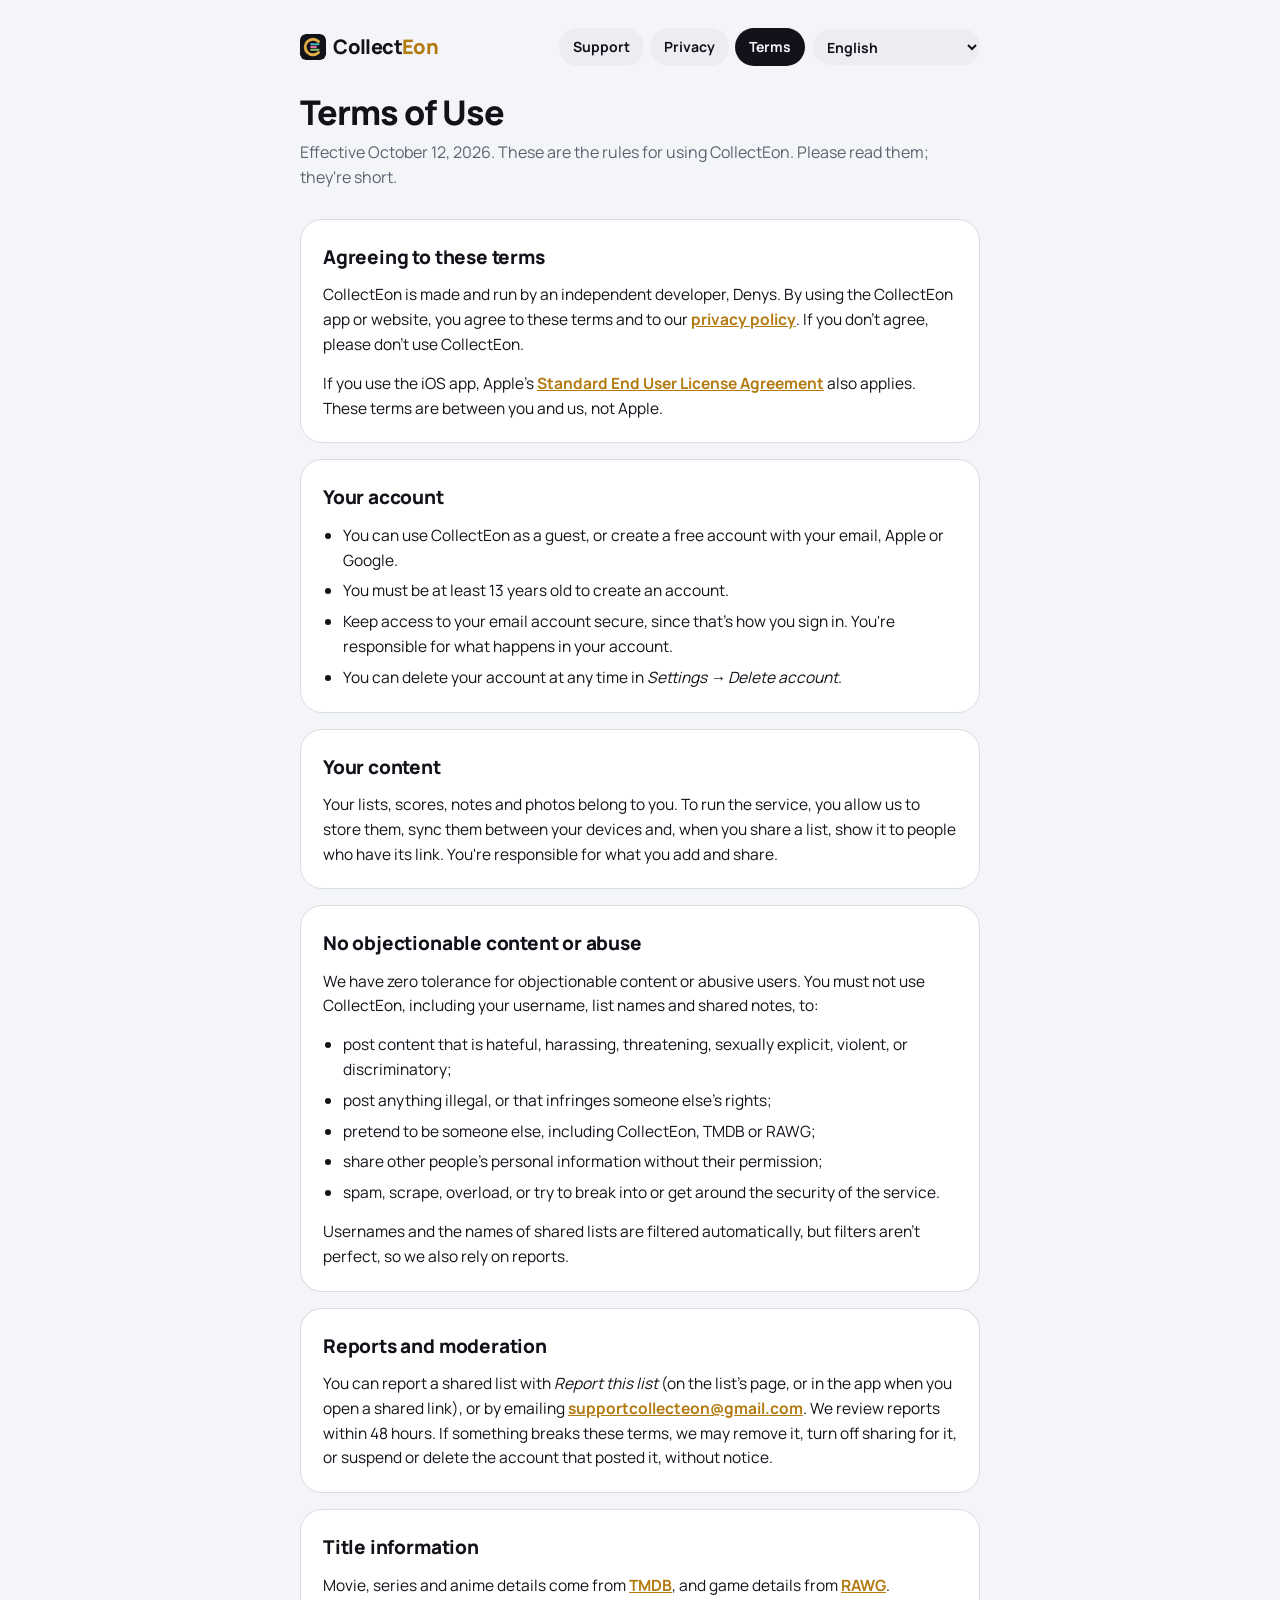
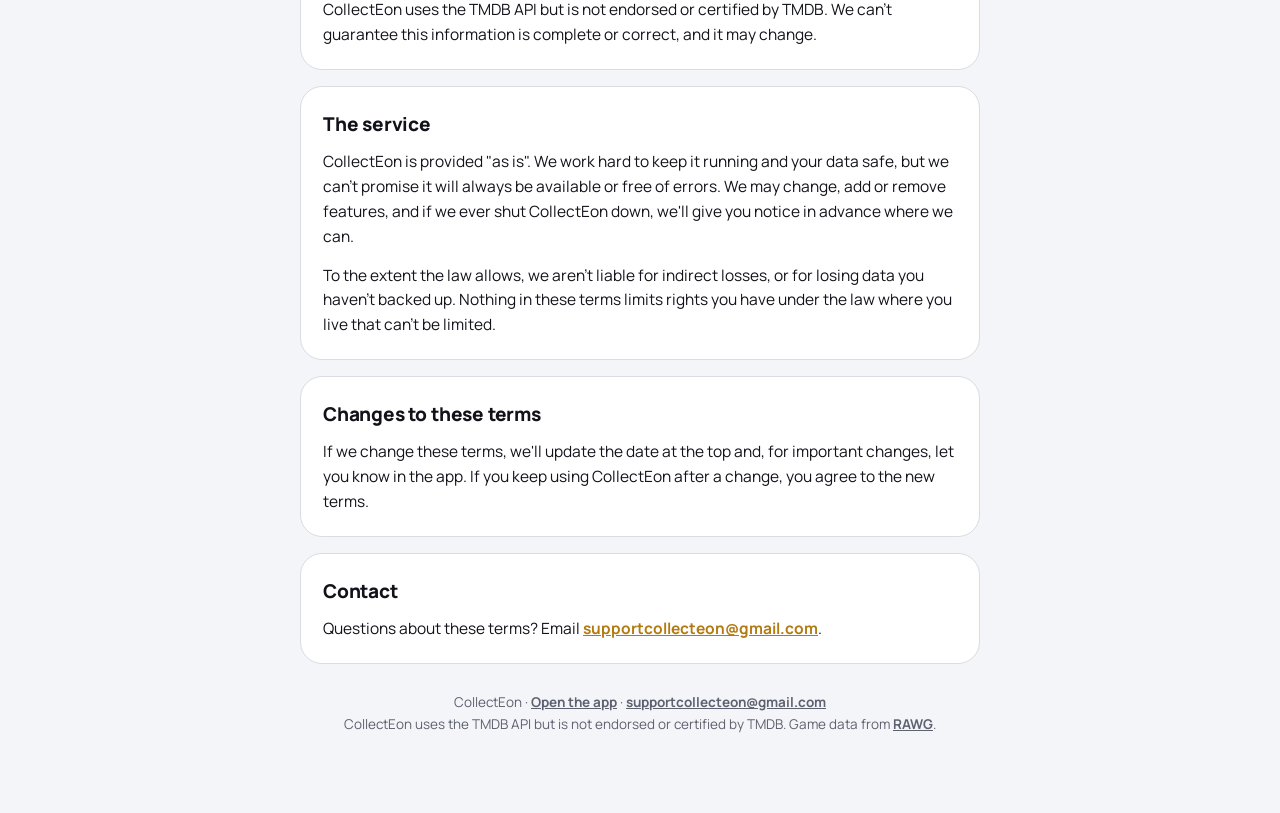
<file: terms.html>
<!doctype html>
<html lang="en">
<head>
<meta charset="utf-8">
<link rel="icon" href="/favicon.svg" type="image/svg+xml">
<link rel="icon" href="/favicon.ico" sizes="any">
<link rel="apple-touch-icon" href="/apple-touch-icon.png">
<meta name="viewport" content="width=device-width, initial-scale=1">
<title>Terms of Use · CollectEon</title>
<meta name="description" content="The rules for using CollectEon.">
<link rel="preload" href="/fonts/manrope-latin.woff2" as="font" type="font/woff2" crossorigin>
<link rel="stylesheet" href="/fonts/manrope.css">
<style>
:root{--bg:#F4F5F9;--surface:#FFFFFF;--ink:#12131A;--muted:#5E6270;--line:#DADCE3;--accent:#B37A10;--chip:#ECEDF2;color-scheme:light}
@media (prefers-color-scheme: dark){:root{--bg:#0E0F14;--surface:#1A1C24;--ink:#F1F2F5;--muted:#A3A7B4;--line:#2E313C;--accent:#E0AA47;--chip:#262934;color-scheme:dark}}
*{box-sizing:border-box}
html,body{margin:0}
body{background:var(--bg);color:var(--ink);font-family:"Manrope",-apple-system,BlinkMacSystemFont,"Segoe UI",sans-serif;line-height:1.6;-webkit-font-smoothing:antialiased}
.wrap{max-width:720px;margin:0 auto;padding:28px 20px 64px}
.top{display:flex;align-items:center;justify-content:space-between;gap:12px;margin-bottom:28px}
.wordmark{font-weight:800;font-size:20px;letter-spacing:-.03em;color:var(--ink);text-decoration:none}
.wordmark span{color:var(--accent)}
.nav{display:flex;gap:6px;flex-wrap:wrap}
.nav a{font-size:14px;font-weight:700;color:var(--ink);text-decoration:none;padding:8px 14px;border-radius:999px;background:var(--chip)}
.nav a[aria-current]{background:var(--ink);color:var(--bg)}
h1{font-size:34px;line-height:1.1;letter-spacing:-.03em;margin:0 0 8px;font-weight:800}
.lead{color:var(--muted);margin:0 0 28px;font-size:16px}
.card{background:var(--surface);border:1px solid var(--line);border-radius:22px;padding:22px 22px 8px;margin:0 0 16px}
h2{font-size:19px;letter-spacing:-.01em;margin:0 0 10px;font-weight:800}
h3{font-size:16px;margin:18px 0 6px;font-weight:800}
p,li{font-size:15.5px}
p{margin:0 0 14px}
ul{margin:0 0 14px;padding-left:20px}
li{margin:0 0 6px}
a{color:var(--accent);font-weight:700}
.mail{display:inline-flex;align-items:center;gap:8px;background:var(--ink);color:var(--bg);text-decoration:none;padding:12px 18px;border-radius:999px;font-weight:800;margin:4px 0 16px}
.muted{color:var(--muted)}
.foot{margin-top:28px;font-size:13.5px;color:var(--muted);text-align:center}
.foot a{color:var(--muted)}

.top{flex-wrap:wrap}
.right{display:flex;align-items:center;gap:8px;flex-wrap:wrap}
.lang-pick{display:inline-flex;align-items:center}
.lang-pick select{font:inherit;font-size:14px;font-weight:700;color:var(--ink);height:36px;border-radius:999px;border:none;background:var(--chip);padding:0 10px}
.tr-note{font-size:13.5px;color:var(--muted);background:var(--surface);border:1px dashed var(--line);border-radius:14px;padding:10px 14px;margin:0 0 20px}
.wm-mark{display:inline-block;width:1.3em;height:1.3em;vertical-align:-0.3em;margin-right:.36em;border-radius:22%}
</style>
</head>
<body>
<div class="wrap">
<header class="top">
  <a class="wordmark" href="/"><svg class="wm-mark" viewBox="0 0 100 100" aria-hidden="true" focusable="false"><rect width="100" height="100" rx="22.4" fill="#12131A"/><path d="M71.2 28.8A30 30 0 1 0 71.2 71.2" fill="none" stroke="#E0AA47" stroke-width="11" stroke-linecap="round"/><rect x="39" y="36" width="36" height="7" rx="3.5" fill="#3FB6C2"/><rect x="39" y="46.5" width="26" height="7" rx="3.5" fill="#E86FA5"/><rect x="39" y="57" width="36" height="7" rx="3.5" fill="#86C46F"/></svg>Collect<span>Eon</span></a>
  <div class="right"><nav class="nav" aria-label="Pages"><a data-nav="support" href="/support">Support</a><a data-nav="privacy" href="/privacy">Privacy</a><a data-nav="terms" href="/terms" aria-current="page">Terms</a></nav><label class="lang-pick"><select id="lang-select" aria-label="Language"></select></label></div>
</header>
<main id="page-main">
<h1>Terms of Use</h1>
<p class="lead">Effective October 12, 2026. These are the rules for using CollectEon. Please read them; they're short.</p>

<section class="card">
<h2>Agreeing to these terms</h2>
<p>CollectEon is made and run by an independent developer, Denys. By using the CollectEon app or website, you agree to these terms and to our <a href="/privacy">privacy policy</a>. If you don't agree, please don't use CollectEon.</p>
<p>If you use the iOS app, Apple's <a href="https://www.apple.com/legal/internet-services/itunes/dev/stdeula/">Standard End User License Agreement</a> also applies. These terms are between you and us, not Apple.</p>
</section>

<section class="card">
<h2>Your account</h2>
<ul>
<li>You can use CollectEon as a guest, or create a free account with your email, Apple or Google.</li>
<li>You must be at least 13 years old to create an account.</li>
<li>Keep access to your email account secure, since that's how you sign in. You're responsible for what happens in your account.</li>
<li>You can delete your account at any time in <em>Settings → Delete account</em>.</li>
</ul>
</section>

<section class="card">
<h2>Your content</h2>
<p>Your lists, scores, notes and photos belong to you. To run the service, you allow us to store them, sync them between your devices and, when you share a list, show it to people who have its link. You're responsible for what you add and share.</p>
</section>

<section class="card">
<h2>No objectionable content or abuse</h2>
<p>We have zero tolerance for objectionable content or abusive users. You must not use CollectEon, including your username, list names and shared notes, to:</p>
<ul>
<li>post content that is hateful, harassing, threatening, sexually explicit, violent, or discriminatory;</li>
<li>post anything illegal, or that infringes someone else's rights;</li>
<li>pretend to be someone else, including CollectEon, TMDB or RAWG;</li>
<li>share other people's personal information without their permission;</li>
<li>spam, scrape, overload, or try to break into or get around the security of the service.</li>
</ul>
<p>Usernames and the names of shared lists are filtered automatically, but filters aren't perfect, so we also rely on reports.</p>
</section>

<section class="card">
<h2>Reports and moderation</h2>
<p>You can report a shared list with <em>Report this list</em> (on the list's page, or in the app when you open a shared link), or by emailing <a href="mailto:supportcollecteon@gmail.com">supportcollecteon@gmail.com</a>. We review reports within 48 hours. If something breaks these terms, we may remove it, turn off sharing for it, or suspend or delete the account that posted it, without notice.</p>
</section>

<section class="card">
<h2>Title information</h2>
<p>Movie, series and anime details come from <a href="https://www.themoviedb.org">TMDB</a>, and game details from <a href="https://rawg.io">RAWG</a>. CollectEon uses the TMDB API but is not endorsed or certified by TMDB. We can't guarantee this information is complete or correct, and it may change.</p>
</section>

<section class="card">
<h2>The service</h2>
<p>CollectEon is provided "as is". We work hard to keep it running and your data safe, but we can't promise it will always be available or free of errors. We may change, add or remove features, and if we ever shut CollectEon down, we'll give you notice in advance where we can.</p>
<p>To the extent the law allows, we aren't liable for indirect losses, or for losing data you haven't backed up. Nothing in these terms limits rights you have under the law where you live that can't be limited.</p>
</section>

<section class="card">
<h2>Changes to these terms</h2>
<p>If we change these terms, we'll update the date at the top and, for important changes, let you know in the app. If you keep using CollectEon after a change, you agree to the new terms.</p>
</section>

<section class="card">
<h2>Contact</h2>
<p>Questions about these terms? Email <a href="mailto:supportcollecteon@gmail.com">supportcollecteon@gmail.com</a>.</p>
</section>
</main>
<p class="foot" id="page-foot">CollectEon · <a href="/app">Open the app</a> · <a href="mailto:supportcollecteon@gmail.com">supportcollecteon@gmail.com</a><br>CollectEon uses the TMDB API but is not endorsed or certified by TMDB. Game data from <a href="https://rawg.io">RAWG</a>.</p>
</div>
<template data-lang="uk" data-title="Умови використання · CollectEon" data-desc="Правила користування CollectEon."><div data-part="main">
<h1>Умови використання</h1>
<p class="lead">Діють з 12 жовтня 2026 року. Це правила користування CollectEon. Будь ласка, прочитайте їх — вони короткі.</p>
<p class="tr-note">Це переклад для вашої зручності. Якщо між ним і <a href="?lang=en">англійською версією</a> є розбіжності, діє англійська версія.</p>

<section class="card">
<h2>Згода з цими умовами</h2>
<p>CollectEon створює та підтримує незалежний розробник Денис. Користуючись застосунком або сайтом CollectEon, ви погоджуєтеся з цими умовами та з нашою <a href="/privacy">політикою конфіденційності</a>. Якщо ви не погоджуєтеся, будь ласка, не користуйтеся CollectEon.</p>
<p>Якщо ви користуєтеся застосунком для iOS, також діє <a href="https://www.apple.com/legal/internet-services/itunes/dev/stdeula/">Стандартна ліцензійна угода з кінцевим користувачем</a> Apple. Ці умови укладаються між вами та нами, а не Apple.</p>
</section>

<section class="card">
<h2>Ваш акаунт</h2>
<ul>
<li>Ви можете користуватися CollectEon як гість або створити безкоштовний акаунт за допомогою пошти, Apple чи Google.</li>
<li>Щоб створити акаунт, вам має бути щонайменше 13 років.</li>
<li>Захищайте доступ до своєї поштової скриньки, адже саме через неї ви входите. Ви відповідаєте за те, що відбувається у вашому акаунті.</li>
<li>Ви можете будь-коли видалити акаунт у <em>Налаштування → Видалити акаунт</em>.</li>
</ul>
</section>

<section class="card">
<h2>Ваш вміст</h2>
<p>Ваші списки, оцінки, нотатки й фото належать вам. Щоб сервіс працював, ви дозволяєте нам зберігати їх, синхронізувати між вашими пристроями і, коли ви ділитеся списком, показувати його людям, які мають посилання. Ви відповідаєте за те, що додаєте й чим ділитеся.</p>
</section>

<section class="card">
<h2>Жодного неприйнятного вмісту чи зловживань</h2>
<p>Ми не терпимо неприйнятного вмісту чи користувачів, які зловживають сервісом. Не можна використовувати CollectEon, зокрема ваше ім’я користувача, назви списків і спільні нотатки, щоб:</p>
<ul>
<li>публікувати вміст, що розпалює ненависть, переслідує, погрожує, має відверто сексуальний, насильницький чи дискримінаційний характер;</li>
<li>публікувати будь-що незаконне або те, що порушує чужі права;</li>
<li>видавати себе за когось іншого, зокрема за CollectEon, TMDB чи RAWG;</li>
<li>поширювати чужу особисту інформацію без дозволу;</li>
<li>розсилати спам, збирати дані автоматично, перевантажувати сервіс або намагатися зламати чи обійти його захист.</li>
</ul>
<p>Імена користувачів і назви спільних списків фільтруються автоматично, але фільтри не ідеальні, тому ми також покладаємося на скарги.</p>
</section>

<section class="card">
<h2>Скарги та модерація</h2>
<p>Поскаржитися на спільний список можна кнопкою <em>Поскаржитися на список</em> (на сторінці списку або в застосунку, коли ви відкриваєте спільне посилання) чи листом на <a href="mailto:supportcollecteon@gmail.com">supportcollecteon@gmail.com</a>. Ми розглядаємо скарги протягом 48 годин. Якщо щось порушує ці умови, ми можемо видалити це, вимкнути спільний доступ до нього або призупинити чи видалити акаунт, який це опублікував, без попередження.</p>
</section>

<section class="card">
<h2>Інформація про назви</h2>
<p>Подробиці про фільми, серіали й аніме надходять із <a href="https://www.themoviedb.org">TMDB</a>, а про ігри — з <a href="https://rawg.io">RAWG</a>. CollectEon використовує API TMDB, але не схвалений і не сертифікований TMDB. Ми не можемо гарантувати, що ця інформація повна чи правильна, і вона може змінюватися.</p>
</section>

<section class="card">
<h2>Сервіс</h2>
<p>CollectEon надається «як є». Ми докладаємо зусиль, щоб він працював, а ваші дані були в безпеці, але не можемо обіцяти, що він завжди буде доступний чи працюватиме без помилок. Ми можемо змінювати, додавати чи прибирати функції, а якщо колись закриємо CollectEon, то попередимо вас заздалегідь, наскільки це буде можливо.</p>
<p>У межах, дозволених законом, ми не відповідаємо за непрямі збитки чи втрату даних, резервної копії яких ви не зробили. Ніщо в цих умовах не обмежує прав, які ви маєте за законодавством країни проживання і які не можна обмежити.</p>
</section>

<section class="card">
<h2>Зміни в цих умовах</h2>
<p>Якщо ми змінимо ці умови, ми оновимо дату вгорі, а про важливі зміни повідомимо в застосунку. Якщо ви продовжуєте користуватися CollectEon після змін, ви погоджуєтеся з новими умовами.</p>
</section>

<section class="card">
<h2>Контакти</h2>
<p>Є запитання щодо цих умов? Пишіть на <a href="mailto:supportcollecteon@gmail.com">supportcollecteon@gmail.com</a>.</p>
</section>
</div><div data-part="foot">CollectEon · <a href="/app">Відкрити застосунок</a> · <a href="mailto:supportcollecteon@gmail.com">supportcollecteon@gmail.com</a><br>CollectEon використовує API TMDB, але не схвалений і не сертифікований TMDB. Дані про ігри — з <a href="https://rawg.io">RAWG</a>.</div><div data-part="nav" data-support="Підтримка" data-privacy="Конфіденційність" data-terms="Умови" data-language="Мова"></div></template>
<template data-lang="fr" data-title="Conditions d’utilisation · CollectEon" data-desc="Les règles d’utilisation de CollectEon."><div data-part="main">
<h1>Conditions d’utilisation</h1>
<p class="lead">En vigueur depuis le 12 octobre 2026. Voici les règles d’utilisation de CollectEon. Merci de les lire : elles sont courtes.</p>
<p class="tr-note">Cette traduction vous est fournie pour plus de commodité. En cas de différence avec la <a href="?lang=en">version anglaise</a>, c’est la version anglaise qui fait foi.</p>

<section class="card">
<h2>Accepter ces conditions</h2>
<p>CollectEon est créé et géré par un développeur indépendant, Denys. En utilisant l’app ou le site CollectEon, vous acceptez ces conditions et notre <a href="/privacy">politique de confidentialité</a>. Si vous ne les acceptez pas, merci de ne pas utiliser CollectEon.</p>
<p>Si vous utilisez l’app iOS, le <a href="https://www.apple.com/legal/internet-services/itunes/dev/stdeula/">Contrat de licence d’utilisateur final standard</a> d’Apple s’applique également. Ces conditions vous lient à nous, et non à Apple.</p>
</section>

<section class="card">
<h2>Votre compte</h2>
<ul>
<li>Vous pouvez utiliser CollectEon en invité, ou créer un compte gratuit avec votre e-mail, Apple ou Google.</li>
<li>Vous devez avoir au moins 13 ans pour créer un compte.</li>
<li>Protégez l’accès à votre messagerie, puisque c’est ainsi que vous vous connectez. Vous êtes responsable de ce qui se passe sur votre compte.</li>
<li>Vous pouvez supprimer votre compte à tout moment dans <em>Réglages → Supprimer le compte</em>.</li>
</ul>
</section>

<section class="card">
<h2>Votre contenu</h2>
<p>Vos listes, notes, commentaires et photos vous appartiennent. Pour faire fonctionner le service, vous nous autorisez à les stocker, à les synchroniser entre vos appareils et, lorsque vous partagez une liste, à la montrer aux personnes qui ont son lien. Vous êtes responsable de ce que vous ajoutez et partagez.</p>
</section>

<section class="card">
<h2>Aucun contenu inapproprié ni abus</h2>
<p>Nous ne tolérons aucun contenu inapproprié ni utilisateur abusif. Vous ne devez pas utiliser CollectEon, y compris votre nom d’utilisateur, les noms de vos listes et vos commentaires partagés, pour :</p>
<ul>
<li>publier du contenu haineux, harcelant, menaçant, sexuellement explicite, violent ou discriminatoire ;</li>
<li>publier quoi que ce soit d’illégal ou qui porte atteinte aux droits d’autrui ;</li>
<li>vous faire passer pour quelqu’un d’autre, y compris CollectEon, TMDB ou RAWG ;</li>
<li>partager les informations personnelles d’autres personnes sans leur accord ;</li>
<li>envoyer du spam, extraire des données de façon automatisée, surcharger le service, ou tenter de pénétrer ou de contourner sa sécurité.</li>
</ul>
<p>Les noms d’utilisateur et les noms des listes partagées sont filtrés automatiquement, mais aucun filtre n’est parfait : nous comptons donc aussi sur les signalements.</p>
</section>

<section class="card">
<h2>Signalements et modération</h2>
<p>Vous pouvez signaler une liste partagée avec <em>Signaler cette liste</em> (sur la page de la liste, ou dans l’app quand vous ouvrez un lien partagé), ou en écrivant à <a href="mailto:supportcollecteon@gmail.com">supportcollecteon@gmail.com</a>. Nous examinons les signalements sous 48 heures. Si un contenu enfreint ces conditions, nous pouvons le supprimer, en désactiver le partage, ou suspendre ou supprimer le compte qui l’a publié, sans préavis.</p>
</section>

<section class="card">
<h2>Informations sur les titres</h2>
<p>Les détails des films, séries et animés proviennent de <a href="https://www.themoviedb.org">TMDB</a>, et ceux des jeux de <a href="https://rawg.io">RAWG</a>. CollectEon utilise l’API de TMDB mais n’est ni approuvé ni certifié par TMDB. Nous ne pouvons pas garantir que ces informations sont complètes ou exactes, et elles peuvent changer.</p>
</section>

<section class="card">
<h2>Le service</h2>
<p>CollectEon est fourni « en l’état ». Nous faisons tout pour qu’il fonctionne et que vos données soient en sécurité, mais nous ne pouvons pas promettre qu’il sera toujours disponible ou exempt d’erreurs. Nous pouvons modifier, ajouter ou retirer des fonctionnalités et, si nous arrêtons un jour CollectEon, nous vous préviendrons à l’avance dans la mesure du possible.</p>
<p>Dans les limites permises par la loi, nous ne sommes pas responsables des pertes indirectes, ni de la perte de données dont vous n’avez pas fait de sauvegarde. Rien dans ces conditions ne limite les droits que vous accorde la loi de votre pays et qui ne peuvent pas être limités.</p>
</section>

<section class="card">
<h2>Modifications de ces conditions</h2>
<p>Si nous modifions ces conditions, nous mettrons à jour la date en haut de la page et, pour les changements importants, nous vous en informerons dans l’app. Si vous continuez à utiliser CollectEon après une modification, vous acceptez les nouvelles conditions.</p>
</section>

<section class="card">
<h2>Contact</h2>
<p>Des questions sur ces conditions ? Écrivez à <a href="mailto:supportcollecteon@gmail.com">supportcollecteon@gmail.com</a>.</p>
</section>
</div><div data-part="foot">CollectEon · <a href="/app">Ouvrir l’app</a> · <a href="mailto:supportcollecteon@gmail.com">supportcollecteon@gmail.com</a><br>CollectEon utilise l’API de TMDB mais n’est ni approuvé ni certifié par TMDB. Données des jeux fournies par <a href="https://rawg.io">RAWG</a>.</div><div data-part="nav" data-support="Assistance" data-privacy="Confidentialité" data-terms="Conditions" data-language="Langue"></div></template>
<template data-lang="de" data-title="Nutzungsbedingungen · CollectEon" data-desc="Die Regeln für die Nutzung von CollectEon."><div data-part="main">
<h1>Nutzungsbedingungen</h1>
<p class="lead">Gültig ab 12. Oktober 2026. Das sind die Regeln für die Nutzung von CollectEon. Bitte lies sie, sie sind kurz.</p>
<p class="tr-note">Diese Übersetzung dient nur deiner Orientierung. Bei Abweichungen von der <a href="?lang=en">englischen Fassung</a> gilt die englische Fassung.</p>

<section class="card">
<h2>Zustimmung zu diesen Bedingungen</h2>
<p>CollectEon wird von einem unabhängigen Entwickler, Denys, entwickelt und betrieben. Wenn du die App oder Website von CollectEon nutzt, stimmst du diesen Bedingungen und unserer <a href="/privacy">Datenschutzerklärung</a> zu. Wenn du nicht einverstanden bist, nutze CollectEon bitte nicht.</p>
<p>Wenn du die iOS-App nutzt, gilt zusätzlich Apples <a href="https://www.apple.com/legal/internet-services/itunes/dev/stdeula/">Standard-Endbenutzer-Lizenzvertrag</a>. Diese Bedingungen gelten zwischen dir und uns, nicht Apple.</p>
</section>

<section class="card">
<h2>Dein Konto</h2>
<ul>
<li>Du kannst CollectEon als Gast nutzen oder mit deiner E-Mail-Adresse, Apple oder Google ein kostenloses Konto erstellen.</li>
<li>Du musst mindestens 13 Jahre alt sein, um ein Konto zu erstellen.</li>
<li>Schütze den Zugang zu deinem E-Mail-Konto, denn darüber meldest du dich an. Du bist für das verantwortlich, was in deinem Konto passiert.</li>
<li>Du kannst dein Konto jederzeit unter <em>Einstellungen → Konto löschen</em> löschen.</li>
</ul>
</section>

<section class="card">
<h2>Deine Inhalte</h2>
<p>Deine Listen, Bewertungen, Notizen und Fotos gehören dir. Damit der Dienst funktioniert, erlaubst du uns, sie zu speichern, zwischen deinen Geräten zu synchronisieren und, wenn du eine Liste teilst, sie Personen mit dem Link zu zeigen. Du bist für das verantwortlich, was du hinzufügst und teilst.</p>
</section>

<section class="card">
<h2>Keine anstößigen Inhalte, kein Missbrauch</h2>
<p>Wir dulden keine anstößigen Inhalte und keine missbräuchlichen Nutzer. Du darfst CollectEon, einschließlich deines Benutzernamens, deiner Listennamen und geteilter Notizen, nicht nutzen, um:</p>
<ul>
<li>Inhalte zu veröffentlichen, die hasserfüllt, belästigend, bedrohlich, sexuell explizit, gewaltverherrlichend oder diskriminierend sind;</li>
<li>Rechtswidriges zu veröffentlichen oder Rechte anderer zu verletzen;</li>
<li>dich als jemand anderes auszugeben, auch als CollectEon, TMDB oder RAWG;</li>
<li>persönliche Daten anderer ohne deren Erlaubnis zu teilen;</li>
<li>zu spammen, Daten automatisiert abzugreifen, den Dienst zu überlasten oder zu versuchen, in ihn einzudringen oder seine Sicherheit zu umgehen.</li>
</ul>
<p>Benutzernamen und die Namen geteilter Listen werden automatisch gefiltert, aber Filter sind nicht perfekt, deshalb sind wir auch auf Meldungen angewiesen.</p>
</section>

<section class="card">
<h2>Meldungen und Moderation</h2>
<p>Du kannst eine geteilte Liste mit <em>Liste melden</em> melden (auf der Seite der Liste oder in der App, wenn du einen geteilten Link öffnest) oder per E-Mail an <a href="mailto:supportcollecteon@gmail.com">supportcollecteon@gmail.com</a>. Wir prüfen Meldungen innerhalb von 48 Stunden. Wenn etwas gegen diese Bedingungen verstößt, können wir es entfernen, das Teilen dafür beenden oder das Konto, das es veröffentlicht hat, ohne Vorankündigung sperren oder löschen.</p>
</section>

<section class="card">
<h2>Titelinformationen</h2>
<p>Details zu Filmen, Serien und Animes stammen von <a href="https://www.themoviedb.org">TMDB</a>, Details zu Spielen von <a href="https://rawg.io">RAWG</a>. CollectEon nutzt die TMDB-API, ist aber nicht von TMDB unterstützt oder zertifiziert. Wir können nicht garantieren, dass diese Informationen vollständig oder korrekt sind, und sie können sich ändern.</p>
</section>

<section class="card">
<h2>Der Dienst</h2>
<p>CollectEon wird „wie besehen“ bereitgestellt. Wir geben uns große Mühe, dass er läuft und deine Daten sicher sind, können aber nicht versprechen, dass er immer verfügbar oder fehlerfrei ist. Wir können Funktionen ändern, hinzufügen oder entfernen, und falls wir CollectEon jemals einstellen, informieren wir dich nach Möglichkeit vorher.</p>
<p>Soweit gesetzlich zulässig, haften wir nicht für indirekte Schäden oder für den Verlust von Daten, die du nicht gesichert hast. Nichts in diesen Bedingungen schränkt Rechte ein, die dir nach dem Recht deines Wohnsitzlandes zustehen und nicht eingeschränkt werden können.</p>
</section>

<section class="card">
<h2>Änderungen dieser Bedingungen</h2>
<p>Wenn wir diese Bedingungen ändern, aktualisieren wir das Datum oben und informieren dich bei wichtigen Änderungen in der App. Wenn du CollectEon nach einer Änderung weiter nutzt, stimmst du den neuen Bedingungen zu.</p>
</section>

<section class="card">
<h2>Kontakt</h2>
<p>Fragen zu diesen Bedingungen? Schreib an <a href="mailto:supportcollecteon@gmail.com">supportcollecteon@gmail.com</a>.</p>
</section>
</div><div data-part="foot">CollectEon · <a href="/app">App öffnen</a> · <a href="mailto:supportcollecteon@gmail.com">supportcollecteon@gmail.com</a><br>CollectEon nutzt die TMDB-API, ist aber nicht von TMDB unterstützt oder zertifiziert. Spieldaten von <a href="https://rawg.io">RAWG</a>.</div><div data-part="nav" data-support="Support" data-privacy="Datenschutz" data-terms="Bedingungen" data-language="Sprache"></div></template>
<template data-lang="pt" data-title="Termos de Uso · CollectEon" data-desc="As regras para usar o CollectEon."><div data-part="main">
<h1>Termos de Uso</h1>
<p class="lead">Em vigor desde 12 de outubro de 2026. Estas são as regras para usar o CollectEon. Por favor, leia: são curtas.</p>
<p class="tr-note">Esta tradução é oferecida para sua conveniência. Se houver diferença em relação à <a href="?lang=en">versão em inglês</a>, prevalece a versão em inglês.</p>

<section class="card">
<h2>Aceitação destes termos</h2>
<p>O CollectEon é feito e mantido por um desenvolvedor independente, Denys. Ao usar o app ou o site do CollectEon, você concorda com estes termos e com nossa <a href="/privacy">política de privacidade</a>. Se não concordar, por favor não use o CollectEon.</p>
<p>Se você usa o app para iOS, o <a href="https://www.apple.com/legal/internet-services/itunes/dev/stdeula/">Contrato de Licença de Usuário Final Padrão</a> da Apple também se aplica. Estes termos são entre você e nós, não a Apple.</p>
</section>

<section class="card">
<h2>Sua conta</h2>
<ul>
<li>Você pode usar o CollectEon como convidado ou criar uma conta gratuita com seu e-mail, com a Apple ou com o Google.</li>
<li>Você precisa ter pelo menos 13 anos para criar uma conta.</li>
<li>Mantenha seguro o acesso ao seu e-mail, já que é por ele que você entra. Você é responsável pelo que acontece na sua conta.</li>
<li>Você pode excluir sua conta a qualquer momento em <em>Configurações → Excluir conta</em>.</li>
</ul>
</section>

<section class="card">
<h2>Seu conteúdo</h2>
<p>Suas listas, notas, anotações e fotos pertencem a você. Para o serviço funcionar, você nos permite guardá-las, sincronizá-las entre seus aparelhos e, quando você compartilha uma lista, mostrá-la a quem tem o link. Você é responsável pelo que adiciona e compartilha.</p>
</section>

<section class="card">
<h2>Nada de conteúdo impróprio ou abuso</h2>
<p>Temos tolerância zero com conteúdo impróprio ou usuários abusivos. Você não pode usar o CollectEon, incluindo seu nome de usuário, nomes de listas e anotações compartilhadas, para:</p>
<ul>
<li>publicar conteúdo de ódio, assédio, ameaça, sexualmente explícito, violento ou discriminatório;</li>
<li>publicar qualquer coisa ilegal ou que viole direitos de outras pessoas;</li>
<li>se passar por outra pessoa, inclusive pelo CollectEon, TMDB ou RAWG;</li>
<li>compartilhar informações pessoais de outras pessoas sem permissão;</li>
<li>enviar spam, coletar dados de forma automatizada, sobrecarregar o serviço ou tentar invadir ou burlar a segurança dele.</li>
</ul>
<p>Nomes de usuário e nomes de listas compartilhadas são filtrados automaticamente, mas filtros não são perfeitos, por isso também contamos com denúncias.</p>
</section>

<section class="card">
<h2>Denúncias e moderação</h2>
<p>Você pode denunciar uma lista compartilhada com <em>Denunciar esta lista</em> (na página da lista ou no app, ao abrir um link compartilhado) ou por e-mail para <a href="mailto:supportcollecteon@gmail.com">supportcollecteon@gmail.com</a>. Analisamos as denúncias em até 48 horas. Se algo violar estes termos, podemos removê-lo, desativar o compartilhamento dele ou suspender ou excluir a conta que o publicou, sem aviso prévio.</p>
</section>

<section class="card">
<h2>Informações dos títulos</h2>
<p>Os detalhes de filmes, séries e animes vêm do <a href="https://www.themoviedb.org">TMDB</a>, e os de jogos, do <a href="https://rawg.io">RAWG</a>. O CollectEon usa a API do TMDB, mas não é endossado nem certificado pelo TMDB. Não podemos garantir que essas informações estejam completas ou corretas, e elas podem mudar.</p>
</section>

<section class="card">
<h2>O serviço</h2>
<p>O CollectEon é fornecido “no estado em que se encontra”. Nos esforçamos para mantê-lo funcionando e seus dados seguros, mas não podemos prometer que ele estará sempre disponível ou livre de erros. Podemos mudar, adicionar ou remover recursos e, se um dia encerrarmos o CollectEon, avisaremos com antecedência sempre que possível.</p>
<p>Na medida permitida por lei, não somos responsáveis por perdas indiretas nem pela perda de dados dos quais você não tenha feito backup. Nada nestes termos limita direitos que você tem pela lei do seu país e que não podem ser limitados.</p>
</section>

<section class="card">
<h2>Mudanças nestes termos</h2>
<p>Se mudarmos estes termos, atualizaremos a data no topo e, em caso de mudanças importantes, avisaremos você no app. Se você continuar usando o CollectEon após uma mudança, estará concordando com os novos termos.</p>
</section>

<section class="card">
<h2>Contato</h2>
<p>Dúvidas sobre estes termos? Escreva para <a href="mailto:supportcollecteon@gmail.com">supportcollecteon@gmail.com</a>.</p>
</section>
</div><div data-part="foot">CollectEon · <a href="/app">Abrir o app</a> · <a href="mailto:supportcollecteon@gmail.com">supportcollecteon@gmail.com</a><br>O CollectEon usa a API do TMDB, mas não é endossado nem certificado pelo TMDB. Dados de jogos do <a href="https://rawg.io">RAWG</a>.</div><div data-part="nav" data-support="Suporte" data-privacy="Privacidade" data-terms="Termos" data-language="Idioma"></div></template>
<template data-lang="es" data-title="Condiciones de uso · CollectEon" data-desc="Las normas para usar CollectEon."><div data-part="main">
<h1>Condiciones de uso</h1>
<p class="lead">Vigentes desde el 12 de octubre de 2026. Estas son las normas para usar CollectEon. Léelas, por favor: son breves.</p>
<p class="tr-note">Esta traducción se ofrece para tu comodidad. Si hay alguna diferencia con la <a href="?lang=en">versión en inglés</a>, prevalece la versión en inglés.</p>

<section class="card">
<h2>Aceptación de estas condiciones</h2>
<p>CollectEon lo crea y gestiona un desarrollador independiente, Denys. Al usar la app o la web de CollectEon, aceptas estas condiciones y nuestra <a href="/privacy">política de privacidad</a>. Si no estás de acuerdo, no uses CollectEon.</p>
<p>Si usas la app para iOS, también se aplica el <a href="https://www.apple.com/legal/internet-services/itunes/dev/stdeula/">Contrato de licencia de usuario final estándar</a> de Apple. Estas condiciones son entre tú y nosotros, no Apple.</p>
</section>

<section class="card">
<h2>Tu cuenta</h2>
<ul>
<li>Puedes usar CollectEon como invitado o crear una cuenta gratuita con tu correo, con Apple o con Google.</li>
<li>Debes tener al menos 13 años para crear una cuenta.</li>
<li>Protege el acceso a tu correo, ya que es así como inicias sesión. Eres responsable de lo que ocurra en tu cuenta.</li>
<li>Puedes eliminar tu cuenta en cualquier momento en <em>Ajustes → Eliminar cuenta</em>.</li>
</ul>
</section>

<section class="card">
<h2>Tu contenido</h2>
<p>Tus listas, puntuaciones, notas y fotos te pertenecen. Para que el servicio funcione, nos permites guardarlas, sincronizarlas entre tus dispositivos y, cuando compartes una lista, mostrarla a quien tenga el enlace. Eres responsable de lo que añades y compartes.</p>
</section>

<section class="card">
<h2>Nada de contenido inapropiado ni abusos</h2>
<p>No toleramos contenido inapropiado ni usuarios abusivos. No puedes usar CollectEon, incluidos tu nombre de usuario, los nombres de tus listas y las notas compartidas, para:</p>
<ul>
<li>publicar contenido que incite al odio, acosador, amenazante, sexualmente explícito, violento o discriminatorio;</li>
<li>publicar nada ilegal o que vulnere los derechos de otras personas;</li>
<li>hacerte pasar por otra persona, incluidos CollectEon, TMDB o RAWG;</li>
<li>compartir información personal de otras personas sin su permiso;</li>
<li>enviar spam, extraer datos de forma automatizada, sobrecargar el servicio o intentar acceder sin permiso o saltarte su seguridad.</li>
</ul>
<p>Los nombres de usuario y los nombres de las listas compartidas se filtran automáticamente, pero los filtros no son perfectos, así que también contamos con las denuncias.</p>
</section>

<section class="card">
<h2>Denuncias y moderación</h2>
<p>Puedes denunciar una lista compartida con <em>Denunciar esta lista</em> (en la página de la lista, o en la app al abrir un enlace compartido) o escribiendo a <a href="mailto:supportcollecteon@gmail.com">supportcollecteon@gmail.com</a>. Revisamos las denuncias en un plazo de 48 horas. Si algo incumple estas condiciones, podemos eliminarlo, desactivar su uso compartido o suspender o eliminar la cuenta que lo publicó, sin previo aviso.</p>
</section>

<section class="card">
<h2>Información de los títulos</h2>
<p>Los detalles de películas, series y anime proceden de <a href="https://www.themoviedb.org">TMDB</a>, y los de juegos, de <a href="https://rawg.io">RAWG</a>. CollectEon usa la API de TMDB, pero no está respaldado ni certificado por TMDB. No podemos garantizar que esta información sea completa o correcta, y puede cambiar.</p>
</section>

<section class="card">
<h2>El servicio</h2>
<p>CollectEon se ofrece «tal cual». Nos esforzamos para que funcione y tus datos estén seguros, pero no podemos prometer que esté siempre disponible ni libre de errores. Podemos cambiar, añadir o quitar funciones y, si algún día cerramos CollectEon, te avisaremos con antelación siempre que sea posible.</p>
<p>En la medida en que lo permita la ley, no somos responsables de pérdidas indirectas ni de la pérdida de datos de los que no hayas hecho copia de seguridad. Nada de estas condiciones limita los derechos que te reconoce la ley de tu país y que no pueden limitarse.</p>
</section>

<section class="card">
<h2>Cambios en estas condiciones</h2>
<p>Si cambiamos estas condiciones, actualizaremos la fecha de arriba y, si los cambios son importantes, te avisaremos en la app. Si sigues usando CollectEon después de un cambio, aceptas las nuevas condiciones.</p>
</section>

<section class="card">
<h2>Contacto</h2>
<p>¿Tienes preguntas sobre estas condiciones? Escribe a <a href="mailto:supportcollecteon@gmail.com">supportcollecteon@gmail.com</a>.</p>
</section>
</div><div data-part="foot">CollectEon · <a href="/app">Abrir la app</a> · <a href="mailto:supportcollecteon@gmail.com">supportcollecteon@gmail.com</a><br>CollectEon usa la API de TMDB, pero no está respaldado ni certificado por TMDB. Datos de juegos de <a href="https://rawg.io">RAWG</a>.</div><div data-part="nav" data-support="Ayuda" data-privacy="Privacidad" data-terms="Condiciones" data-language="Idioma"></div></template>
<script>
/* Page language: ?lang=, then the language saved by the app or another page, then the browser's.
   English is the page itself; other languages come from the templates below. */
(function(){
  var KEY = "ultimateCollection:lang", NAMES = {"en": "English", "uk": "Українська", "fr": "Français", "de": "Deutsch", "pt": "Português (Brasil)", "es": "Español"}, HTML_LANG = { en:"en", uk:"uk", fr:"fr", de:"de", pt:"pt-BR", es:"es" };
  function pick(){
    try{ var q = new URLSearchParams(location.search).get("lang"); if(q && NAMES[q]){ try{ localStorage.setItem(KEY, q); }catch(e){} return q; } }catch(e){}
    try{ var s = localStorage.getItem(KEY); if(s && NAMES[s]) return s; }catch(e){}
    var l = navigator.languages && navigator.languages.length ? navigator.languages : [navigator.language || "en"];
    for(var i = 0; i < l.length; i++){ var b = String(l[i] || "").toLowerCase().slice(0, 2); if(NAMES[b]) return b; }
    return "en";
  }
  var lang = pick();
  window.CE_PAGE_LANG = lang;
  document.documentElement.lang = HTML_LANG[lang];
  var tpl = document.querySelector('template[data-lang="' + lang + '"]');
  if(tpl){
    var frag = tpl.content;
    var main = frag.querySelector('[data-part="main"]'), foot = frag.querySelector('[data-part="foot"]'), nav = frag.querySelector('[data-part="nav"]');
    if(main && document.getElementById("page-main")) document.getElementById("page-main").innerHTML = main.innerHTML;
    if(foot && document.getElementById("page-foot")) document.getElementById("page-foot").innerHTML = foot.innerHTML;
    if(nav){ Array.prototype.forEach.call(document.querySelectorAll("[data-nav]"), function(a){ var v = nav.getAttribute("data-" + a.getAttribute("data-nav")); if(v) a.textContent = v; }); }
    if(tpl.getAttribute("data-title")) document.title = tpl.getAttribute("data-title");
    var md = document.querySelector('meta[name="description"]'); if(md && tpl.getAttribute("data-desc")) md.setAttribute("content", tpl.getAttribute("data-desc"));
  }
  var sel = document.getElementById("lang-select");
  if(sel){
    Object.keys(NAMES).forEach(function(k){ var o = document.createElement("option"); o.value = k; o.textContent = NAMES[k]; if(k === lang) o.selected = true; sel.appendChild(o); });
    if(tpl && tpl.content.querySelector('[data-part="nav"]')) sel.setAttribute("aria-label", tpl.content.querySelector('[data-part="nav"]').getAttribute("data-language"));
    sel.addEventListener("change", function(){
      try{ localStorage.setItem(KEY, sel.value); }catch(e){}
      var u = new URL(location.href); u.searchParams.delete("lang"); location.replace(u.pathname + u.search + u.hash);
    });
  }
})();
</script>
</body>
</html>
</file>
<file: fonts/manrope.css>
/* Manrope (SIL Open Font License), served from collecteon.net instead of Google Fonts */
@font-face {
  font-family: 'Manrope';
  font-style: normal;
  font-weight: 400 800;
  font-display: swap;
  src: url('/fonts/manrope-cyrillic-ext.woff2') format('woff2');
  unicode-range: U+0460-052F, U+1C80-1C8A, U+20B4, U+2DE0-2DFF, U+A640-A69F, U+FE2E-FE2F;
}
@font-face {
  font-family: 'Manrope';
  font-style: normal;
  font-weight: 400 800;
  font-display: swap;
  src: url('/fonts/manrope-cyrillic.woff2') format('woff2');
  unicode-range: U+0301, U+0400-045F, U+0490-0491, U+04B0-04B1, U+2116;
}
@font-face {
  font-family: 'Manrope';
  font-style: normal;
  font-weight: 400 800;
  font-display: swap;
  src: url('/fonts/manrope-latin-ext.woff2') format('woff2');
  unicode-range: U+0100-02BA, U+02BD-02C5, U+02C7-02CC, U+02CE-02D7, U+02DD-02FF, U+0304, U+0308, U+0329, U+1D00-1DBF, U+1E00-1E9F, U+1EF2-1EFF, U+2020, U+20A0-20AB, U+20AD-20C4, U+2113, U+2C60-2C7F, U+A720-A7FF;
}
@font-face {
  font-family: 'Manrope';
  font-style: normal;
  font-weight: 400 800;
  font-display: swap;
  src: url('/fonts/manrope-latin.woff2') format('woff2');
  unicode-range: U+0000-00FF, U+0131, U+0152-0153, U+02BB-02BC, U+02C6, U+02DA, U+02DC, U+0304, U+0308, U+0329, U+2000-206F, U+20AC, U+2122, U+2191, U+2193, U+2212, U+2215, U+FEFF, U+FFFD;
}
</file>
